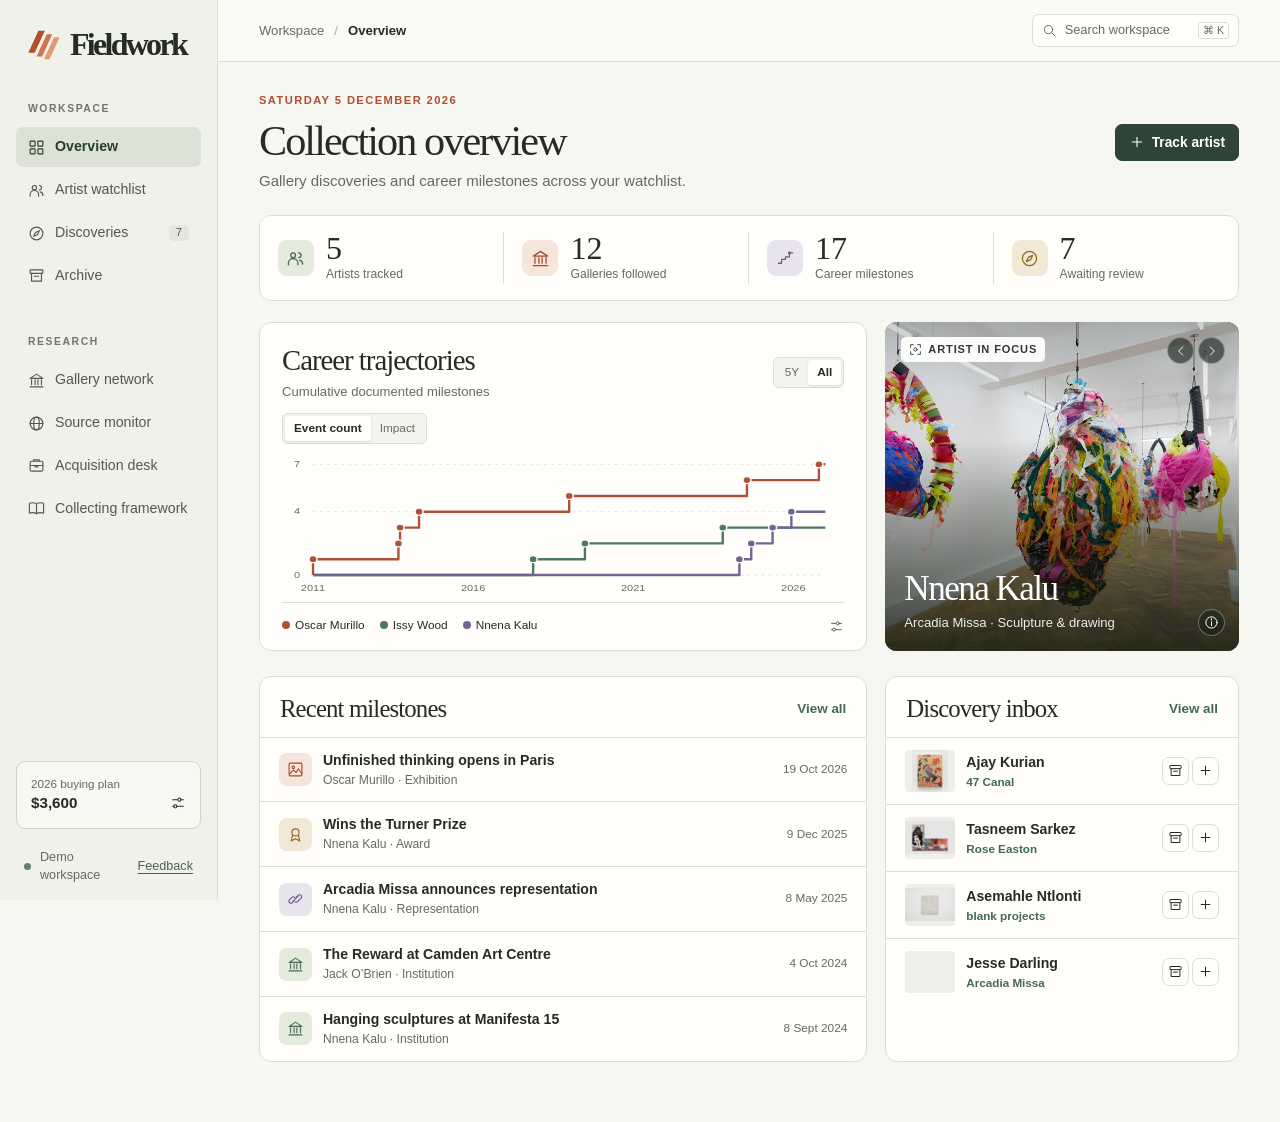
<file: index.html>
<!doctype html>
<html lang="en">
  <head>
    <meta charset="utf-8" />
    <meta name="viewport" content="width=device-width,initial-scale=1" />
    <meta name="theme-color" content="#f7f7f2" />
    <title>Fieldwork — Collector workspace</title>
    <link rel="stylesheet" href="./style.css" />
    <link rel="stylesheet" href="./worksheet.css" />
    <link rel="stylesheet" href="./profile.css" />
    <link rel="stylesheet" href="./discoveries.css" />
    <link
      rel="icon"
      href="data:image/svg+xml,%3Csvg xmlns='http://www.w3.org/2000/svg' viewBox='0 0 40 40'%3E%3Crect width='40' height='40' rx='8' fill='%23bf5336'/%3E%3Cpath d='m8 29 8-20h7l-8 20zm10 0 8-20h6l-8 20z' fill='white'/%3E%3C/svg%3E"
    />
    <!-- Public sample workspace -->
    <script defer src="./demo-projection.js"></script>
    <script defer src="./demo-api.js"></script>
    <script defer src="./worksheet.js"></script>
    <script defer src="./profile.js"></script>
    <script defer src="./gallery-tiers.js"></script>
    <script defer src="./network.js"></script>
    <script defer src="./discovery-order.js"></script>
    <script defer src="./discovery-views.js"></script>
    <script defer src="./discoveries.js"></script>
    <script defer src="./milestone-impact.js"></script>
    <script defer src="./app.js"></script>
  </head>
  <body>
    <a class="skip" href="#main">Skip to content</a>
    <div id="app"><main class="loading">Opening Fieldwork…</main></div>
    <dialog id="dialog">
      <header>
        <h2></h2>
        <button class="icon-btn" aria-label="Close dialog" id="dialog-close">
          ×
        </button>
      </header>
      <div id="dialog-body"></div>
    </dialog>
    <div id="toast" role="status" aria-live="polite"></div>
  </body>
</html>
</file>
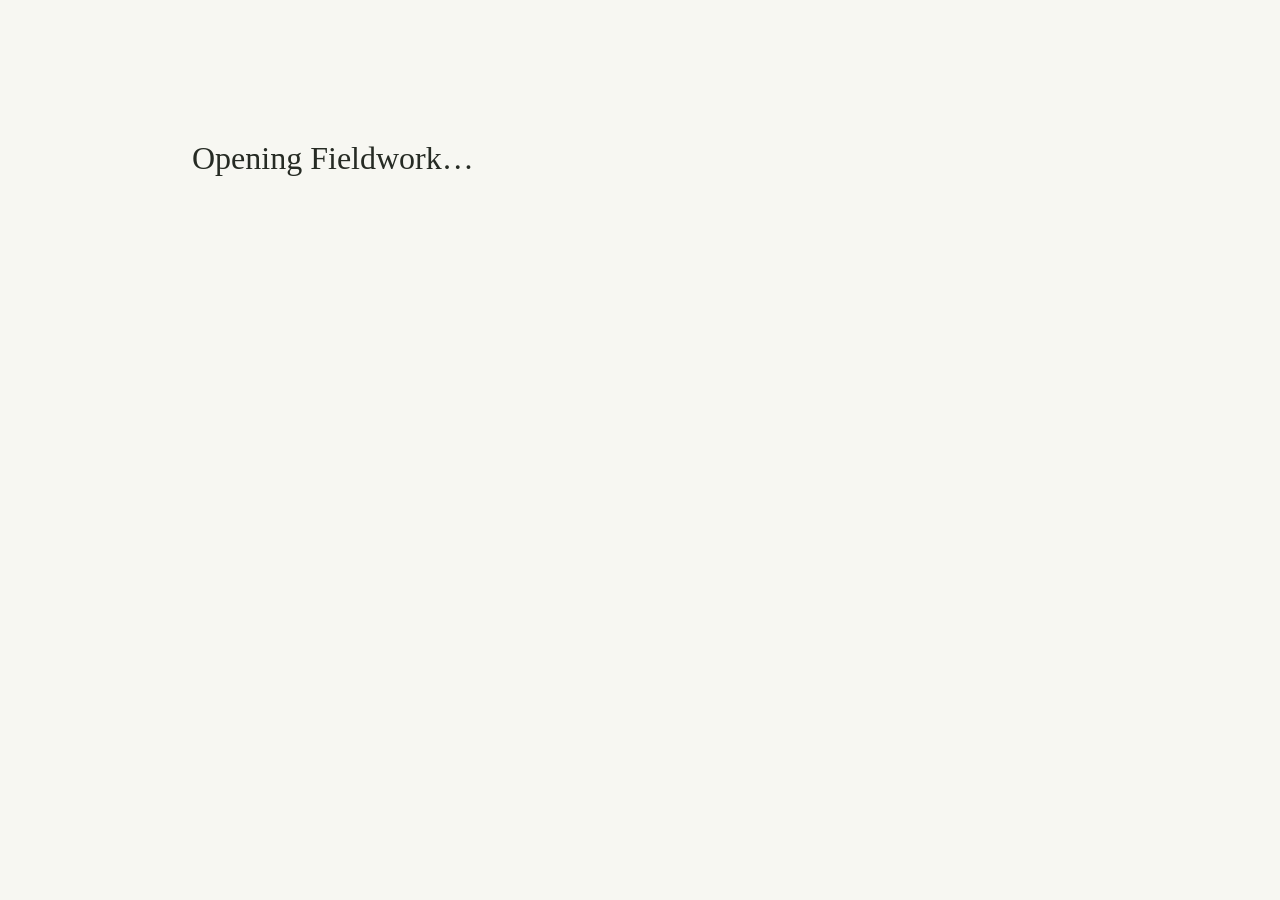
<file: artists.html>
<!doctype html>
<html lang="en"><head><meta charset="utf-8"><title>Artist watchlist · Fieldwork</title>
<meta http-equiv="refresh" content="0;url=./#artists"></head>
<body><a href="./#artists">Open the artist watchlist</a></body></html>
</file>
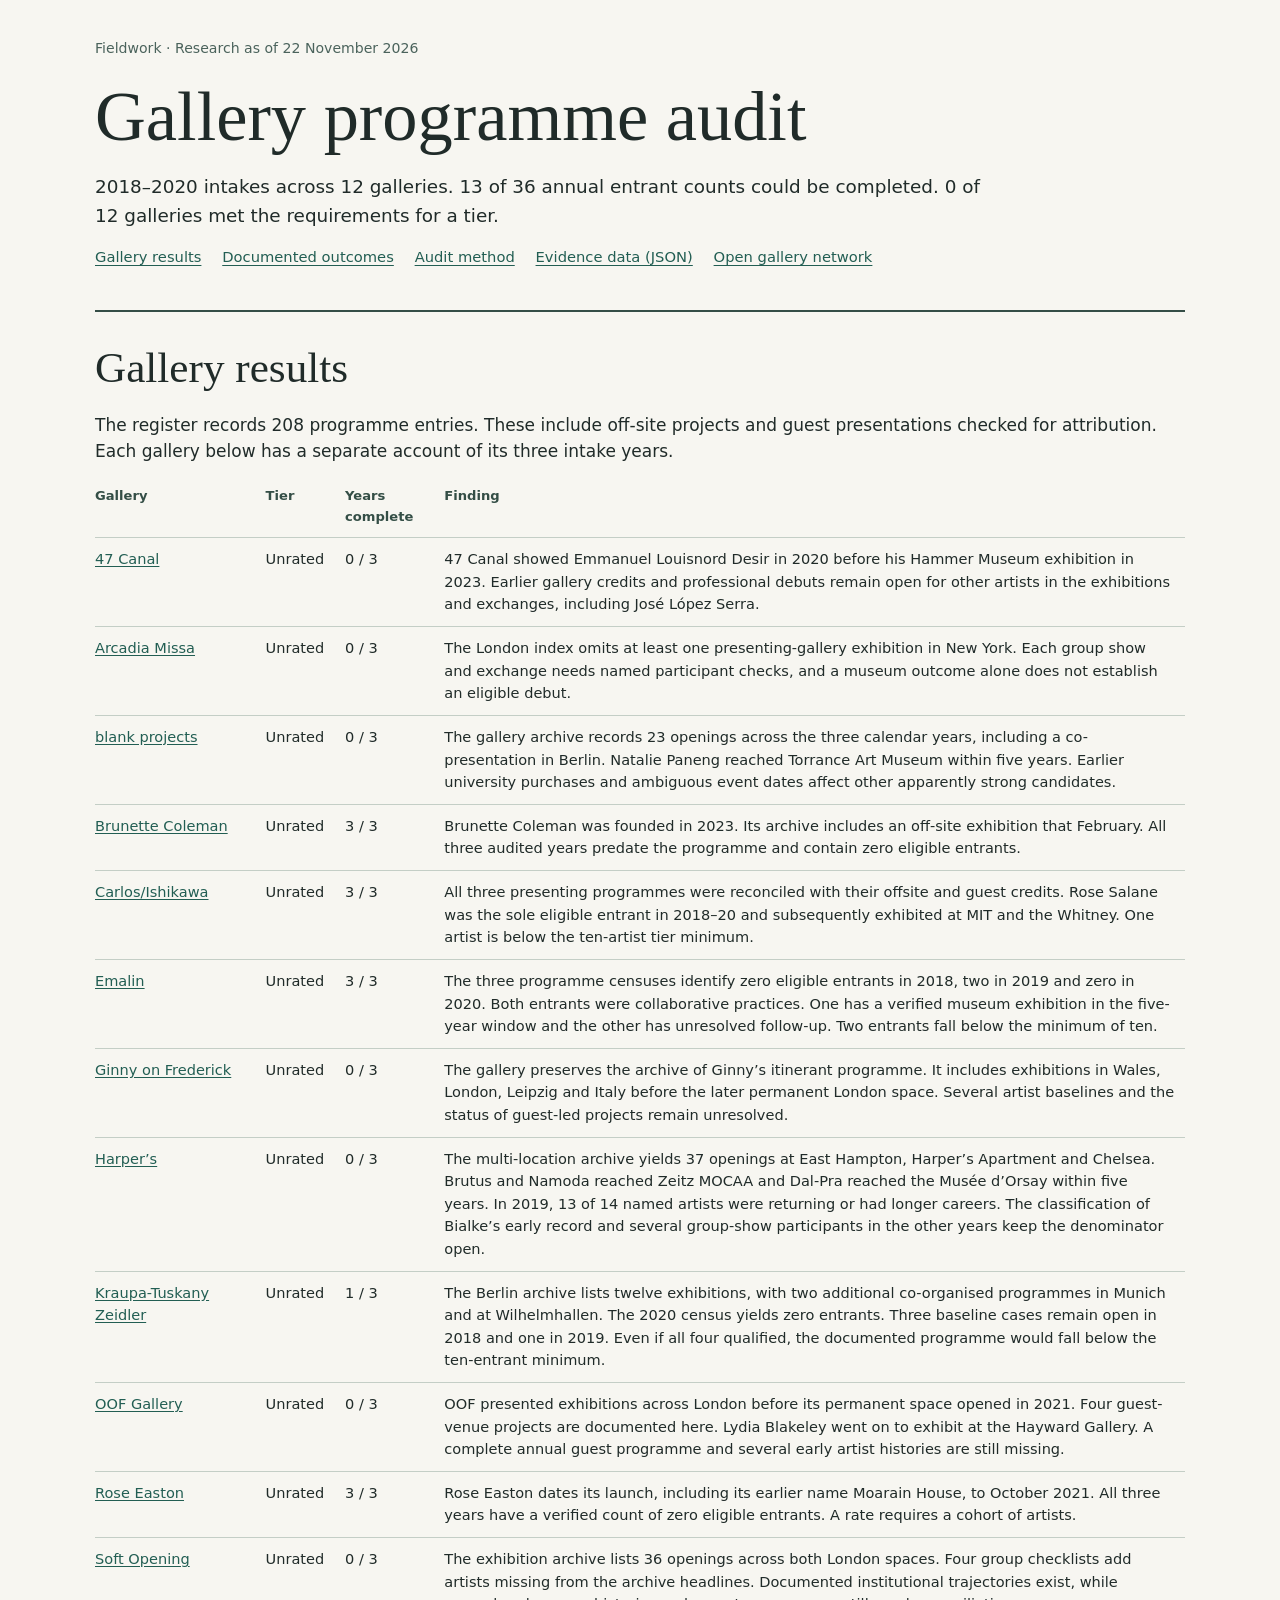
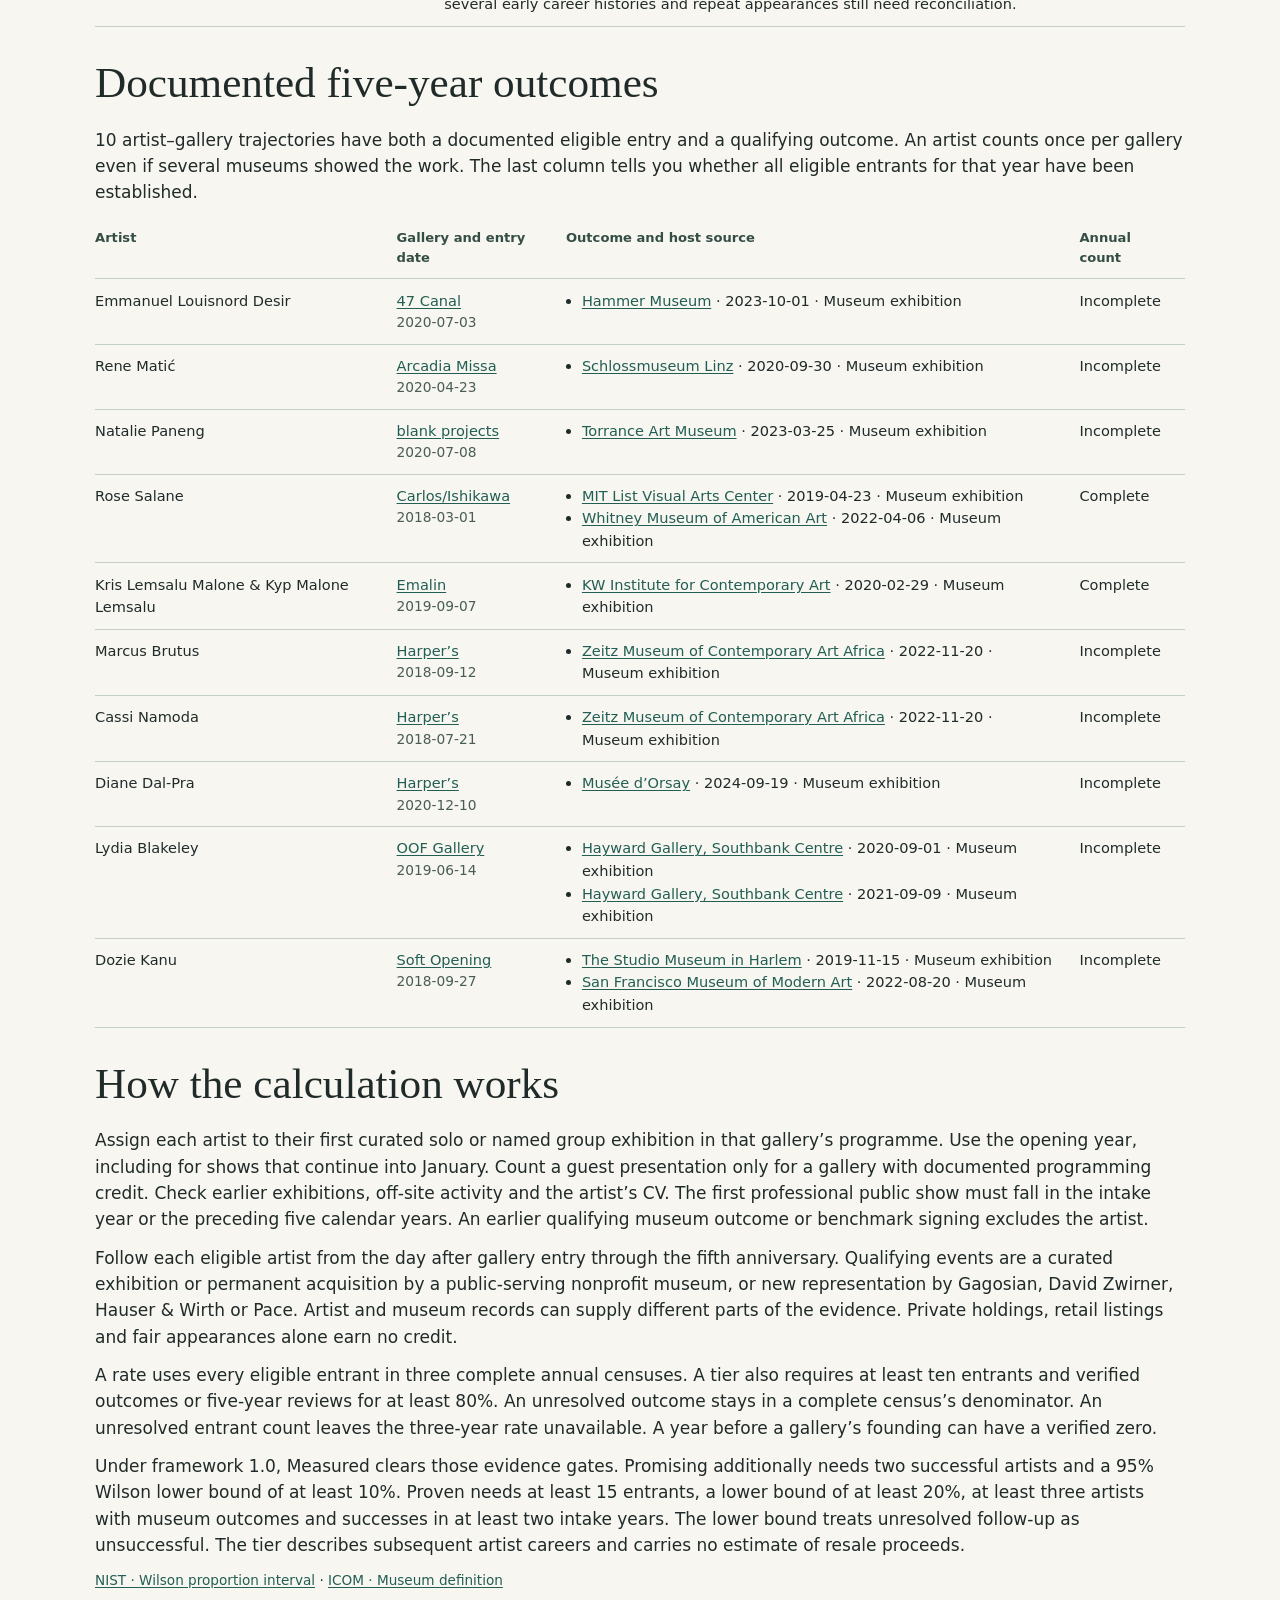
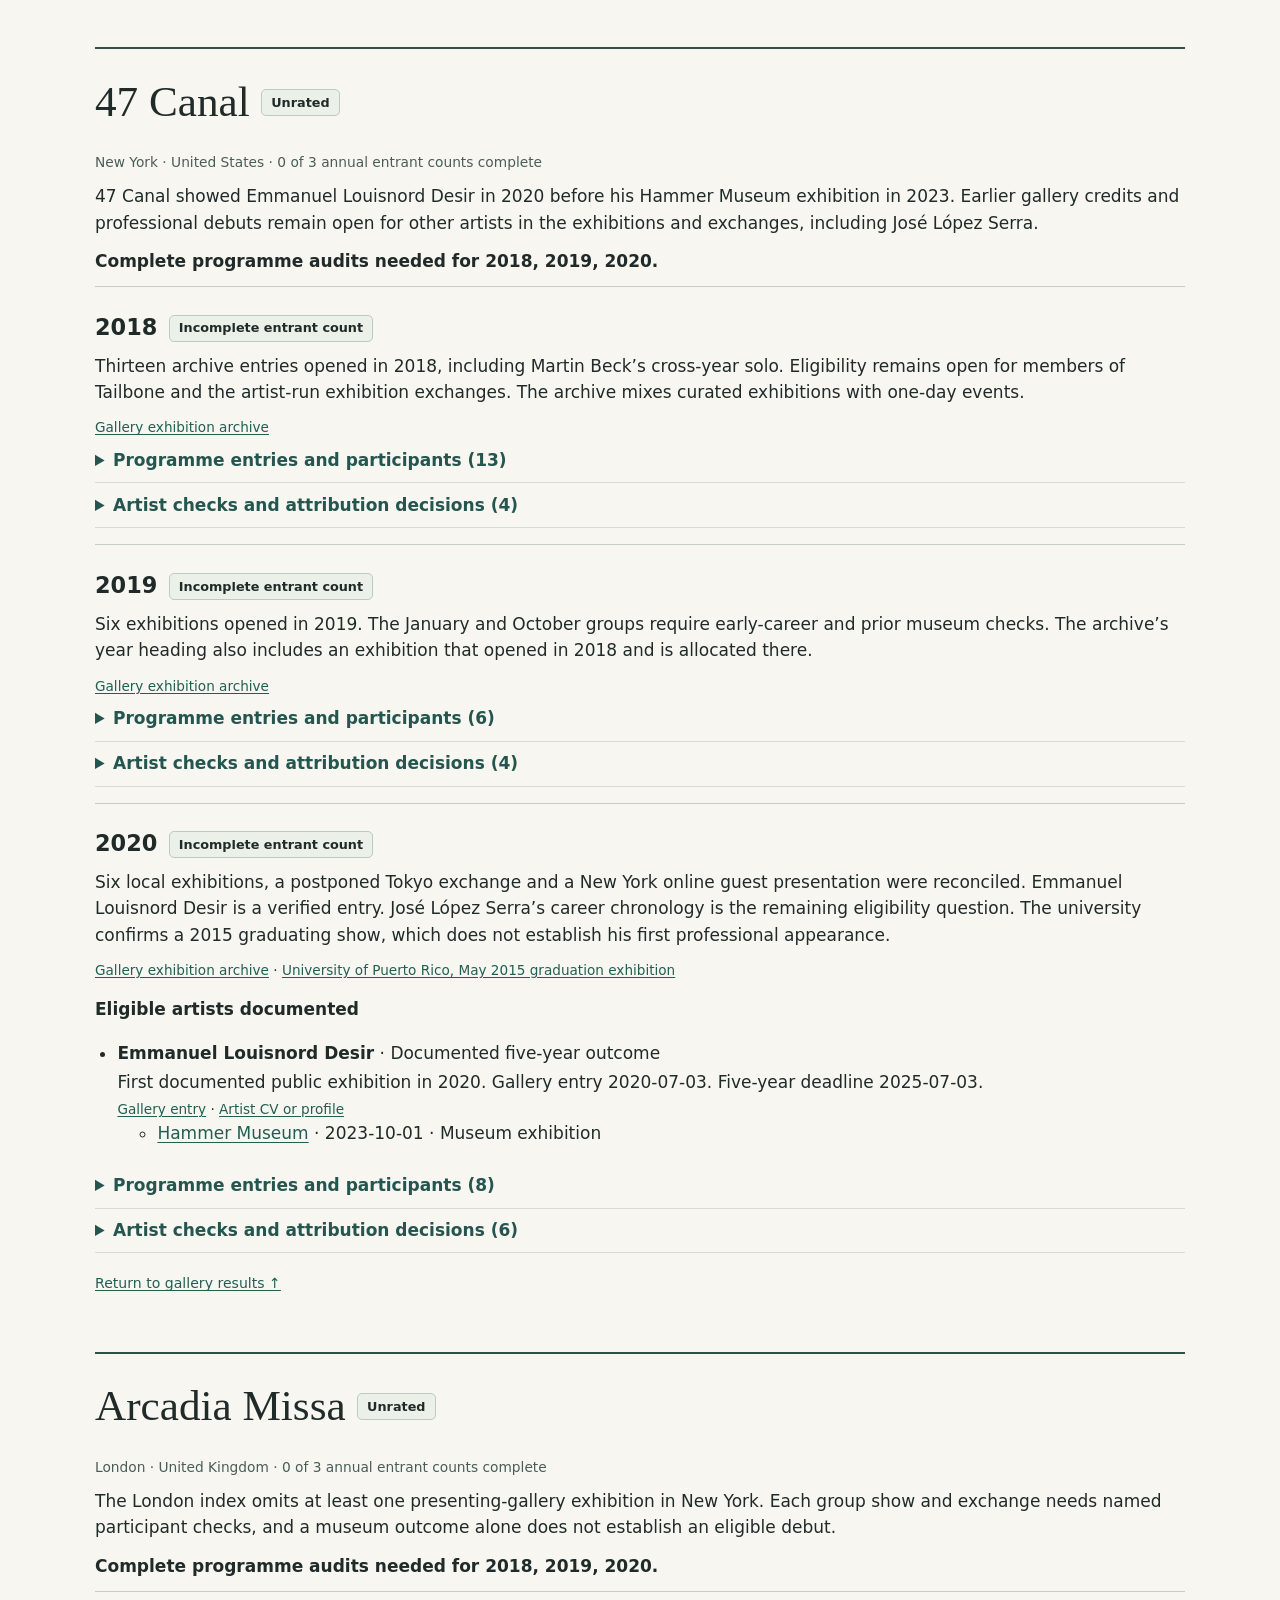
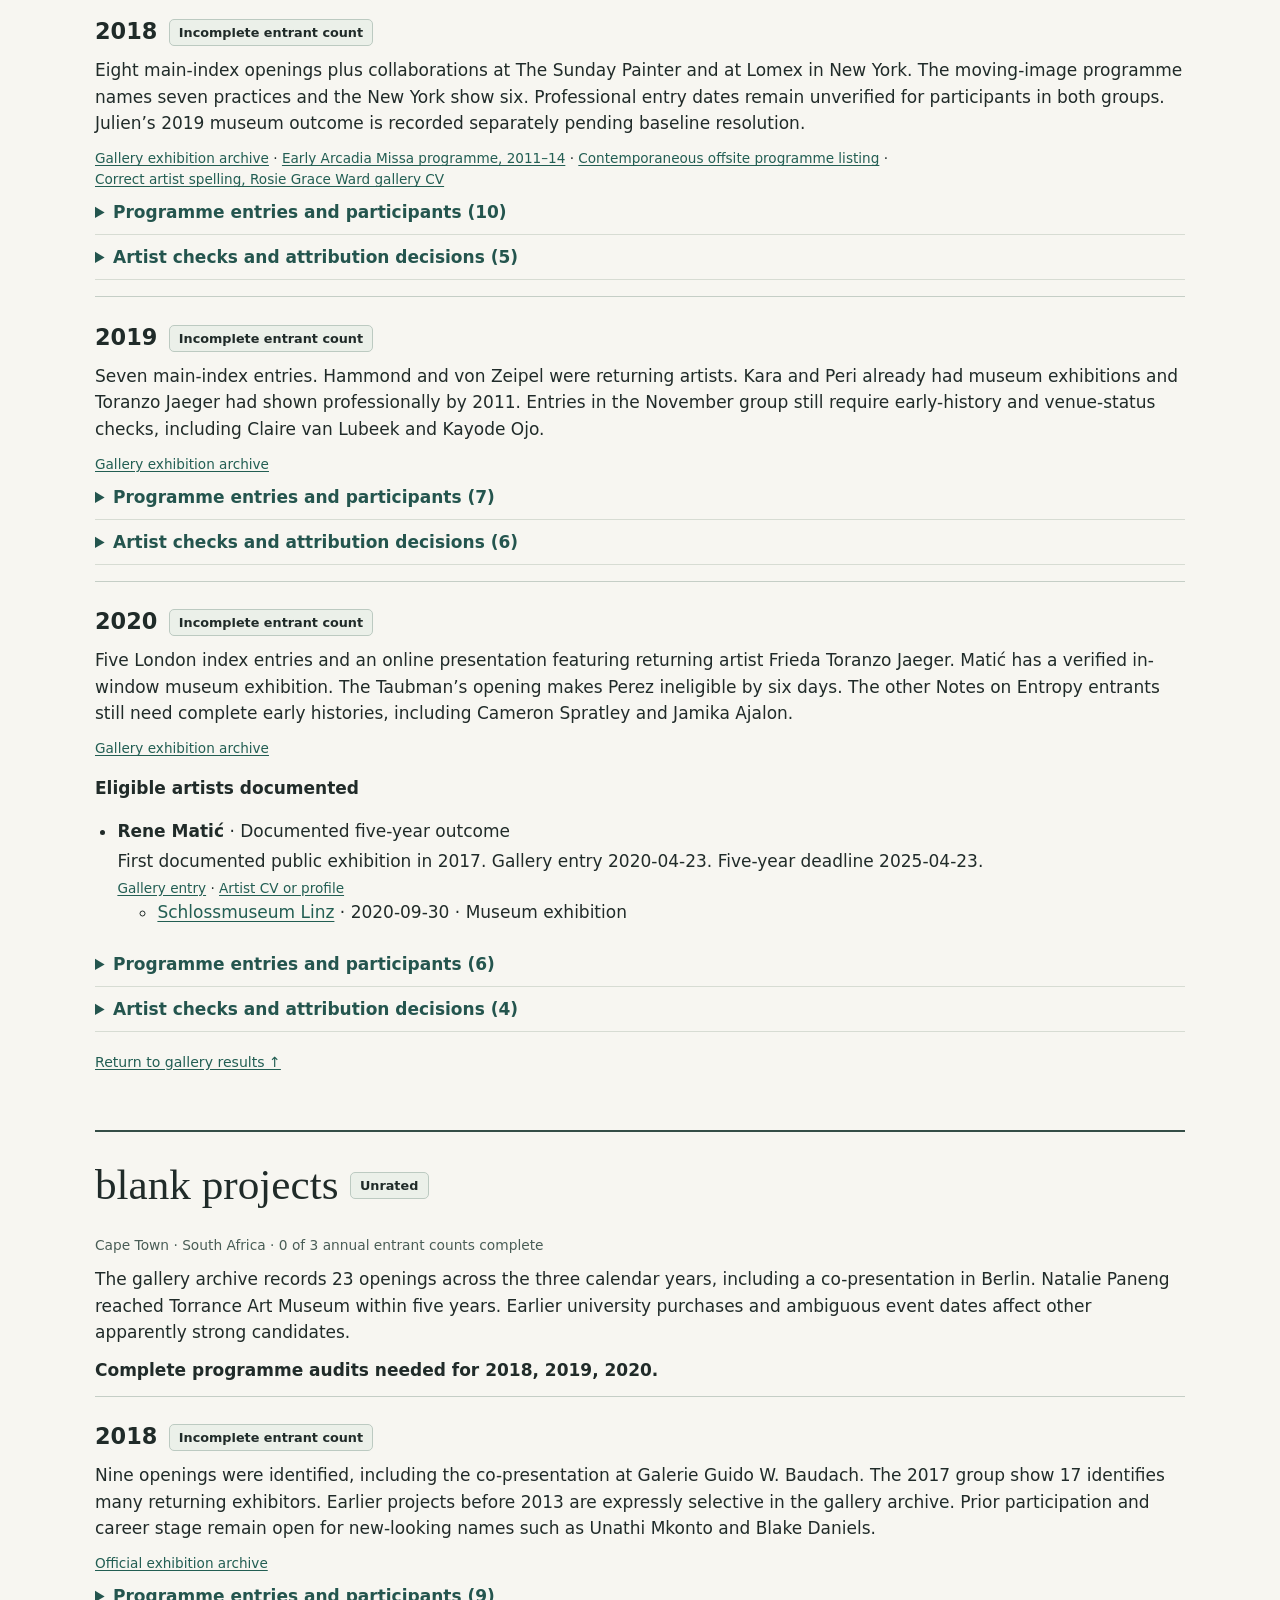
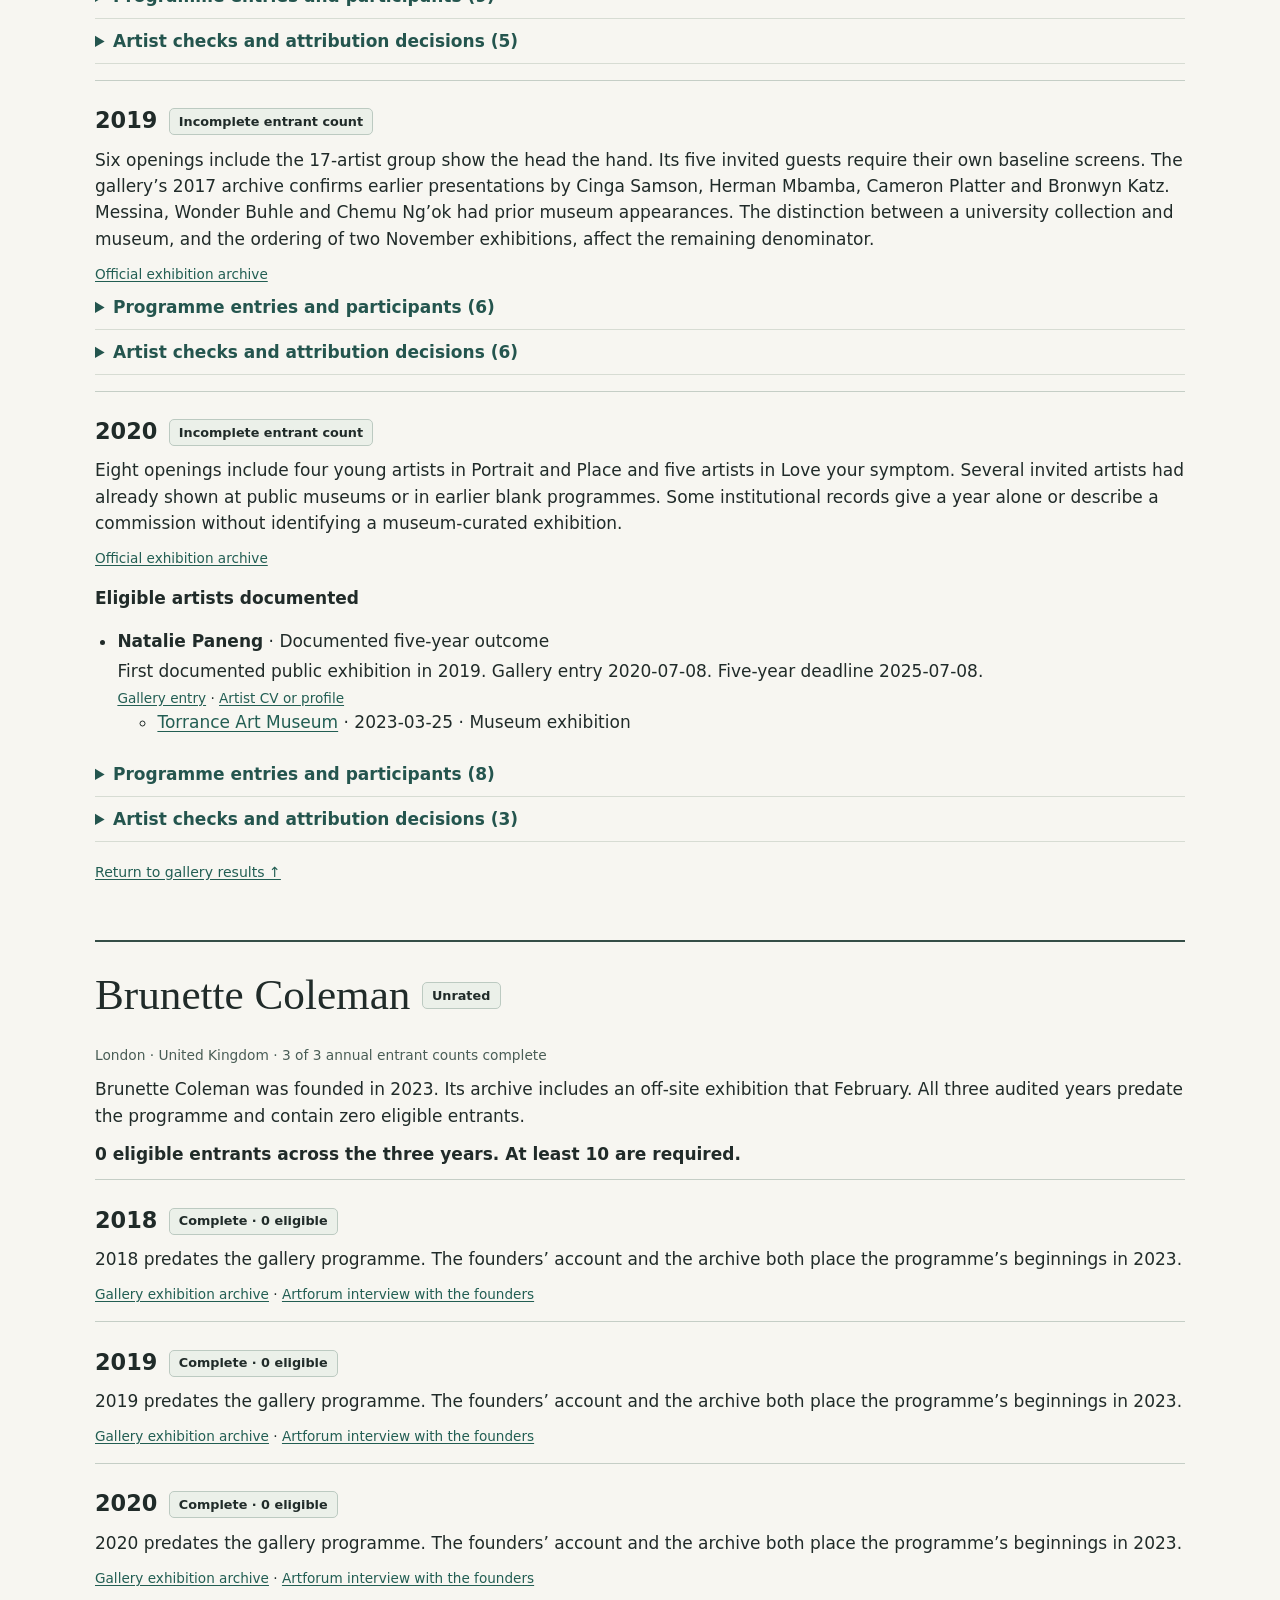
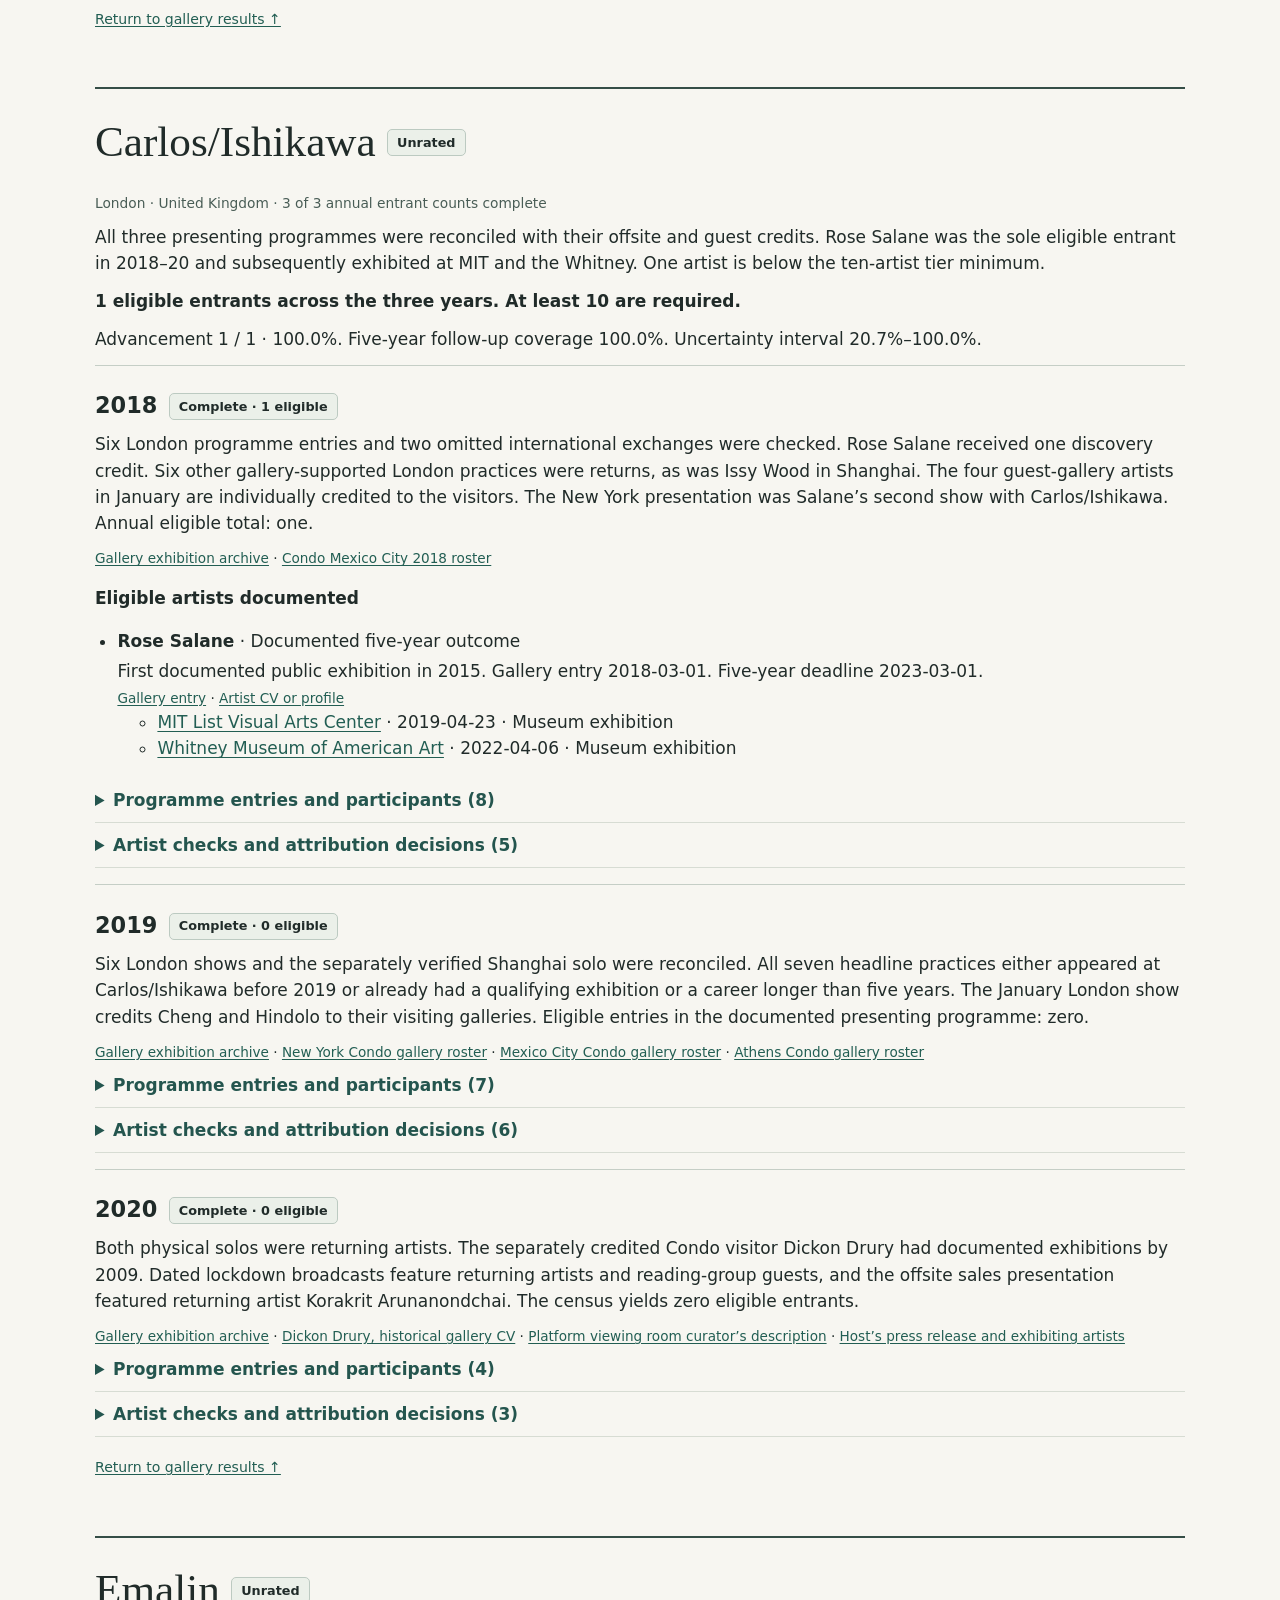
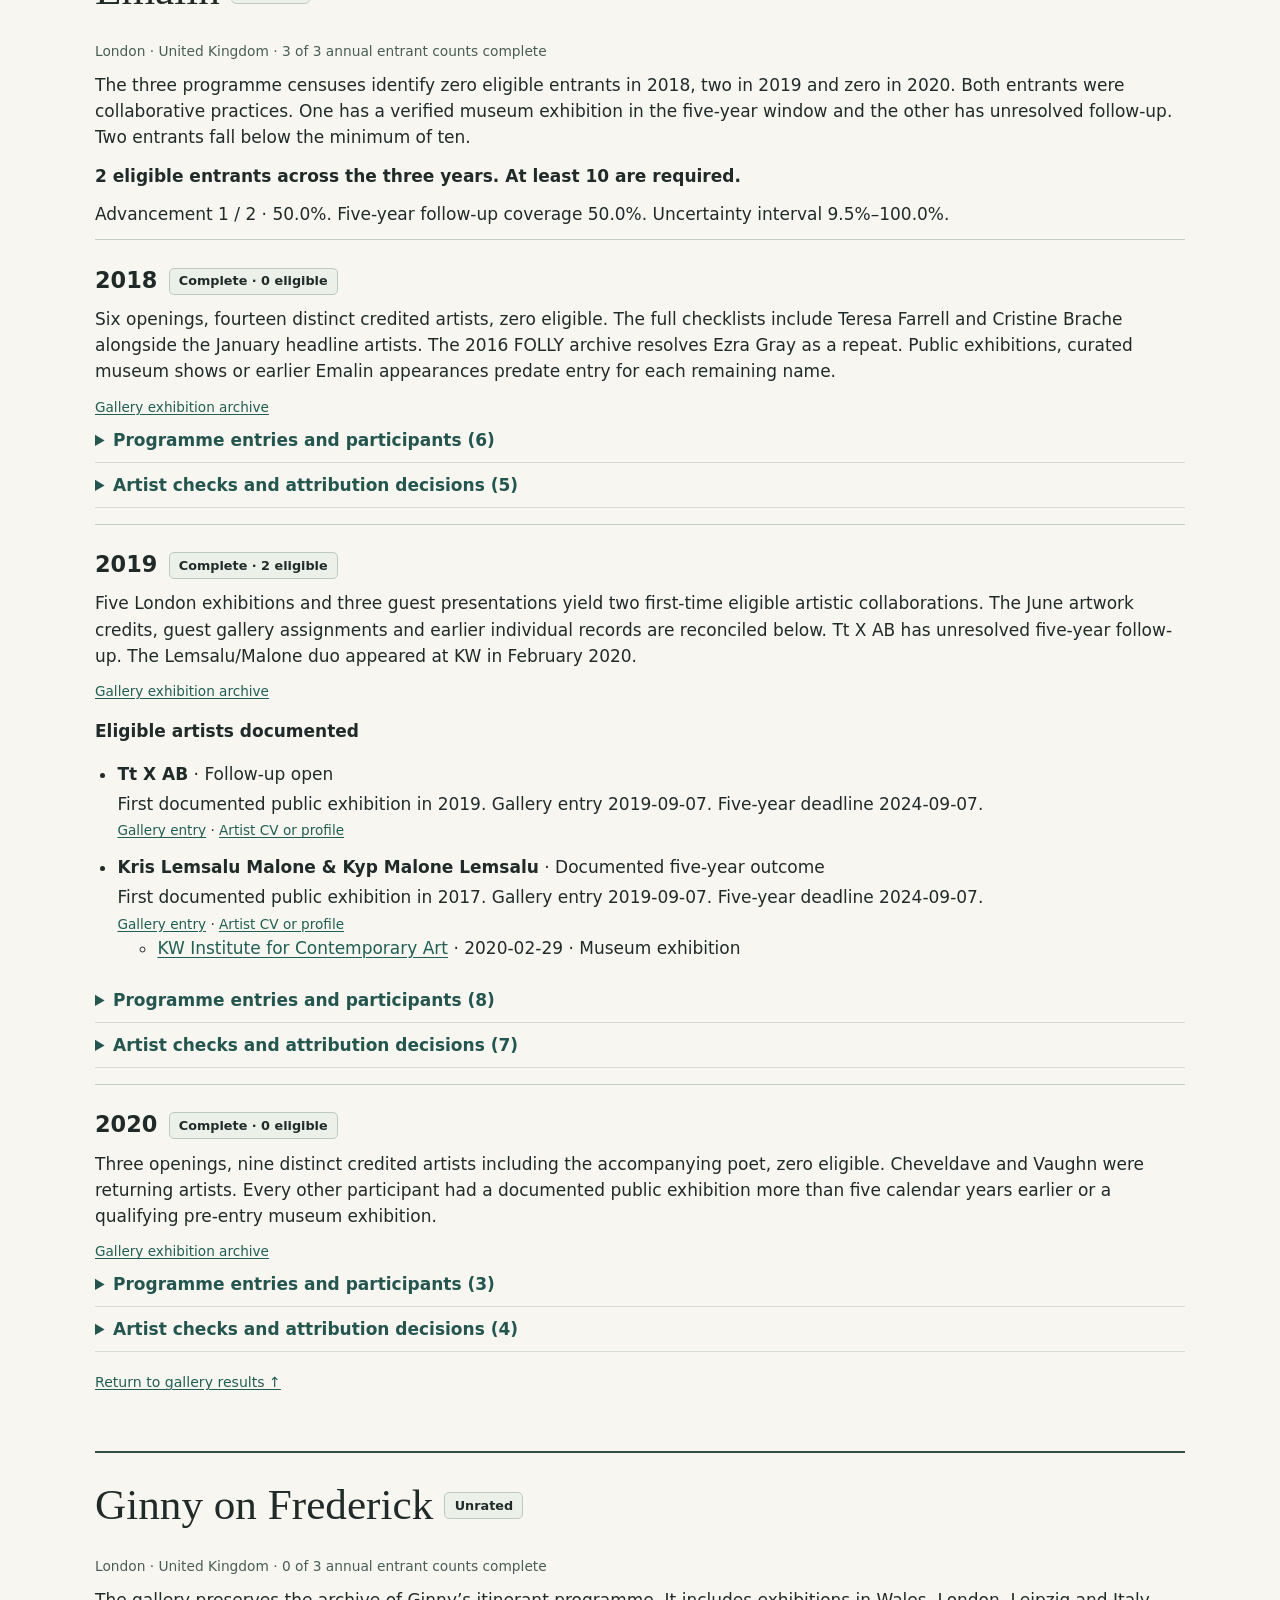
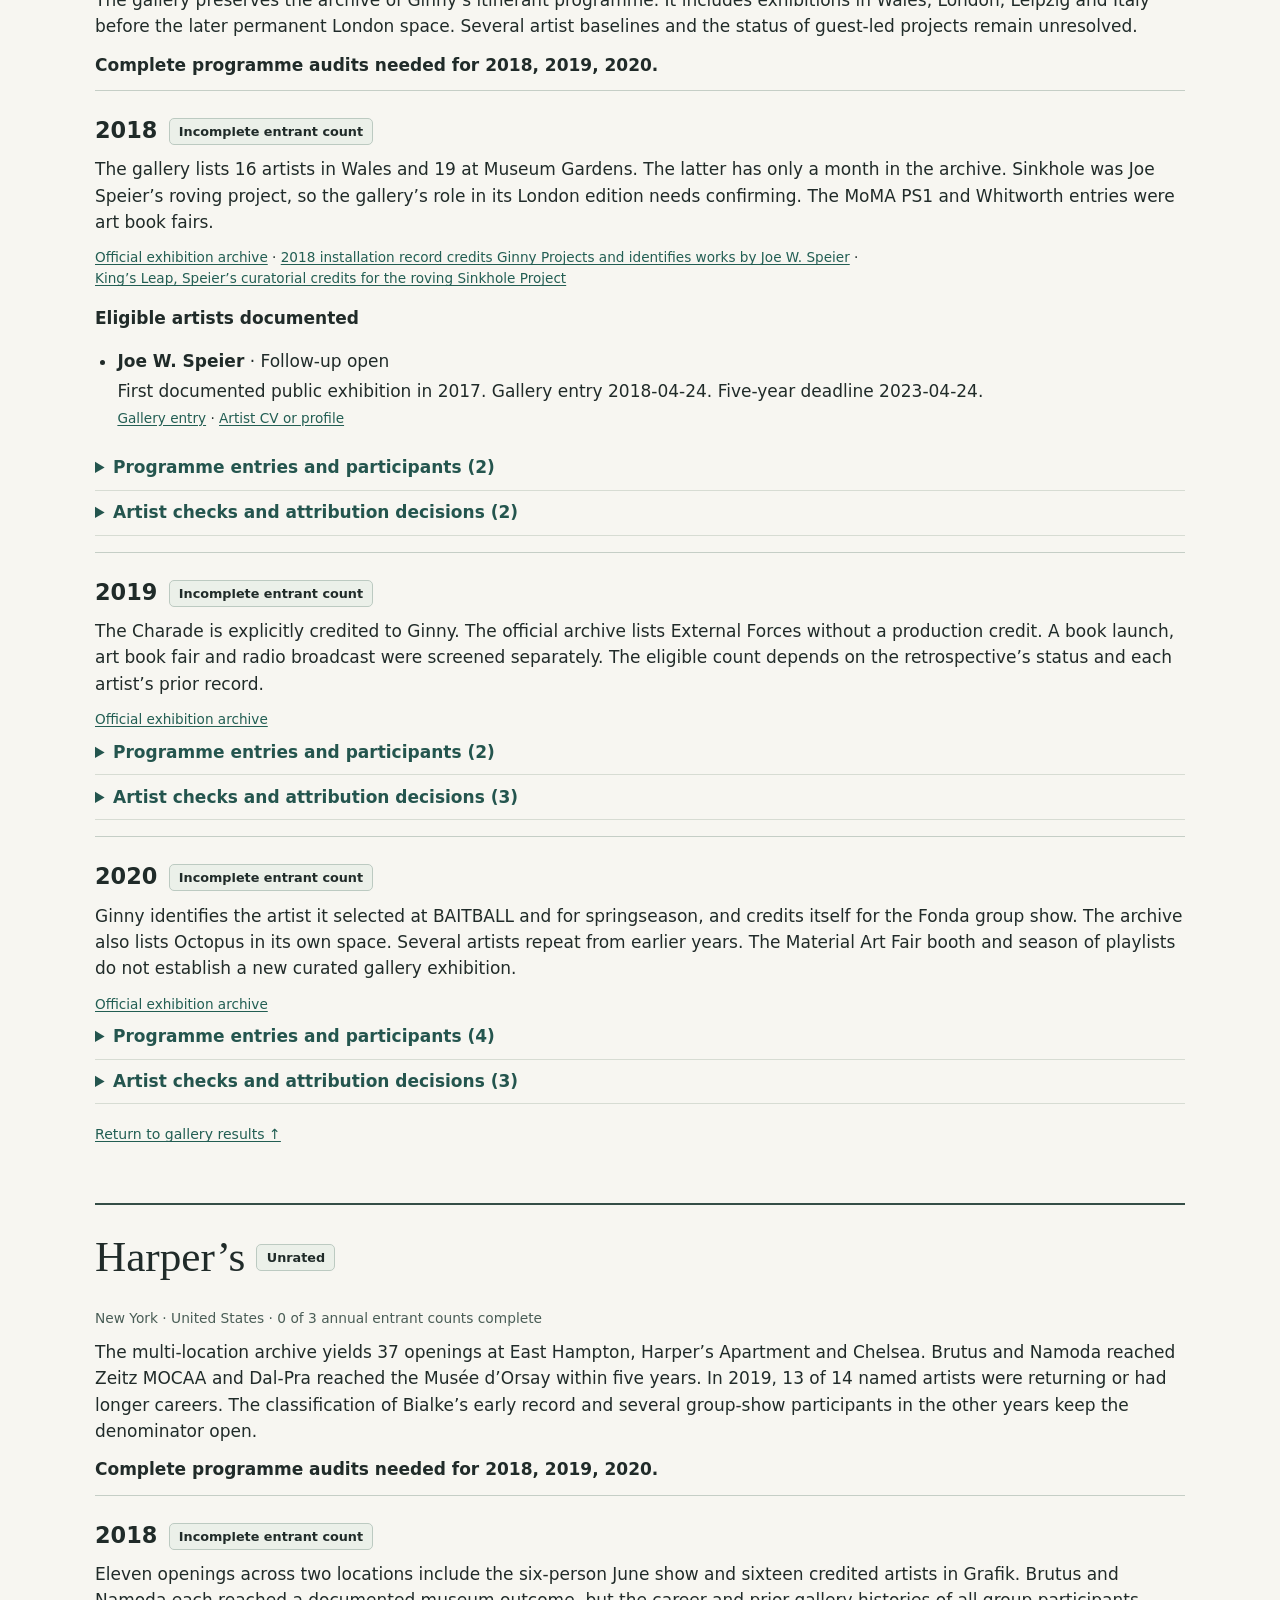
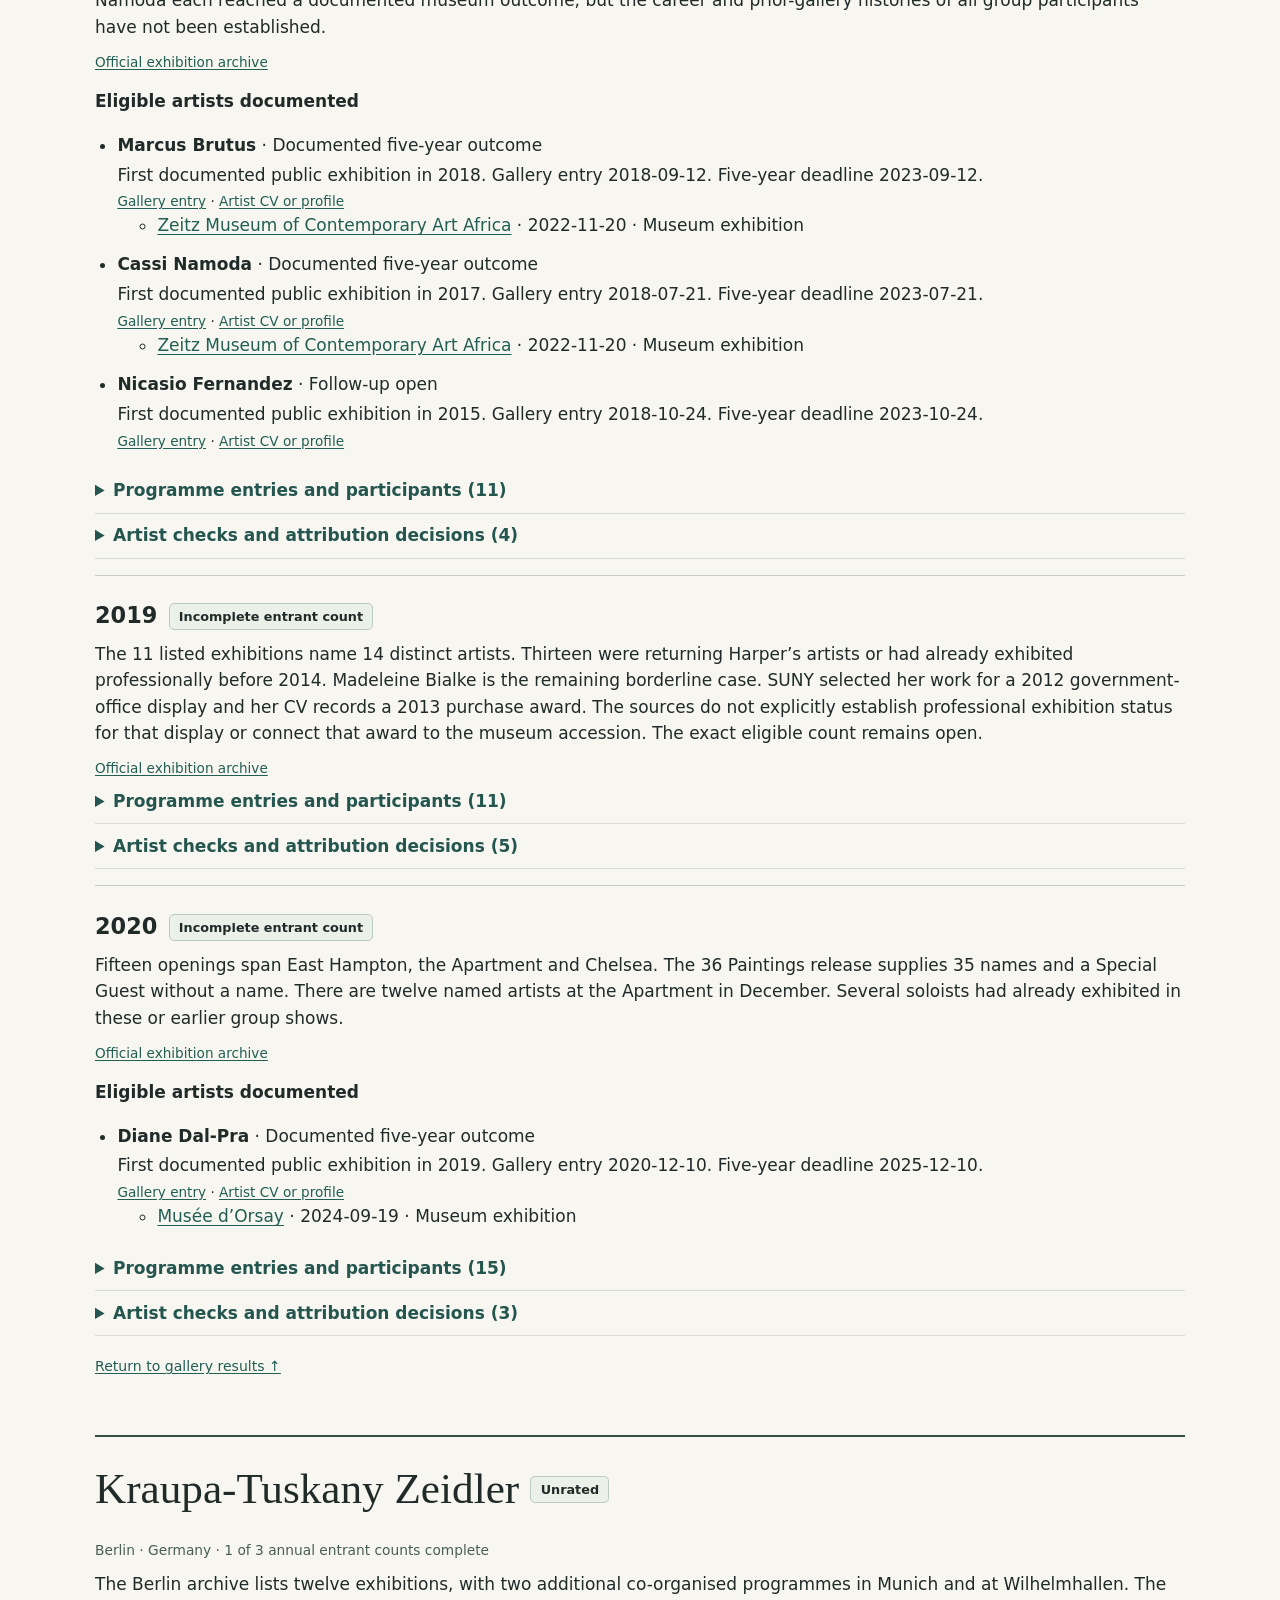
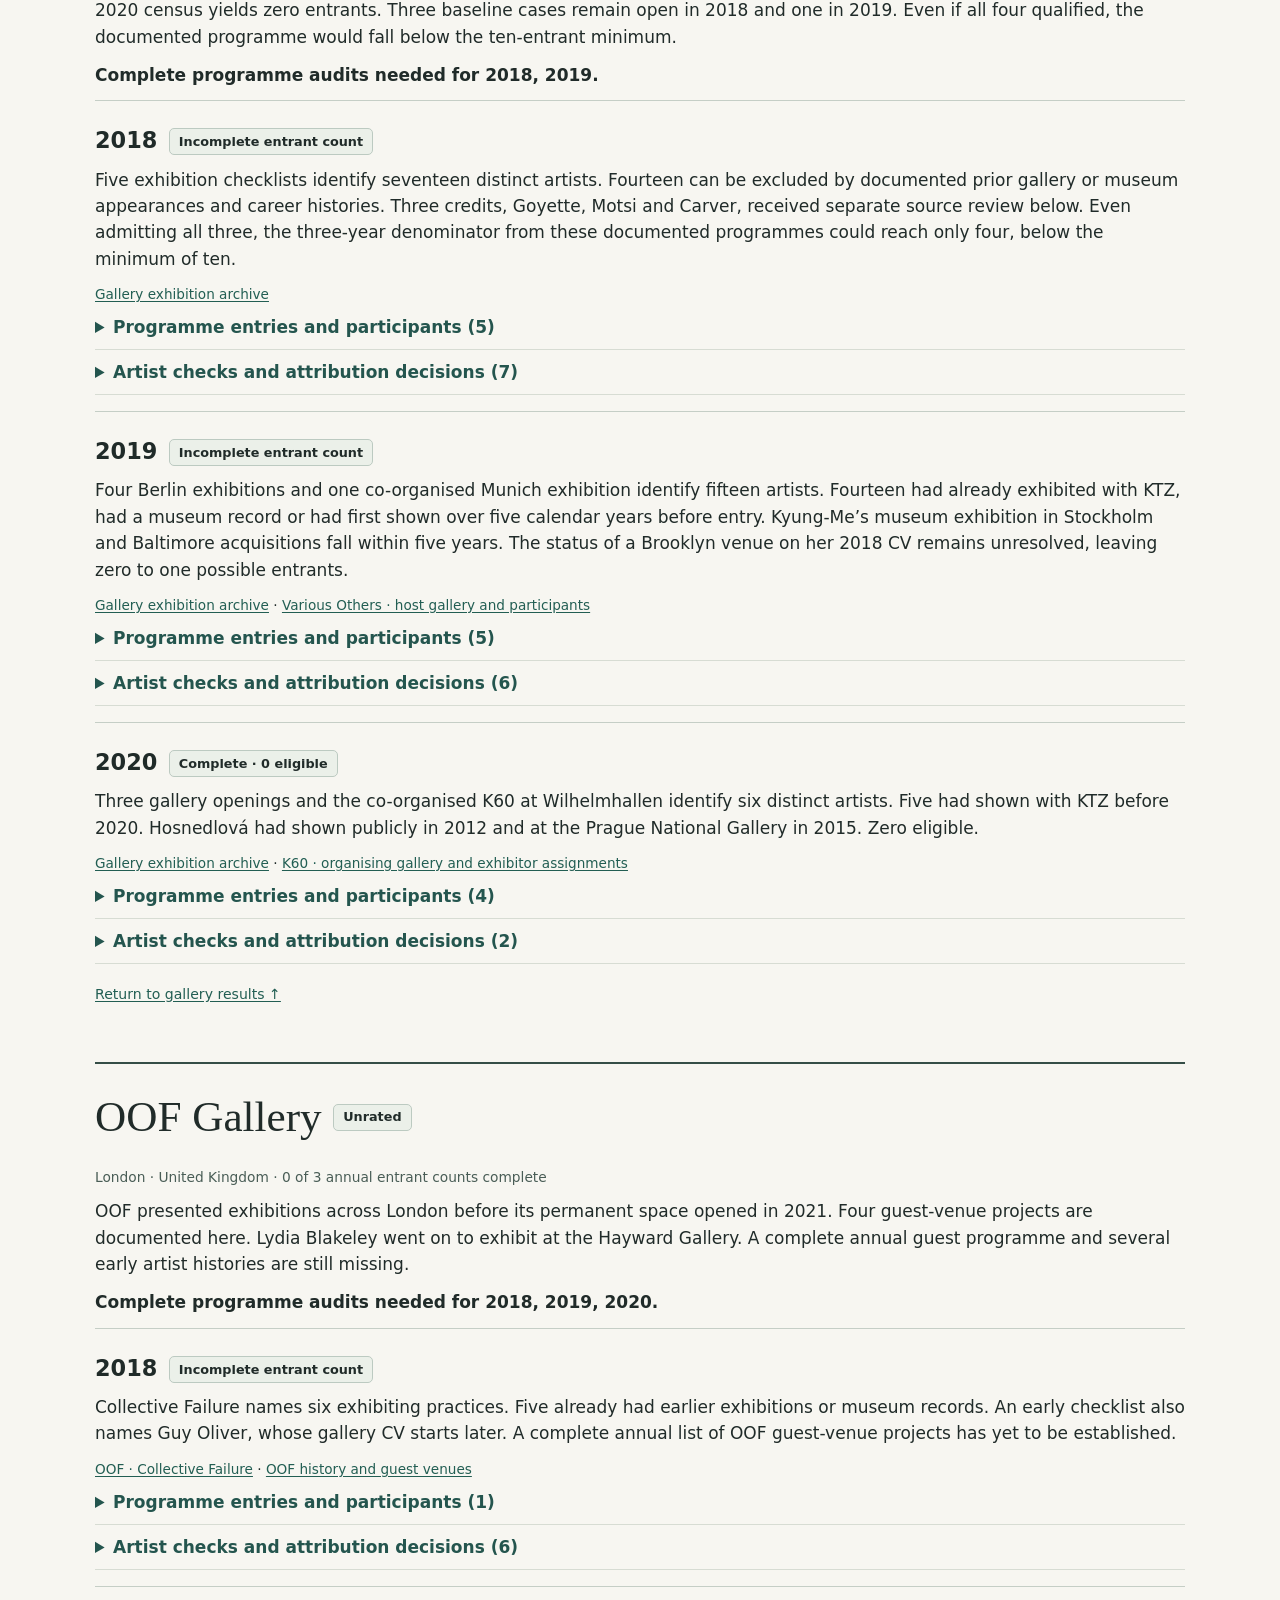
<file: gallery-programmes-2018-2020.html>
<!doctype html><html lang="en"><head><meta charset="utf-8"><meta name="viewport" content="width=device-width, initial-scale=1"><title>2018–2020 gallery programme audit · Fieldwork</title><style>
body{margin:0;background:#f7f6f1;color:#202b29;font:17px/1.55 system-ui,sans-serif}main{max-width:1090px;padding:38px 5vw 70px;margin:auto}a{color:#225e53;text-underline-offset:.17em;overflow-wrap:anywhere}a:hover{color:#092f29}header{padding-bottom:25px;border-bottom:2px solid #354e47}h1,h2{font-family:Georgia,serif;font-weight:500;line-height:1.13}h1{font-size:clamp(2.4rem,6vw,4.4rem);margin:.24em 0}h2{font-size:clamp(1.8rem,4vw,2.7rem);margin:.44em 0}h3{font-size:1.4rem;margin:.5rem 0}h4{margin:.9em 0 .25em}p{margin:.5em 0 .7em}.lede{font-size:1.15rem;max-width:77ch}.place,.date,small{display:block;color:#495d56;font-size:.86rem}.status{display:inline-block;font:600 .8rem/1.2 system-ui,sans-serif;padding:.3rem .58rem;border:1px solid #bccac1;background:#ebf0e9;border-radius:5px;margin-left:.7rem;vertical-align:middle}.sectiontitle{display:flex;align-items:center;flex-wrap:wrap}.gallery{margin:3.5rem 0 0;border-top:2px solid #354e47;padding-top:.6rem}.decision{font-weight:600}.year{border-top:1px solid #c5cec6;padding:.9rem 0 1rem}.refs{font-size:.85rem}.refs a{display:inline-block}details{padding:.55rem 0;border-bottom:1px solid #d7dcd3}summary{cursor:pointer;color:#24554e;font-weight:600}.cases,.records{padding-left:1.4rem}.cases>li,.records>li{margin:.8rem 0}.cases p{margin:.2em 0}.top{font-size:.88rem}.scroll{overflow:auto}table{border-collapse:collapse;width:100%;font-size:.91rem}th,td{text-align:left;vertical-align:top;padding:.63rem .65rem;border-bottom:1px solid #c4cec6}th{color:#344e46;font-size:.82rem}th:first-child,td:first-child{padding-left:0}.compact{margin:0;padding-left:1rem}nav{display:flex;gap:1.3rem;flex-wrap:wrap;margin:1rem 0;font-size:.92rem}.overview td:nth-child(1){min-width:9rem}.overview td:nth-child(3){white-space:nowrap}section[id],article[id]{scroll-margin-top:1rem}:target>h3,:target>.sectiontitle{color:#0b5a50}.meta{font-size:.88rem;color:#4b635c}.summary{margin:2rem 0}
@media(max-width:650px){main{padding:20px 4vw}.overview td:first-child{min-width:6.6rem}table{font-size:.83rem}th,td{padding:.48rem .4rem}.status{margin-left:.4rem}.overview th:last-child,.overview td:last-child{min-width:14rem}}
@media print{body{font-size:11pt;background:white}main{max-width:none;padding:0}.gallery{break-before:page}.scroll{overflow:visible}nav,.top{display:none}a{color:inherit}h2,h3{break-after:avoid}.records li,.cases>li{break-inside:avoid}details::details-content{display:contents}}
</style></head><body><main><header><div class="meta">Fieldwork · Research as of 22 November 2026</div><h1>Gallery programme audit</h1><p class="lede">2018–2020 intakes across 12 galleries. 13 of 36 annual entrant counts could be completed. 0 of 12 galleries met the requirements for a tier.</p><nav><a href="#results">Gallery results</a><a href="#outcomes">Documented outcomes</a><a href="#method">Audit method</a><a href="gallery-programmes-2018-2020.json">Evidence data (JSON)</a><a href="./#galleries">Open gallery network</a></nav></header>
<section class="summary overview" id="results"><h2>Gallery results</h2><p>The register records 208 programme entries. These include off-site projects and guest presentations checked for attribution. Each gallery below has a separate account of its three intake years.</p><div class="scroll"><table><thead><tr><th scope="col">Gallery</th><th scope="col">Tier</th><th scope="col">Years complete</th><th scope="col">Finding</th></tr></thead><tbody><tr><td><a href="#47-canal">47 Canal</a></td><td>Unrated</td><td>0 / 3</td><td>47 Canal showed Emmanuel Louisnord Desir in 2020 before his Hammer Museum exhibition in 2023. Earlier gallery credits and professional debuts remain open for other artists in the exhibitions and exchanges, including José López Serra.</td></tr><tr><td><a href="#arcadia-missa">Arcadia Missa</a></td><td>Unrated</td><td>0 / 3</td><td>The London index omits at least one presenting-gallery exhibition in New York. Each group show and exchange needs named participant checks, and a museum outcome alone does not establish an eligible debut.</td></tr><tr><td><a href="#blank-projects">blank projects</a></td><td>Unrated</td><td>0 / 3</td><td>The gallery archive records 23 openings across the three calendar years, including a co-presentation in Berlin. Natalie Paneng reached Torrance Art Museum within five years. Earlier university purchases and ambiguous event dates affect other apparently strong candidates.</td></tr><tr><td><a href="#brunette-coleman">Brunette Coleman</a></td><td>Unrated</td><td>3 / 3</td><td>Brunette Coleman was founded in 2023. Its archive includes an off-site exhibition that February. All three audited years predate the programme and contain zero eligible entrants.</td></tr><tr><td><a href="#carlos-ishikawa">Carlos/Ishikawa</a></td><td>Unrated</td><td>3 / 3</td><td>All three presenting programmes were reconciled with their offsite and guest credits. Rose Salane was the sole eligible entrant in 2018–20 and subsequently exhibited at MIT and the Whitney. One artist is below the ten-artist tier minimum.</td></tr><tr><td><a href="#emalin">Emalin</a></td><td>Unrated</td><td>3 / 3</td><td>The three programme censuses identify zero eligible entrants in 2018, two in 2019 and zero in 2020. Both entrants were collaborative practices. One has a verified museum exhibition in the five-year window and the other has unresolved follow-up. Two entrants fall below the minimum of ten.</td></tr><tr><td><a href="#ginny-on-frederick">Ginny on Frederick</a></td><td>Unrated</td><td>0 / 3</td><td>The gallery preserves the archive of Ginny’s itinerant programme. It includes exhibitions in Wales, London, Leipzig and Italy before the later permanent London space. Several artist baselines and the status of guest-led projects remain unresolved.</td></tr><tr><td><a href="#harpers">Harper’s</a></td><td>Unrated</td><td>0 / 3</td><td>The multi-location archive yields 37 openings at East Hampton, Harper’s Apartment and Chelsea. Brutus and Namoda reached Zeitz MOCAA and Dal-Pra reached the Musée d’Orsay within five years. In 2019, 13 of 14 named artists were returning or had longer careers. The classification of Bialke’s early record and several group-show participants in the other years keep the denominator open.</td></tr><tr><td><a href="#kraupa-tuskany-zeidler">Kraupa-Tuskany Zeidler</a></td><td>Unrated</td><td>1 / 3</td><td>The Berlin archive lists twelve exhibitions, with two additional co-organised programmes in Munich and at Wilhelmhallen. The 2020 census yields zero entrants. Three baseline cases remain open in 2018 and one in 2019. Even if all four qualified, the documented programme would fall below the ten-entrant minimum.</td></tr><tr><td><a href="#oof-gallery">OOF Gallery</a></td><td>Unrated</td><td>0 / 3</td><td>OOF presented exhibitions across London before its permanent space opened in 2021. Four guest-venue projects are documented here. Lydia Blakeley went on to exhibit at the Hayward Gallery. A complete annual guest programme and several early artist histories are still missing.</td></tr><tr><td><a href="#rose-easton">Rose Easton</a></td><td>Unrated</td><td>3 / 3</td><td>Rose Easton dates its launch, including its earlier name Moarain House, to October 2021. All three years have a verified count of zero eligible entrants. A rate requires a cohort of artists.</td></tr><tr><td><a href="#soft-opening">Soft Opening</a></td><td>Unrated</td><td>0 / 3</td><td>The exhibition archive lists 36 openings across both London spaces. Four group checklists add artists missing from the archive headlines. Documented institutional trajectories exist, while several early career histories and repeat appearances still need reconciliation.</td></tr></tbody></table></div></section>
<section class="summary" id="outcomes"><h2>Documented five-year outcomes</h2><p>10 artist–gallery trajectories have both a documented eligible entry and a qualifying outcome. An artist counts once per gallery even if several museums showed the work. The last column tells you whether all eligible entrants for that year have been established.</p><div class="scroll"><table><thead><tr><th scope="col">Artist</th><th scope="col">Gallery and entry date</th><th scope="col">Outcome and host source</th><th scope="col">Annual count</th></tr></thead><tbody><tr><td>Emmanuel Louisnord Desir</td><td><a href="#47-canal-2020">47 Canal</a><small>2020-07-03</small></td><td><ul class="compact"><li><a href="https://hammer.ucla.edu/exhibitions/2023/made-la-2023-acts-living">Hammer Museum</a> · 2023-10-01 · Museum exhibition</li></ul></td><td>Incomplete</td></tr><tr><td>Rene Matić</td><td><a href="#arcadia-missa-2020">Arcadia Missa</a><small>2020-04-23</small></td><td><ul class="compact"><li><a href="https://www.ooekultur.at/detail/friends-and-friends-of-friends-kuenstlergemeinschaften-im-zeitalter-der-sozialen-medien">Schlossmuseum Linz</a> · 2020-09-30 · Museum exhibition</li></ul></td><td>Incomplete</td></tr><tr><td>Natalie Paneng</td><td><a href="#blank-projects-2020">blank projects</a><small>2020-07-08</small></td><td><ul class="compact"><li><a href="https://www.torranceartmuseum.com/colab-press-23">Torrance Art Museum</a> · 2023-03-25 · Museum exhibition</li></ul></td><td>Incomplete</td></tr><tr><td>Rose Salane</td><td><a href="#carlos-ishikawa-2018">Carlos/Ishikawa</a><small>2018-03-01</small></td><td><ul class="compact"><li><a href="https://listart.mit.edu/exhibitions/list-projects-rose-salane">MIT List Visual Arts Center</a> · 2019-04-23 · Museum exhibition</li><li><a href="https://whitney.org/exhibitions/2022-biennial">Whitney Museum of American Art</a> · 2022-04-06 · Museum exhibition</li></ul></td><td>Complete</td></tr><tr><td>Kris Lemsalu Malone &amp; Kyp Malone Lemsalu</td><td><a href="#emalin-2019">Emalin</a><small>2019-09-07</small></td><td><ul class="compact"><li><a href="https://www.kw-berlin.de/en/exhibitions/kris-lemsalu-kyp-malone">KW Institute for Contemporary Art</a> · 2020-02-29 · Museum exhibition</li></ul></td><td>Complete</td></tr><tr><td>Marcus Brutus</td><td><a href="#harpers-2018">Harper’s</a><small>2018-09-12</small></td><td><ul class="compact"><li><a href="https://zeitzmocaa.museum/zeitz-mocaa-announces-full-artist-line-up-for-highly-anticipated-exhibition-when-we-see-us-a-century-of-black-figuration-in-painting/">Zeitz Museum of Contemporary Art Africa</a> · 2022-11-20 · Museum exhibition</li></ul></td><td>Incomplete</td></tr><tr><td>Cassi Namoda</td><td><a href="#harpers-2018">Harper’s</a><small>2018-07-21</small></td><td><ul class="compact"><li><a href="https://zeitzmocaa.museum/zeitz-mocaa-announces-full-artist-line-up-for-highly-anticipated-exhibition-when-we-see-us-a-century-of-black-figuration-in-painting/">Zeitz Museum of Contemporary Art Africa</a> · 2022-11-20 · Museum exhibition</li></ul></td><td>Incomplete</td></tr><tr><td>Diane Dal-Pra</td><td><a href="#harpers-2020">Harper’s</a><small>2020-12-10</small></td><td><ul class="compact"><li><a href="https://www.musee-orsay.fr/fr/programme/agenda/evenements/le-jour-des-peintres">Musée d’Orsay</a> · 2024-09-19 · Museum exhibition</li></ul></td><td>Incomplete</td></tr><tr><td>Lydia Blakeley</td><td><a href="#oof-gallery-2019">OOF Gallery</a><small>2019-06-14</small></td><td><ul class="compact"><li><a href="https://www.southbankcentre.co.uk/magazine/5-things-to-know-about-everyday-heroes/">Hayward Gallery, Southbank Centre</a> · 2020-09-01 · Museum exhibition</li><li><a href="https://bynder.southbankcentre.co.uk/m/3658a336598336f4/original/Mixing-It-Up_-Painting-Today-Gerhard-Richter_-Drawings-1999-2021-Press-Release-web.pdf">Hayward Gallery, Southbank Centre</a> · 2021-09-09 · Museum exhibition</li></ul></td><td>Incomplete</td></tr><tr><td>Dozie Kanu</td><td><a href="#soft-opening-2018">Soft Opening</a><small>2018-09-27</small></td><td><ul class="compact"><li><a href="https://www.studiomuseum.org/exhibitions/dozie-kanu-function">The Studio Museum in Harlem</a> · 2019-11-15 · Museum exhibition</li><li><a href="https://www.sfmoma.org/exhibition/conversation-pieces/">San Francisco Museum of Modern Art</a> · 2022-08-20 · Museum exhibition</li></ul></td><td>Incomplete</td></tr></tbody></table></div></section>
<section class="summary" id="method"><h2>How the calculation works</h2><p>Assign each artist to their first curated solo or named group exhibition in that gallery’s programme. Use the opening year, including for shows that continue into January. Count a guest presentation only for a gallery with documented programming credit. Check earlier exhibitions, off-site activity and the artist’s CV. The first professional public show must fall in the intake year or the preceding five calendar years. An earlier qualifying museum outcome or benchmark signing excludes the artist.</p>
<p>Follow each eligible artist from the day after gallery entry through the fifth anniversary. Qualifying events are a curated exhibition or permanent acquisition by a public-serving nonprofit museum, or new representation by Gagosian, David Zwirner, Hauser &amp; Wirth or Pace. Artist and museum records can supply different parts of the evidence. Private holdings, retail listings and fair appearances alone earn no credit.</p>
<p>A rate uses every eligible entrant in three complete annual censuses. A tier also requires at least ten entrants and verified outcomes or five-year reviews for at least 80%. An unresolved outcome stays in a complete census’s denominator. An unresolved entrant count leaves the three-year rate unavailable. A year before a gallery’s founding can have a verified zero.</p>
<p>Under framework 1.0, Measured clears those evidence gates. Promising additionally needs two successful artists and a 95% Wilson lower bound of at least 10%. Proven needs at least 15 entrants, a lower bound of at least 20%, at least three artists with museum outcomes and successes in at least two intake years. The lower bound treats unresolved follow-up as unsuccessful. The tier describes subsequent artist careers and carries no estimate of resale proceeds.</p><div class="refs"><a href="https://www.itl.nist.gov/div898/handbook/prc/section2/prc241.htm">NIST · Wilson proportion interval</a> · <a href="https://icom.museum/en/resources/standards-guidelines/museum-definition/">ICOM · Museum definition</a></div></section>
<section class="gallery" id="47-canal"><div class="sectiontitle"><h2>47 Canal</h2><span class="status">Unrated</span></div><p class="place">New York · United States · 0 of 3 annual entrant counts complete</p><p>47 Canal showed Emmanuel Louisnord Desir in 2020 before his Hammer Museum exhibition in 2023. Earlier gallery credits and professional debuts remain open for other artists in the exhibitions and exchanges, including José López Serra.</p><p class="decision">Complete programme audits needed for 2018, 2019, 2020.</p><article class="year" id="47-canal-2018"><h3>2018<span class="status">Incomplete entrant count</span></h3><p>Thirteen archive entries opened in 2018, including Martin Beck’s cross-year solo. Eligibility remains open for members of Tailbone and the artist-run exhibition exchanges. The archive mixes curated exhibitions with one-day events.</p><div class="refs"><a href="https://47canal.us/archive">Gallery exhibition archive</a></div><details><summary>Programme entries and participants (13)</summary><ol class="records"><li><a href="https://47canal.us/exhibitions/i-wish-it-would-never-get-dark">I wish it would never get dark</a><span class="date">14 Nov 2018</span><small>Martin Beck</small></li><li><a href="https://47canal.us/exhibitions/nine-flags">Nine Flags</a><span class="date">26 Oct 2018</span><small>Ajay Kurian</small></li><li><a href="https://47canal.us/exhibitions/danielle-dean-bazar">Bazar</a><span class="date">16 Sep 2018</span><small>Danielle Dean</small></li><li><a href="https://47canal.us/exhibitions/commonwealth-and-council">Commonwealth and Council</a><span class="date">30 Jun 2018</span><small>Carmen Argote, Danielle Dean, Katie Grinnan, Young Joon Kwak, Kenneth Tam</small></li><li><a href="https://47canal.us/exhibitions/the-white-noise-mixtape">The White Noise Mixtape</a><span class="date">27 Jun 2018</span><small>Yanyi, Soleil Grant, DJ Afifa, Jes Tom, Jazze Belle, Catalina Ouyang, Lee Chin, Justin Allen, Skype Willams</small></li><li><a href="https://47canal.us/exhibitions/sculptures-and-paintings">Sculptures and Paintings</a><span class="date">5 Jul 2018</span><small>Mitchell Algus</small></li><li><a href="https://47canal.us/exhibitions/tailbone">Tailbone</a><span class="date">2 Jun 2018</span><small>Deborah Anzinger, American Artist, Jorge Guillen, Baseera Khan, LuLu Meng, Mark Pieterson, Patrice Renee Washington</small></li><li><a href="https://47canal.us/exhibitions/works-by-gregory-edwards-josh-kline-amy-lien-and-enzo-camacho-and-anicka-yi">Works by Gregory Edwards, Josh Kline, Amy Lien &amp; Enzo Camacho, and Anicka Yi</a><span class="date">29 May 2018</span><small>Gregory Edwards, Josh Kline, Amy Lien &amp; Enzo Camacho, Anicka Yi</small></li><li><a href="https://47canal.us/exhibitions/upon-leaving-the-white-dust">Upon Leaving the White Dust</a><span class="date">18 Apr 2018</span><small>Cici Wu</small></li><li><a href="https://47canal.us/exhibitions/selected-works">Selected Works</a><span class="date">18 Apr 2018</span><small>Alisa Baremboym, John Finneran</small></li><li><a href="https://47canal.us/exhibitions/in-bloom">In Bloom</a><span class="date">1 Mar 2018</span><small>Elle Pérez</small></li><li><a href="https://47canal.us/exhibitions/mother-holding-taobao-child">Mother Holding Taobao Child</a><span class="date">13 Jan 2018</span><small>Enzo Camacho &amp; Ami Lien</small></li><li><a href="https://47canal.us/exhibitions/detrius">Detritus</a><span class="date">5 Jan 2018</span><small>Lary 7</small></li></ol></details><details><summary>Artist checks and attribution decisions (4)</summary><ul class="cases"><li><strong>Elle Pérez</strong><p>The CV records a 2011 university gallery exhibition and a 2014 Levine Museum of the New South group show. Both precede the 2018 gallery debut. Excluded.</p><div class="refs"><a href="https://47canal.us/media/pages/artists/elle-perez/83154b242c-1765390105/ep_cv.pdf">Gallery CV</a></div></li><li><strong>Cici Wu</strong><p>The gallery CV lists Mosquitoes, Dusts and Thieves in 2017 at 47 Canal, before this solo. Excluded as a repeat.</p><div class="refs"><a href="https://47canal.us/media/pages/artists/cici-wu/733c7a3b46-1765390172/cw_cv.pdf">Gallery CV</a></div></li><li><strong>American Artist</strong><p>The artist’s historical CV lists Harlem Postcards at the Studio Museum in Harlem in spring 2017, before Tailbone in 2018. Excluded at baseline.</p><div class="refs"><a href="https://static1.squarespace.com/static/59238d36d2b8575d127794a4/t/6966d390232d474f319fed07/1768346512399/AmericanArtist_CV.pdf">Artist CV</a> · <a href="https://47canal.us/exhibitions/tailbone">Gallery exhibition record</a></div></li><li><strong>The White Noise Mixtape contributors</strong><p>The organisers’ track list credits nine contributors to a cassette of music, readings, comedy and other audio. The credits are retained as programme evidence. An individual track alone does not establish an independent visual-art exhibition.</p><div class="refs"><a href="https://47canal.us/media/pages/exhibitions/the-white-noise-mixtape/3e8e7e4a6a-1711850674/mixtape_pr.pdf">Primary track list</a> · <a href="https://47canal.us/exhibitions/the-white-noise-mixtape">Gallery exhibition record</a></div></li></ul></details></article><article class="year" id="47-canal-2019"><h3>2019<span class="status">Incomplete entrant count</span></h3><p>Six exhibitions opened in 2019. The January and October groups require early-career and prior museum checks. The archive’s year heading also includes an exhibition that opened in 2018 and is allocated there.</p><div class="refs"><a href="https://47canal.us/archive">Gallery exhibition archive</a></div><details><summary>Programme entries and participants (6)</summary><ol class="records"><li><a href="https://47canal.us/exhibitions/miffed-blue-return">MIFFED BLUE RETURN</a><span class="date">31 Oct 2019</span><small>Yason Banal, Sky Hopinka, Cici Wu</small></li><li><a href="https://47canal.us/exhibitions/tip-drill">Tip Drill</a><span class="date">13 Sep 2019</span><small>Janiva Ellis</small></li><li><a href="https://47canal.us/exhibitions/wang-xu">Overtime Gift</a><span class="date">28 Jun 2019</span><small>Wang Xu</small></li><li><a href="https://47canal.us/exhibitions/josh-kline-2019">Climate Change: Part One</a><span class="date">27 Apr 2019</span><small>Josh Kline</small></li><li><a href="https://47canal.us/exhibitions/nolan-simon">Other People</a><span class="date">1 Mar 2019</span><small>Nolan Simon</small></li><li><a href="https://47canal.us/exhibitions/pastoral-grind-and-drone">Pastoral (Grind and Drone)</a><span class="date">17 Jan 2019</span><small>Michele Abeles, Motoyuki Daifu, Doris Guo, Taro Masushio, Zhang Peili, Trevor Shimizu</small></li></ol></details><details><summary>Artist checks and attribution decisions (4)</summary><ul class="cases"><li><strong>Cici Wu, Janiva Ellis and Josh Kline</strong><p>Prior gallery shows include Wu in 2017, Ellis’s Lick Shot in 2017, and Kline in a 2018 group. None is a 2019 debut.</p><div class="refs"><a href="https://47canal.us/archive">47 Canal archive</a></div></li><li><strong>Wang Xu and Sky Hopinka</strong><p>Wang Xu had exhibited at the Vincent Price Art Museum before Overtime Gift. The Whitney records Hopinka in its 2017 biennial before the 2019 screening.</p><div class="refs"><a href="https://47canal.us/media/pages/artists/wang-xu/e507b4beda-1765390308/wx_cv.pdf">Wang Xu gallery CV</a> · <a href="https://whitney.org/artists/17708">Whitney artist record</a></div></li><li><strong>Doris Guo</strong><p>Guo’s CV lists group shows from 2016 including a 2018 venue called Museum Gallery. Its institutional status and five-year follow-up must be established independently.</p><div class="refs"><a href="https://dorisguo.com/cv/">Artist’s exhibition CV</a> · <a href="https://emptygallery.com/wp-content/uploads/2023/12/Doris-Guo_Bio-CV.pdf">Partner gallery CV</a></div></li><li><strong>Taro Masushio</strong><p>The Paris programme for Hospitalités 2013 names him in the five-artist group at Immanence, organised through a university exchange with a 30 May opening. This external, co-curated gallery show falls six calendar years before 47 Canal’s 2019 appearance. His selected commercial gallery CV omits it.</p><div class="refs"><a href="https://maisondesarts.malakoff.fr/fileadmin/maisondesarts.malakoff.fr/MEDIA/Hors_les_murs/2013/hospitalite_tram/dossier_de_presse_Hospitalites_2013.pdf">Historical programme, p. 6</a> · <a href="https://emptygallery.com/wp-content/uploads/2020/10/Taro-Masushio_Bio-CV.pdf">Later gallery CV</a></div></li></ul></details></article><article class="year" id="47-canal-2020"><h3>2020<span class="status">Incomplete entrant count</span></h3><p>Six local exhibitions, a postponed Tokyo exchange and a New York online guest presentation were reconciled. Emmanuel Louisnord Desir is a verified entry. José López Serra’s career chronology is the remaining eligibility question. The university confirms a 2015 graduating show, which does not establish his first professional appearance.</p><div class="refs"><a href="https://47canal.us/archive">Gallery exhibition archive</a> · <a href="https://www.uprrp.edu/anuncian-la-inauguracion-de-iconoclasmos-exhibicion-de-graduandos-de-la-upr-rp/">University of Puerto Rico, May 2015 graduation exhibition</a></div><h4>Eligible artists documented</h4><ul class="cases"><li><strong>Emmanuel Louisnord Desir</strong> · Documented five-year outcome<p>First documented public exhibition in 2020. Gallery entry 2020-07-03. Five-year deadline 2025-07-03.</p><div class="refs"><a href="https://47canal.us/exhibitions/emmanuel-louisnord-desir-swing-low-sweet-chariot">Gallery entry</a> · <a href="https://47canal.us/media/pages/artists/emmanuel-louisnord-desir/54302b2d9b-1765389929/ed_cv.pdf">Artist CV or profile</a></div><ul><li><a href="https://hammer.ucla.edu/exhibitions/2023/made-la-2023-acts-living">Hammer Museum</a> · 2023-10-01 · Museum exhibition</li></ul></li></ul><details><summary>Programme entries and participants (8)</summary><ol class="records"><li><a href="https://47canal.us/exhibitions/gregory-edwards-pedestrian-paintings">Pedestrian Paintings</a><span class="date">3 Dec 2020</span><small>Gregory Edwards</small></li><li><a href="https://47canal.us/exhibitions/antoine-catala-alphabet">alphabet</a><span class="date">15 Oct 2020</span><small>Antoine Catala</small></li><li><a href="https://47canal.us/exhibitions/michele-abeles-october">October</a><span class="date">27 Aug 2020</span><small>Michele Abeles</small></li><li><a href="https://47canal.us/exhibitions/emmanuel-louisnord-desir-swing-low-sweet-chariot">Swing Low, Sweet Chariot</a><span class="date">3 Jul 2020</span><small>Emmanuel Louisnord Desir</small></li><li><a href="https://47canal.us/exhibitions/trevor-shimizu">Landscapes</a><span class="date">20 Feb 2020</span><small>Trevor Shimizu</small></li><li><a href="https://www.mujin-to.com/en/news/page/20/">Onsen Confidential 2020 (announced, postponed)</a><span class="date">March 2020 announcement; postponed</span></li><li><a href="https://47canal.us/exhibitions/every-crack-every">Every Crack, Every ____</a><span class="date">10 Jan 2020</span><small>Martin Beck, Enzo Camacho &amp; Ami Lien, Elle Pérez, Charlotte Prodger, José López Serra</small></li><li><a href="https://www.davidzwirner.com/exhibitions/2020/platform-new-york">Platform: New York (online guest presentation)</a><span class="date">3 April – 1 May 2020</span><small>Josh Kline</small></li></ol></details><details><summary>Artist checks and attribution decisions (6)</summary><ul class="cases"><li><strong>Emmanuel Louisnord Desir</strong><p>First gallery solo in July 2020. The gallery chronology begins with 2020 exhibitions following the artist’s 2019 BFA. The Hammer’s exhibition dates and artist page verify Made in L.A. in October 2023.</p><div class="refs"><a href="https://47canal.us/media/pages/artists/emmanuel-louisnord-desir/54302b2d9b-1765389929/ed_cv.pdf">Gallery CV</a> · <a href="https://hammer.ucla.edu/made-la-2023-acts-living/emmanuel-louisnord-desir">Hammer Museum artist record</a> · <a href="https://hammer.ucla.edu/exhibitions/2023/made-la-2023-acts-living">Dated exhibition</a></div></li><li><strong>Gregory Edwards, Martin Beck, Enzo Camacho &amp; Ami Lien, Elle Pérez, Michele Abeles and Trevor Shimizu</strong><p>The 2018 and 2019 catalogues include these artists. December 2020’s Pedestrian Paintings is filed under 2021 on the archive, but the opening is in 2020.</p><div class="refs"><a href="https://47canal.us/archive">47 Canal archive</a> · <a href="https://47canal.us/exhibitions/gregory-edwards-pedestrian-paintings">Gallery exhibition record</a></div></li><li><strong>José López Serra</strong><p>His biography separates artist exhibitions from curatorial credits. The 2020–21 Museo Tamayo entry is a curatorial credit. The biography describes recent shows rather than his full pre-2020 career.</p><div class="refs"><a href="https://www.joselopezserra.com/sobre">Artist’s biography</a> · <a href="https://47canal.us/exhibitions/every-crack-every">Gallery exhibition record</a></div></li><li><strong>Onsen Confidential</strong><p>A participating Tokyo gallery explicitly marked the March 2020 edition postponed. The 47 Canal listing records a planned project. No 2020 gallery entry is attributed to the postponed edition.</p><div class="refs"><a href="https://www.mujin-to.com/en/news/page/20/">Contemporaneous host notice</a> · <a href="https://47canal.us/archive">Gallery archive</a></div></li><li><strong>Josh Kline, Antoine Catala and Charlotte Prodger</strong><p>Kline’s online Platform presentation and Catala’s solo were returns. Prodger won the 2018 Turner Prize two years before the January group.</p><div class="refs"><a href="https://47canal.us/archive">47 Canal archive</a> · <a href="https://www.davidzwirner.com/exhibitions/2020/platform-new-york">David Zwirner viewing room</a> · <a href="https://www.tate.org.uk/whats-on/tate-britain/turner-prize-2018">Tate exhibition</a></div></li><li><strong>José López Serra · artist and curator credits</strong><p>López Serra records a 2019 exhibition of his own work at Diagonal. Museo Tamayo credits him as a curator for The Backroom in 2020–21. The 2015 student exhibition and 2019 professional credit do not establish the first professional year.</p><div class="refs"><a href="https://www.joselopezserra.com/sobre">Artist · selected exhibitions and curatorial work</a> · <a href="https://museotamayo.org/thebackroom">Museo Tamayo · The Backroom credits</a></div></li></ul></details></article><a class="top" href="#results">Return to gallery results ↑</a></section><section class="gallery" id="arcadia-missa"><div class="sectiontitle"><h2>Arcadia Missa</h2><span class="status">Unrated</span></div><p class="place">London · United Kingdom · 0 of 3 annual entrant counts complete</p><p>The London index omits at least one presenting-gallery exhibition in New York. Each group show and exchange needs named participant checks, and a museum outcome alone does not establish an eligible debut.</p><p class="decision">Complete programme audits needed for 2018, 2019, 2020.</p><article class="year" id="arcadia-missa-2018"><h3>2018<span class="status">Incomplete entrant count</span></h3><p>Eight main-index openings plus collaborations at The Sunday Painter and at Lomex in New York. The moving-image programme names seven practices and the New York show six. Professional entry dates remain unverified for participants in both groups. Julien’s 2019 museum outcome is recorded separately pending baseline resolution.</p><div class="refs"><a href="https://arcadiamissa.com/category/exhibition/">Gallery exhibition archive</a> · <a href="https://arcadiamissa.com/wp-content/uploads/2021/11/Arcadia-Missa-Exhibitions-2011-2014.pdf">Early Arcadia Missa programme, 2011–14</a> · <a href="https://somethingcurated.com/2018/06/27/sc-guide-condo-new-york-2018/">Contemporaneous offsite programme listing</a> · <a href="https://hannahbarry.com/wp-content/uploads/2018/08/ROSIE-NEW-CV.pdf">Correct artist spelling, Rosie Grace Ward gallery CV</a></div><details><summary>Programme entries and participants (10)</summary><ol class="records"><li><a href="https://arcadiamissa.com/park-ass-somebody/">Park Ass Somebody</a><span class="date">7 November – 15 December 2018</span><small>Janiva Ellis</small></li><li><a href="https://arcadiamissa.com/music-videos/">Music Videos</a><span class="date">9 September – 27 October 2018</span><small>Maggie Lee</small></li><li><a href="https://arcadiamissa.com/screening-room/">Screening Room</a><span class="date">15 – 18 August 2018</span><small>Hannah Quinlan &amp; Rosie Hastings, Ann Hirsch, Shola Amoo, Keren Cytter, Imran Perretta, Rindon Johnson, Hannah Black</small></li><li><a href="https://arcadiamissa.com/my-deep-secret/">My Deep Secret</a><span class="date">7 July – 3 August 2018</span><small>Reba Maybury, Will Sheldon</small></li><li><a href="https://arcadiamissa.com/resonance-forced-vibrations/">Resonance (forced vibrations)</a><span class="date">2 – 29 June 2018</span><small>Melika Ngombe Kolongo</small></li><li><a href="https://arcadiamissa.com/relative-strength/">Relative Strength</a><span class="date">4 – 30 May 2018</span><small>Phoebe Collings-James</small></li><li><a href="https://arcadiamissa.com/caeldwiella/">Caeldwiella</a><span class="date">7 – 28 April 2018</span><small>New Noveta</small></li><li><a href="https://arcadiamissa.com/totally-different-animals/">Totally Different Animals</a><span class="date">3 – 29 March 2018</span><small>Rosie Grace Ward, Gaby Sahhar</small></li><li><a href="https://www.condocomplex.org/newyork/2018/">Condo New York (Arcadia Missa at Lomex)</a><span class="date">29 June – 27 July 2018</span><small>Tahj Banks, Dachi Cole, Penny Goring, Lewis Hammond, Sean Mullins, Emma Talbot</small></li><li><a href="https://thesundaypainter.co.uk/exhibitions/23-leo-fitzmaurice-condo-2018/overview/">Condo London at The Sunday Painter (Arcadia Missa presentation)</a><span class="date">13 January – 10 February 2018</span><small>Cheyenne Julien</small></li></ol></details><details><summary>Artist checks and attribution decisions (5)</summary><ul class="cases"><li><strong>Janiva Ellis</strong><p>Songs for Sabotage at the New Museum opened in February before Park Ass Somebody in November. Ellis was already a museum exhibitor at gallery entry.</p><div class="refs"><a href="https://archive.newmuseum.org/exhibitions/2455">New Museum exhibition archive</a> · <a href="https://arcadiamissa.com/park-ass-somebody/">Gallery exhibition record</a></div></li><li><strong>Lewis Hammond</strong><p>The artist and organiser confirm the offsite debut with Arcadia Missa at Lomex. The briefer recent CV omits commercial gallery shows in 2011 and a 2013 Wolverhampton Art Gallery exhibition detailed in the historical CV. His 19 September 2021 Brücke-Museum exhibition therefore earns no discovery credit.</p><div class="refs"><a href="https://www.lewis-hammond.co.uk/LEWIS%20HAMMOND%20CV.pdf">Artist’s CV</a> · <a href="https://arcadiamissa.com/lewis-hammond/">Gallery CV</a> · <a href="https://www.condocomplex.org/newyork/2018/">Condo New York organiser</a> · <a href="https://www.bruecke-museum.de/en/programm/ausstellungen/1343/ars-viva-2022-in-dialogue-with-the-brcke-museums-collection">Brücke-Museum</a> · <a href="https://www.andrewkreps.com/attachment/en/59bff84cdca83743488b4567/TextOneColumnWithFile/60480ef4206a966cb82969b4/additionalFiles/606648e9a5c02c7dc7449192/translatedAdditionalFiles/606648e9a5c02c7dc7449193">Historical CV, Andrew Kreps Gallery, pp. 23–24</a></div></li><li><strong>New Noveta</strong><p>The Serralves Museum of Contemporary Art curated New Noveta’s work in its Museum as Performance programme in September 2015, before the 2018 gallery solo.</p><div class="refs"><a href="https://www.serralves.pt/en/arquivo-evento/the-museum-as-performance/">Serralves, 2015 programme</a> · <a href="https://arcadiamissa.com/caeldwiella/">Gallery exhibition record</a></div></li><li><strong>Gaby Sahhar</strong><p>Arcadia Missa explicitly credited Sahhar to its own selection in a January 2017 joint presentation in New York. The 2018 London two-person show is a repeat.</p><div class="refs"><a href="https://arcadiamissa.com/everyone-is-rich-now-apparently-arcadia-missa-x-supplement-new-york/">Gallery’s 2017 release</a> · <a href="https://arcadiamissa.com/totally-different-animals/">Gallery exhibition record</a></div></li><li><strong>Cheyenne Julien</strong><p>A contemporary review identifies the four canvases presented by Arcadia Missa at The Sunday Painter. The Museum of Modern Art in Warsaw subsequently lists Julien in its 7 June 2019 exhibition. Her CV places a 2015 RISD Gelman Gallery group before entry. The status of the earlier exhibition and its relationship to the museum programme needs checking.</p><div class="refs"><a href="https://thesundaypainter.co.uk/exhibitions/23-leo-fitzmaurice-condo-2018/overview/">Host gallery listing</a> · <a href="https://elephant.art/five-shows-to-see-at-condo-2018/">Contemporary presentation credits</a> · <a href="https://chapter-ny.com/artists/cheyenne-julien/cv/">Artist CV</a> · <a href="https://artmuseum.pl/en/exhibitions/farba-znaczy-krew-1">Museum of Modern Art in Warsaw</a></div></li></ul></details></article><article class="year" id="arcadia-missa-2019"><h3>2019<span class="status">Incomplete entrant count</span></h3><p>Seven main-index entries. Hammond and von Zeipel were returning artists. Kara and Peri already had museum exhibitions and Toranzo Jaeger had shown professionally by 2011. Entries in the November group still require early-history and venue-status checks, including Claire van Lubeek and Kayode Ojo.</p><div class="refs"><a href="https://arcadiamissa.com/category/exhibition/">Gallery exhibition archive</a></div><details><summary>Programme entries and participants (7)</summary><ol class="records"><li><a href="https://arcadiamissa.com/the-person-who-is-recording-cannot-intervene/">The person who is recording cannot intervene</a><span class="date">14 November – 14 December 2019</span><small>Alan Michael, Claire van Lubeek, Hannah Quinlan &amp; Rosie Hastings, Kayode Ojo</small></li><li><a href="https://arcadiamissa.com/fantasies-of-autonomy/">Fantasies of Autonomy</a><span class="date">7 September – 1 November 2019</span><small>Frieda Toranzo Jaeger</small></li><li><a href="https://arcadiamissa.com/my-beloved-wild-valley/">My Beloved Wild Valley</a><span class="date">5 June – 31 July 2019</span><small>Melike Kara</small></li><li><a href="https://arcadiamissa.com/the-winners/">The Winners</a><span class="date">4 May – 1 June 2019</span><small>Peter Peri</small></li><li><a href="https://arcadiamissa.com/kingsdown/">Kingsdown</a><span class="date">6 April – 1 May 2019</span><small>Bea Schlingelhoff</small></li><li><a href="https://arcadiamissa.com/the-keep/">The Keep</a><span class="date">23 February – 30 March 2019</span><small>Lewis Hammond</small></li><li><a href="https://arcadiamissa.com/condo-london-2019/">Condo London 2019</a><span class="date">16 January – 16 February 2019</span><small>Cajsa von Zeipel</small></li></ol></details><details><summary>Artist checks and attribution decisions (6)</summary><ul class="cases"><li><strong>Frieda Toranzo Jaeger</strong><p>The artist’s historical CV records Mexico City exhibitions in 2011 and 2012. These exceed the five-calendar-year limit at the 2019 Arcadia solo.</p><div class="refs"><a href="https://www.reenaspaulings.com/images3/FTJCV21.pdf">Historical CV, Reena Spaulings</a> · <a href="https://arcadiamissa.com/fantasies-of-autonomy/">Gallery exhibition record</a></div></li><li><strong>Lewis Hammond</strong><p>Already shown by Arcadia Missa in its 2018 programme at Lomex. The Keep cannot be counted as a 2019 discovery.</p><div class="refs"><a href="https://arcadiamissa.com/lewis-hammond/">Gallery CV, 2018 group and 2019 solo</a></div></li><li><strong>Cajsa von Zeipel</strong><p>The release identifies The Gossips as the artist’s second Arcadia Missa solo. Excluded as returning.</p><div class="refs"><a href="https://arcadiamissa.com/condo-london-2019/">Gallery exhibition record</a></div></li><li><strong>Claire van Lubeek</strong><p>The March 2019 Plattform exhibition was held at Centre d’art contemporain d’Yverdon-les-Bains before the November gallery group. This municipal contemporary art centre requires a museum-status check.</p><div class="refs"><a href="https://plattformplattform.ch/fr/archive/plattform19">Programme and dates</a> · <a href="https://arcadiamissa.com/the-person-who-is-recording-cannot-intervene/">Gallery exhibition record</a></div></li><li><strong>Kayode Ojo</strong><p>The historical gallery CV lists Museum Gallery in New York in 2016. Its name does not establish nonprofit museum status. The pre-entry record and Swiss Institute’s 2019 opening chronology require reconciliation.</p><div class="refs"><a href="https://www.balicehertling.com/wp-content/uploads/KO_CV-2024.pdf">Gallery CV</a> · <a href="https://arcadiamissa.com/the-person-who-is-recording-cannot-intervene/">Gallery exhibition record</a></div></li><li><strong>Melike Kara and Peter Peri</strong><p>Kara’s solo at the Yuz Museum was in 2018. Peri exhibited at Tate Britain in 2007. Both had qualified museum history before their gallery shows.</p><div class="refs"><a href="https://arcadiamissa.com/melike-kara/">Kara gallery CV</a> · <a href="https://www.pearllam.com/wp-content/uploads/2014/01/Peter-Peri_CV_EN_240627.pdf">Peri gallery CV</a></div></li></ul></details></article><article class="year" id="arcadia-missa-2020"><h3>2020<span class="status">Incomplete entrant count</span></h3><p>Five London index entries and an online presentation featuring returning artist Frieda Toranzo Jaeger. Matić has a verified in-window museum exhibition. The Taubman’s opening makes Perez ineligible by six days. The other Notes on Entropy entrants still need complete early histories, including Cameron Spratley and Jamika Ajalon.</p><div class="refs"><a href="https://arcadiamissa.com/category/exhibition/">Gallery exhibition archive</a></div><h4>Eligible artists documented</h4><ul class="cases"><li><strong>Rene Matić</strong> · Documented five-year outcome<p>First documented public exhibition in 2017. Gallery entry 2020-04-23. Five-year deadline 2025-04-23.</p><div class="refs"><a href="https://arcadiamissa.com/we-give-a-lead-to-britain/">Gallery entry</a> · <a href="https://chapter-ny.com/artists/rene-mati%C4%87/cv/">Artist CV or profile</a></div><ul><li><a href="https://www.ooekultur.at/detail/friends-and-friends-of-friends-kuenstlergemeinschaften-im-zeitalter-der-sozialen-medien">Schlossmuseum Linz</a> · 2020-09-30 · Museum exhibition</li></ul></li></ul><details><summary>Programme entries and participants (6)</summary><ol class="records"><li><a href="https://arcadiamissa.com/notes-on-entropy/">Notes on Entropy</a><span class="date">9 October – 18 December 2020</span><small>Jamika Ajalon, Renata Boero, Jesse Darling, Alina Perez, Ser Serpas, Cameron Spratley, Frieda Toranzo Jaeger</small></li><li><a href="https://arcadiamissa.com/prologue/">Prologue</a><span class="date">19 September – 22 October 2020</span><small>Juliette Blightman, Dorothy Iannone</small></li><li><a href="https://arcadiamissa.com/we-give-a-lead-to-britain/">Online – we give a lead to britain</a><span class="date">23 April – 23 May 2020</span><small>Rene Matić</small></li><li><a href="https://arcadiamissa.com/ruin-rien/">Ruin/Rien</a><span class="date">29 February – 28 July 2020</span><small>Hannah Black</small></li><li><a href="https://arcadiamissa.com/condo-london-2020/">Condo London 2020</a><span class="date">11 January – 8 February 2020</span><small>Hamishi Farah</small></li><li><a href="https://www.showonshow.com/david_zwirner/2020/platform-london/Platform%20London%20Press%20Release.pdf">Platform: London (online guest presentation)</a><span class="date">17 April – 15 May 2020</span><small>Frieda Toranzo Jaeger</small></li></ol></details><details><summary>Artist checks and attribution decisions (4)</summary><ul class="cases"><li><strong>Rene Matić</strong><p>The professional CV starts with 2017 gallery groups. The 2018 LDN WMN work was a London public-art commission at Black Cultural Archives. The gallery’s 2018 publishing credit was not an exhibition. First listed gallery show 23 April 2020, followed by the 30 September 2020 museum exhibition in Linz.</p><div class="refs"><a href="https://chapter-ny.com/artists/rene-mati%C4%87/cv/">Gallery CV</a> · <a href="https://www.london.gov.uk/programmes-strategies/arts-and-culture/current-culture-projects/ldn-wmn-series-public-artworks">London commission</a> · <a href="https://www.ooekultur.at/detail/friends-and-friends-of-friends-kuenstlergemeinschaften-im-zeitalter-der-sozialen-medien">Schlossmuseum Linz</a> · <a href="https://arcadiamissa.com/we-give-a-lead-to-britain/">Gallery exhibition record</a> · <a href="https://www.london.gov.uk/who-we-are/city-hall-blog/ldn-wmn-artworks-across-london">London City Hall, October 2018 public-art programme</a></div></li><li><strong>Frieda Toranzo Jaeger, Hamishi Farah, Hannah Black and Jesse Darling</strong><p>The gallery archive lists earlier exhibitions with these artists. Each was a repeat appearance in 2020.</p><div class="refs"><a href="https://arcadiamissa.com/category/exhibition/">Earlier programmes</a></div></li><li><strong>Justin Caguiat and Danica Barboza</strong><p>The January release credits both to Lomex. Arcadia Missa presented Hamishi Farah.</p><div class="refs"><a href="https://arcadiamissa.com/condo-london-2020/">Gallery exhibition record</a></div></li><li><strong>Alina Perez</strong><p>The Taubman Museum of Art names Perez and dates A Very Anxious Feeling to 3 October 2020, six days before Notes on Entropy opened. Exclude as a prior museum exhibitor.</p><div class="refs"><a href="https://www.taubmanmuseum.org/exhibition/a-very-anxious-feeling-voices-of-unrest-in-the-american-experience">Taubman Museum exhibition and opening date</a> · <a href="https://archive.atlantacontemporary.org/exhibitions/2019bnl">2019 biennial checklist</a> · <a href="https://arcadiamissa.com/notes-on-entropy/">Gallery exhibition record</a></div></li></ul></details></article><a class="top" href="#results">Return to gallery results ↑</a></section><section class="gallery" id="blank-projects"><div class="sectiontitle"><h2>blank projects</h2><span class="status">Unrated</span></div><p class="place">Cape Town · South Africa · 0 of 3 annual entrant counts complete</p><p>The gallery archive records 23 openings across the three calendar years, including a co-presentation in Berlin. Natalie Paneng reached Torrance Art Museum within five years. Earlier university purchases and ambiguous event dates affect other apparently strong candidates.</p><p class="decision">Complete programme audits needed for 2018, 2019, 2020.</p><article class="year" id="blank-projects-2018"><h3>2018<span class="status">Incomplete entrant count</span></h3><p>Nine openings were identified, including the co-presentation at Galerie Guido W. Baudach. The 2017 group show 17 identifies many returning exhibitors. Earlier projects before 2013 are expressly selective in the gallery archive. Prior participation and career stage remain open for new-looking names such as Unathi Mkonto and Blake Daniels.</p><div class="refs"><a href="https://blankprojects.com/Exhibitions">Official exhibition archive</a></div><details><summary>Programme entries and participants (9)</summary><ol class="records"><li><a href="https://blankprojects.com/Al-Latif">Al Latîf</a><span class="date">2018-01-27</span><small>Igshaan Adams</small></li><li><a href="https://blankprojects.com/Thrown">Thrown</a><span class="date">2018-03-18</span><small>Belinda Blignaut</small></li><li><a href="https://blankprojects.com/Measuring-Nothing">Measuring Nothing</a><span class="date">2018-04-26</span><small>Jared Ginsburg</small></li><li><a href="https://blankprojects.com/City-Without-a-Sun">City Without a Sun</a><span class="date">2018-05-31</span><small>Dorothee Kreutzfeldt, Blake Daniels</small></li><li><a href="https://blankprojects.com/Galerie-Guido-W-Baudach">blank at Galerie Guido W. Baudach · Berlin</a><span class="date">2018-06-07</span><small>Igshaan Adams, Jared Ginsburg, Bronwyn Katz, Donna Kukama, Turiya Magadlela, Sabelo Mlangeni, Kyle Morland, Cinga Samson, Gerda Scheepers, Lerato Shadi, James Webb</small></li><li><a href="https://blankprojects.com/Untitled-exhibition">untitled exhibition</a><span class="date">2018-08-30</span><small>Kyle Morland</small></li><li><a href="https://blankprojects.com/Infinite-Opulence-Vol-1">Infinite Opulence Vol 1</a><span class="date">2018-10-25</span><small>Jody Brand</small></li><li><a href="https://blankprojects.com/flat">flat</a><span class="date">2018-10-25</span><small>Unathi Mkonto</small></li><li><a href="https://blankprojects.com/open-agenda">open agenda</a><span class="date">2018-11-29</span><small>Igshaan Adams, Jan-Henri Booyens, Jared Ginsburg, Dorothee Kreutzfeldt, Donna Kukama, Turiya Magadlela, Herman Mbamba, Sabelo Mlangeni, Kyle Morland, Cameron Platter, Cinga Samson, Gerda Scheepers, James Webb, Pedro Wirz</small></li></ol></details><details><summary>Artist checks and attribution decisions (5)</summary><ul class="cases"><li><strong>Jody Brand, Bronwyn Katz, Donna Kukama, Pedro Wirz and other returning exhibitors</strong><p>The gallery names all four in its late-2017 group show 17. Their 2018 appearances do not start new entries.</p><div class="refs"><a href="https://blankprojects.com/17">17, blank projects</a></div></li><li><strong>Belinda Blignaut and Kyle Morland</strong><p>Blignaut’s Blown appears in the 2013 archive. Morland’s 2018 press text calls it his fifth solo at blank.</p><div class="refs"><a href="https://blankprojects.com/Exhibitions">Programme archive</a> · <a href="https://blankprojects.com/Untitled-exhibition">Untitled exhibition</a></div></li><li><strong>Lerato Shadi and Sabelo Mlangeni</strong><p>Stevenson documented Shadi’s presentation in 2011 and Mlangeni’s first solo show in 2007. Both had been showing for more than five years before 2018.</p><div class="refs"><a href="https://archive.stevenson.info/exhibitions/shadi/index2011.htm">Stevenson, Lerato Shadi in 2011</a> · <a href="https://archive.stevenson.info/exhibitions/mlangeni/athome_index.html">Stevenson, Sabelo Mlangeni’s exhibition history</a></div></li><li><strong>Unathi Mkonto</strong><p>The 2018 show text lists an ICA London presentation in 2017. The exhibition To Let is verified at Zeitz MOCAA in 2023. The format of that earlier ICA appearance and the first professional exhibition need reconciliation to attribute the later outcome.</p><div class="refs"><a href="https://blankprojects.com/flat">blank projects, flat</a> · <a href="https://zeitzmocaa.museum/exhibition/unathi-mkonto-to-let/">Zeitz MOCAA, To Let</a></div></li><li><strong>Blake Daniels</strong><p>Beers London documents the artist in its August 2013 group show. That year is at the five-calendar-year boundary for 2018. Earlier US and South African shows must be dated before the baseline can be certified.</p><div class="refs"><a href="https://beerslondon.com/exhibitions/104-mapping-the-abstract/">Mapping the Abstract, Beers London</a> · <a href="https://blankprojects.com/City-Without-a-Sun">The 2018 presentation</a></div></li></ul></details></article><article class="year" id="blank-projects-2019"><h3>2019<span class="status">Incomplete entrant count</span></h3><p>Six openings include the 17-artist group show the head the hand. Its five invited guests require their own baseline screens. The gallery’s 2017 archive confirms earlier presentations by Cinga Samson, Herman Mbamba, Cameron Platter and Bronwyn Katz. Messina, Wonder Buhle and Chemu Ng’ok had prior museum appearances. The distinction between a university collection and museum, and the ordering of two November exhibitions, affect the remaining denominator.</p><div class="refs"><a href="https://blankprojects.com/Exhibitions">Official exhibition archive</a></div><details><summary>Programme entries and participants (6)</summary><ol class="records"><li><a href="https://blankprojects.com/11140593">/ // ! ǂ</a><span class="date">2019-02-09</span><small>Bronwyn Katz</small></li><li><a href="https://blankprojects.com/FR1000ID">FR1000ID</a><span class="date">2019-03-28</span><small>Herman Mbamba, Cameron Platter</small></li><li><a href="https://blankprojects.com/NaluLwandle-NaliKhaya-1">NaluLwandle, Nalikhaya</a><span class="date">2019-05-30</span><small>Cinga Samson</small></li><li><a href="https://blankprojects.com/Sure-Thing">Sure Thing!</a><span class="date">2019-08-29</span><small>Mitchell Gilbert Messina</small></li><li><a href="https://blankprojects.com/mooood">mooood</a><span class="date">2019-10-17</span><small>Donna Kukama</small></li><li><a href="https://blankprojects.com/the-head-the-hand">the head the hand</a><span class="date">2019-11-28</span><small>Igshaan Adams, Shadi Al-Atallah, Wonder Buhle, Jared Ginsburg, Bronwyn Katz, Donna Kukama, Herman Mbamba, Sabelo Mlangeni, Kyle Morland, Chemu Ng’ok, Lunga Ntila, Cinga Samson, Gerda Scheepers, Lerato Shadi, Inga Somdyala, James Webb, Pedro Wirz</small></li></ol></details><details><summary>Artist checks and attribution decisions (6)</summary><ul class="cases"><li><strong>Mitchell Gilbert Messina</strong><p>Although Sure Thing! was his first blank solo, he exhibited in The Main Complaint at Zeitz MOCAA before it.</p><div class="refs"><a href="https://blankprojects.com/Sure-Thing">Gallery biography in Sure Thing!</a> · <a href="https://zeitzmocaa.museum/exhibition/the-main-complaint/">Zeitz MOCAA, The Main Complaint</a></div></li><li><strong>Chemu Ng’ok</strong><p>The New Museum lists her in its 2018 Triennial. This predates the November 2019 blank exhibition.</p><div class="refs"><a href="https://admin.newmuseum.org/wp-content/uploads/2017/11/Triennial-2018_Artist-List_press-release_11.14.pdf">New Museum artist list</a> · <a href="https://blankprojects.com/the-head-the-hand">blank exhibition</a></div></li><li><strong>Shadi Al-Atallah</strong><p>Leslie-Lohman Museum of Art opened Dreaming of Home on 7 September 2023. The CV also records a 2018 outdoor Tate Collective commission. Its status as a prior qualifying museum presentation must be resolved before crediting the later outcome.</p><div class="refs"><a href="https://www.cobgallery.com/usr/library/documents/main/artists/164/shadi-al-atallah-cv.pdf">Gallery CV</a> · <a href="https://www.leslielohman.org/exhibitions/dreaming-of-home">Leslie-Lohman Museum of Art</a></div></li><li><strong>Wonder Buhle Mbambo</strong><p>His gallery CV records public shows at Durban University of Technology in 2012 and 2013 and a Durban Art Gallery solo in 2018. All precede the blank group show.</p><div class="refs"><a href="https://www.gallery1957.com/usr/library/documents/main/artists/137/wonder-buhle-mbambo-cv.pdf">Gallery 1957, artist CV</a></div></li><li><strong>Inga Somdyala</strong><p>Iziko names Somdyala in Matereality, which opened 14 February 2020. A dated 2017 university print-cabinet purchase award complicates the baseline. The cabinet conserves, researches and exhibits its collection. Its status under the museum definition determines whether Iziko is attributable.</p><div class="refs"><a href="https://eclecticaprintartgallery.co.za/cape-town-art-fair/">2015 and 2016 professional group shows</a> · <a href="https://humanities.uct.ac.za/michaelis/articles/2017-12-14-michaelis-prizes-and-awards-2017">2017 acquisition award</a> · <a href="https://humanities.uct.ac.za/cca/articles/2022-10-27-featuring-katrine-harries-print-cabinet">UCT describes the print cabinet</a> · <a href="https://www.iziko.org.za/exhibitions/matereality/">Iziko exhibition and artist roster</a> · <a href="https://www.iziko.org.za/news/matereality-testament-challenge-tradition/">Opening date, Iziko</a></div></li><li><strong>Lunga Ntila</strong><p>BKhz names Ntila in X_POSURE at the Pretoria Art Museum. The auction catalogue dates that presentation to November–December 2019. Its opening day relative to blank’s 28 November group show is unresolved.</p><div class="refs"><a href="https://bkhz.art/x_posure">Exhibition organiser’s artist list</a> · <a href="https://shared.straussart.co.za/auctions/217/attachments/Curatorial_Voices_e_catalogue_Updated.pdf">Strauss &amp; Co exhibition history</a></div></li></ul></details></article><article class="year" id="blank-projects-2020"><h3>2020<span class="status">Incomplete entrant count</span></h3><p>Eight openings include four young artists in Portrait and Place and five artists in Love your symptom. Several invited artists had already shown at public museums or in earlier blank programmes. Some institutional records give a year alone or describe a commission without identifying a museum-curated exhibition.</p><div class="refs"><a href="https://blankprojects.com/Exhibitions">Official exhibition archive</a></div><h4>Eligible artists documented</h4><ul class="cases"><li><strong>Natalie Paneng</strong> · Documented five-year outcome<p>First documented public exhibition in 2019. Gallery entry 2020-07-08. Five-year deadline 2025-07-08.</p><div class="refs"><a href="https://blankprojects.com/Portrait-and-Place">Gallery entry</a> · <a href="https://lab.eigen-art.com/artist/natalie-paneng/">Artist CV or profile</a></div><ul><li><a href="https://www.torranceartmuseum.com/colab-press-23">Torrance Art Museum</a> · 2023-03-25 · Museum exhibition</li></ul></li></ul><details><summary>Programme entries and participants (8)</summary><ol class="records"><li><a href="https://blankprojects.com/stukkinne-stories">stukkinne stories</a><span class="date">2020-01-23</span><small>Igshaan Adams</small></li><li><a href="https://blankprojects.com/The-Royal-House-of-Allure">The Royal House of Allure</a><span class="date">2020-01-23</span><small>Sabelo Mlangeni</small></li><li><a href="https://blankprojects.com/The-Church-of-the-Magic-Square">The Church of the Magic Square</a><span class="date">2020-02-07</span><small>Thomas Zipp</small></li><li><a href="https://blankprojects.com/What-Fresh-Hell-Is-This">What Fresh Hell Is This</a><span class="date">2020-03-19</span><small>James Webb</small></li><li><a href="https://blankprojects.com/Portrait-and-Place">Portrait and Place</a><span class="date">2020-07-08</span><small>Simnikiwe Buhlungu, Thembinkosi Hlatshwayo, Gregory Olympio, Natalie Paneng</small></li><li><a href="https://blankprojects.com/I-Can-See-Your-House-From-Here">I Can See Your House From Here</a><span class="date">2020-08-27</span><small>Ed Young</small></li><li><a href="https://blankprojects.com/Love-your-symptom-but-not-too-much">Love your symptom, but not too much</a><span class="date">2020-10-08</span><small>Gerda Scheepers, Chemu Ng’ok, Kresiah Mukwazhi, Melike Kara, Olivia Sterling</small></li><li><a href="https://blankprojects.com/how-do-you-arrive-at-a-place-when-your-image-arrives-before-you">how do you arrive at a place when your image arrives before you?</a><span class="date">2020-12-10</span><small>Kevin Beasley, Dineo Seshee Bopape, Gerard Sekoto</small></li></ol></details><details><summary>Artist checks and attribution decisions (3)</summary><ul class="cases"><li><strong>Olivia Sterling</strong><p>Her CV records London Grads Now at Saatchi Gallery. The host dates its public opening to 3 September 2020 before the 8 October blank debut. Classification of this externally selected graduate exhibition affects baseline eligibility.</p><div class="refs"><a href="https://konstepidemin.se/en/guestartist/olivia-sterling-2/">Artist’s host biography and CV</a> · <a href="https://www.saatchigallery.com/exhibition/london_grads_now">Saatchi Gallery programme</a></div></li><li><strong>Chemu Ng’ok and James Webb</strong><p>Ng’ok had shown with blank the previous November and at the New Museum in 2018. The 2020 Webb press release describes the artist’s fifth blank exhibition.</p><div class="refs"><a href="https://blankprojects.com/the-head-the-hand">2019 group</a> · <a href="https://blankprojects.com/What-Fresh-Hell-Is-This">Webb show</a></div></li><li><strong>Natalie Paneng</strong><p>The earliest dated professional exhibition located was at BKhz in August 2019. The artist separately describes the 2018 Future 76 residency. The festival dates Javett-UP to 2021. Torrance Art Museum names her as a participating artist in its invited Co/Lab spring exhibition, which opened on 25 March 2023.</p><div class="refs"><a href="https://archive.bubblegumclub.co.za/art/the-artists-of-fakugesi-african-digital-residencys-own-your-force/">Artist’s interview and dated first documented group exhibition</a> · <a href="https://tickets.nationalartsfestival.co.za/en/events/199/the-red-on-the-rainbow">National Arts Festival, exhibition chronology</a> · <a href="https://lab.eigen-art.com/artist/natalie-paneng/">Artist CV</a> · <a href="https://www.torranceartmuseum.com/colab-press-23">Torrance Art Museum exhibition and roster</a></div></li></ul></details></article><a class="top" href="#results">Return to gallery results ↑</a></section><section class="gallery" id="brunette-coleman"><div class="sectiontitle"><h2>Brunette Coleman</h2><span class="status">Unrated</span></div><p class="place">London · United Kingdom · 3 of 3 annual entrant counts complete</p><p>Brunette Coleman was founded in 2023. Its archive includes an off-site exhibition that February. All three audited years predate the programme and contain zero eligible entrants.</p><p class="decision">0 eligible entrants across the three years. At least 10 are required.</p><article class="year" id="brunette-coleman-2018"><h3>2018<span class="status">Complete · 0 eligible</span></h3><p>2018 predates the gallery programme. The founders’ account and the archive both place the programme’s beginnings in 2023.</p><div class="refs"><a href="https://www.brunettecoleman.com/exhibitions/past">Gallery exhibition archive</a> · <a href="https://artguide.artforum.com/guidebook/questionnaire/listicle/in-london-with-anna-eaves-and-ted-targett-1333894/">Artforum interview with the founders</a></div></article><article class="year" id="brunette-coleman-2019"><h3>2019<span class="status">Complete · 0 eligible</span></h3><p>2019 predates the gallery programme. The founders’ account and the archive both place the programme’s beginnings in 2023.</p><div class="refs"><a href="https://www.brunettecoleman.com/exhibitions/past">Gallery exhibition archive</a> · <a href="https://artguide.artforum.com/guidebook/questionnaire/listicle/in-london-with-anna-eaves-and-ted-targett-1333894/">Artforum interview with the founders</a></div></article><article class="year" id="brunette-coleman-2020"><h3>2020<span class="status">Complete · 0 eligible</span></h3><p>2020 predates the gallery programme. The founders’ account and the archive both place the programme’s beginnings in 2023.</p><div class="refs"><a href="https://www.brunettecoleman.com/exhibitions/past">Gallery exhibition archive</a> · <a href="https://artguide.artforum.com/guidebook/questionnaire/listicle/in-london-with-anna-eaves-and-ted-targett-1333894/">Artforum interview with the founders</a></div></article><a class="top" href="#results">Return to gallery results ↑</a></section><section class="gallery" id="carlos-ishikawa"><div class="sectiontitle"><h2>Carlos/Ishikawa</h2><span class="status">Unrated</span></div><p class="place">London · United Kingdom · 3 of 3 annual entrant counts complete</p><p>All three presenting programmes were reconciled with their offsite and guest credits. Rose Salane was the sole eligible entrant in 2018–20 and subsequently exhibited at MIT and the Whitney. One artist is below the ten-artist tier minimum.</p><p class="decision">1 eligible entrants across the three years. At least 10 are required.</p><p>Advancement 1 / 1 · 100.0%. Five-year follow-up coverage 100.0%. Uncertainty interval 20.7%–100.0%.</p><article class="year" id="carlos-ishikawa-2018"><h3>2018<span class="status">Complete · 1 eligible</span></h3><p>Six London programme entries and two omitted international exchanges were checked. Rose Salane received one discovery credit. Six other gallery-supported London practices were returns, as was Issy Wood in Shanghai. The four guest-gallery artists in January are individually credited to the visitors. The New York presentation was Salane’s second show with Carlos/Ishikawa. Annual eligible total: one.</p><div class="refs"><a href="https://www.carlosishikawa.com/exhibitions/">Gallery exhibition archive</a> · <a href="https://www.condocomplex.org/mexicocity/2018/">Condo Mexico City 2018 roster</a></div><h4>Eligible artists documented</h4><ul class="cases"><li><strong>Rose Salane</strong> · Documented five-year outcome<p>First documented public exhibition in 2015. Gallery entry 2018-03-01. Five-year deadline 2023-03-01.</p><div class="refs"><a href="https://www.carlosishikawa.com/exhibitions/all-these-events-are-true-but-none-of-them-happened/">Gallery entry</a> · <a href="https://www.carlosishikawa.com/artists/rosesalane/">Artist CV or profile</a></div><ul><li><a href="https://listart.mit.edu/exhibitions/list-projects-rose-salane">MIT List Visual Arts Center</a> · 2019-04-23 · Museum exhibition</li><li><a href="https://whitney.org/exhibitions/2022-biennial">Whitney Museum of American Art</a> · 2022-04-06 · Museum exhibition</li></ul></li></ul><details><summary>Programme entries and participants (8)</summary><ol class="records"><li><a href="https://www.carlosishikawa.com/exhibitions/no-history-in-a-room-filled-with-people-with-funny-names-5/">No history in a room filled with people with funny names 5</a><span class="date">23 Nov – 22 Dec 2018</span><small>Korakrit Arunanondchai</small></li><li><a href="https://www.carlosishikawa.com/exhibitions/improvers/">Improvers</a><span class="date">20 Sep – 27 Oct 2018</span><small>Stuart Middleton</small></li><li><a href="https://www.carlosishikawa.com/exhibitions/the-stroker/">The Stroker</a><span class="date">11 Jul – 18 Aug 2018</span><small>Pilvi Takala</small></li><li><a href="https://www.carlosishikawa.com/exhibitions/local-to-global/">Local to Global</a><span class="date">9 May – 23 Jun 2018</span><small>Lloyd Corporation</small></li><li><a href="https://www.carlosishikawa.com/exhibitions/all-these-events-are-true-but-none-of-them-happened/">All These Events Are True, But None of Them Happened</a><span class="date">1 Mar – 14 Apr 2018</span><small>Rose Salane</small></li><li><a href="https://www.carlosishikawa.com/exhibitions/life/">li(f)e (joint show; see presenting-gallery credits)</a><span class="date">13 Jan – 10 Feb 2018</span><small>Richard Sides, Issy Wood, Quintessa Matranga, Diamond Stingily, Mindy Rose Schwartz, Lukas Quietzsch</small></li><li><a href="https://companygallery.us/exhibitions/condo-new-york-2018/">Indigo237 (Carlos/Ishikawa at Company, New York)</a><span class="date">29 June – 27 July 2018</span><small>Rose Salane</small></li><li><a href="https://www.westbund.com/en/index/EVENTS/detail_6c7z0L.html">Condo Shanghai at MadeIn Gallery</a><span class="date">7 July – 26 August 2018</span><small>Chen Ying (MadeIn Gallery), Issy Wood (Carlos/Ishikawa)</small></li></ol></details><details><summary>Artist checks and attribution decisions (5)</summary><ul class="cases"><li><strong>Rose Salane</strong><p>The CV lists two Cooper Union shows in her 2014 BFA year and independent shows in 2015. The London debut preceded the offsite solo at Company. MIT and the Whitney each document a subsequent exhibition within five years.</p><div class="refs"><a href="https://www.carlosishikawa.com/artists/rosesalane/">Gallery CV</a> · <a href="https://listart.mit.edu/exhibitions/list-projects-rose-salane">MIT exhibition</a> · <a href="https://whitney.org/exhibitions/2022-biennial">Whitney Biennial</a> · <a href="https://companygallery.us/exhibitions/condo-new-york-2018/">Offsite solo at Company</a></div></li><li><strong>Lloyd Corporation, Pilvi Takala, Stuart Middleton, Korakrit Arunanondchai, Richard Sides and Issy Wood</strong><p>All appeared in the gallery archive before 2018. Their 2018 appearances are repeats.</p><div class="refs"><a href="https://www.carlosishikawa.com/exhibitions/">2011–2017 opening history</a></div></li><li><strong>Diamond Stingily and Mindy Rose Schwartz</strong><p>Queer Thoughts presented both artists according to the London release. In addition, Stingily had exhibited at the New Museum in 2017 and Schwartz’s career predated the five-year threshold.</p><div class="refs"><a href="https://gngallery.nyc3.cdn.digitaloceanspaces.com/media/migrated-data/Diamond-Stingily-CV_2024-06-20-145810_pnwp.pdf">Stingily gallery CV</a> · <a href="https://mindyroseschwartz.com/wp/resume/">Schwartz artist CV</a> · <a href="https://www.carlosishikawa.com/exhibitions/life/">London release and gallery credits</a></div></li><li><strong>Quintessa Matranga and Lukas Quietzsch</strong><p>The host release credits Matranga to Queer Thoughts and Quietzsch to Schiefe Zähne. Both were also independently ineligible. The National Gallery of Victoria listed Matranga’s work in Lurid Beauty (2015), and the original invitation to a 2010 Bourouina Gallery show names Quietzsch, eight years before entry. The artists’ joint curatorial role does not replace the gallery’s explicit presentation credits.</p><div class="refs"><a href="https://www.carlosishikawa.com/exhibitions/life/">January release and presenting-gallery credits</a> · <a href="https://www.ngv.vic.gov.au/wp-content/uploads/2015/07/LuridBeauty_Labels.pdf">National Gallery of Victoria checklist, p. 221</a> · <a href="https://www.ngv.vic.gov.au/exhibition/lurid-beauty/">Museum exhibition dates</a> · <a href="https://www.basis-wien.at/en/objects/97921">Archived 2010 Bourouina Gallery invitation</a> · <a href="https://schiefe-zaehne.com/exhibitions/life/">Guest gallery exhibition record</a></div></li><li><strong>Issy Wood and Chen Ying in Shanghai</strong><p>West Bund’s announcement credits the two artists to different galleries. Carlos/Ishikawa presented Wood, already shown in London in 2017. The host MadeIn Gallery presented Chen Ying.</p><div class="refs"><a href="https://www.westbund.com/en/index/EVENTS/detail_6c7z0L.html">Host announcement, West Bund</a> · <a href="https://www.condocomplex.org/shanghai/2018/">Organiser’s venue list</a> · <a href="https://www.carlosishikawa.com/exhibitions/">London exhibition history</a></div></li></ul></details></article><article class="year" id="carlos-ishikawa-2019"><h3>2019<span class="status">Complete · 0 eligible</span></h3><p>Six London shows and the separately verified Shanghai solo were reconciled. All seven headline practices either appeared at Carlos/Ishikawa before 2019 or already had a qualifying exhibition or a career longer than five years. The January London show credits Cheng and Hindolo to their visiting galleries. Eligible entries in the documented presenting programme: zero.</p><div class="refs"><a href="https://www.carlosishikawa.com/exhibitions/">Gallery exhibition archive</a> · <a href="https://www.condocomplex.org/newyork/">New York Condo gallery roster</a> · <a href="https://www.condocomplex.org/mexicocity/2019/">Mexico City Condo gallery roster</a> · <a href="https://static.frieze.com/files/event/press/events-press-condo-unit-athens-2019-press-release.pdf">Athens Condo gallery roster</a></div><details><summary>Programme entries and participants (7)</summary><ol class="records"><li><a href="https://www.carlosishikawa.com/exhibitions/or-the-song-spilling-out/">or the song spilling out</a><span class="date">8 Nov – 14 Dec 2019</span><small>Sable Elyse Smith</small></li><li><a href="https://www.carlosishikawa.com/exhibitions/trades-hall-and-institute/">trades hall &amp; institute</a><span class="date">21 Sep – 19 Oct 2019</span><small>Oscar Murillo</small></li><li><a href="https://www.carlosishikawa.com/exhibitions/no-blood-in-the-afternoon/">No Blood In The Afternoon</a><span class="date">20 Jun – 20 Jul 2019</span><small>Evelyn Taocheng Wang</small></li><li><a href="https://www.carlosishikawa.com/exhibitions/yellow-leaves/">Yellow leaves</a><span class="date">2 May – 1 Jun 2019</span><small>Bendt Eyckermans</small></li><li><a href="https://www.carlosishikawa.com/exhibitions/cel/">Cel</a><span class="date">20 Mar – 20 Apr 2019</span><small>Ed Fornieles</small></li><li><a href="https://www.carlosishikawa.com/exhibitions/condo-2019/">Hand dances. 1,000 Caresses.</a><span class="date">12 Jan – 9 Feb 2019</span><small>Tosh Basco fka boychild</small></li><li><a href="https://www.condocomplex.org/shanghai/">Stuart Middleton (Carlos/Ishikawa at Qiao Space, Shanghai)</a><span class="date">13 July 2019 opening</span><small>Stuart Middleton</small></li></ol></details><details><summary>Artist checks and attribution decisions (6)</summary><ul class="cases"><li><strong>Sable Elyse Smith</strong><p>The Queens Museum held Ordinary Violence from 17 September 2017, before the 2019 gallery solo. Excluded at baseline.</p><div class="refs"><a href="https://queensmuseum.org/exhibition/ordinary-violence/">Queens Museum</a></div></li><li><strong>Bendt Eyckermans</strong><p>S.M.A.K. records the 2018 Friends of S.M.A.K. exhibition A Stranger’s Hand at the museum before the 2019 gallery solo. Excluded at baseline.</p><div class="refs"><a href="https://smak.be/en/exhibitions/vrienden-v-h-s-m-a-k-tonen-bendt-eyckermans-a-strangers-hand">S.M.A.K.</a></div></li><li><strong>Tosh Basco (boychild)</strong><p>The artist’s CV lists professional performances in 2012 and 2013 and exhibitions from 2013, more than five calendar years before 2019.</p><div class="refs"><a href="https://www.carlosishikawa.com/artists/toshbasco/">Gallery artist chronology</a></div></li><li><strong>Ed Fornieles, Oscar Murillo and Evelyn Taocheng Wang</strong><p>The gallery exhibited each before 2019. Murillo’s and Wang’s names appear in the 2017 archive, as does Fornieles’s Seed.</p><div class="refs"><a href="https://www.carlosishikawa.com/exhibitions/">Earlier gallery openings</a></div></li><li><strong>Xinyi Cheng and Samuel Hindolo</strong><p>The Condo release assigns Cheng to Antenna Space and Hindolo to Chapter NY. These are separately credited guest presentations at the London venue.</p><div class="refs"><a href="https://www.carlosishikawa.com/exhibitions/condo-2019/">Gallery exhibition record</a> · <a href="https://chapter-ny.com/exhibitions/condo-london/">Chapter NY presentation</a></div></li><li><strong>Stuart Middleton</strong><p>The organiser lists Qiao Space as host in Shanghai and the gallery CV identifies the artist. Middleton already had a London solo in 2015.</p><div class="refs"><a href="https://www.carlosishikawa.com/artists/stuartmiddleton/">Gallery CV</a> · <a href="https://www.condocomplex.org/shanghai/">Shanghai programme</a> · <a href="https://www.carlosishikawa.com/exhibitions/">Prior London solo</a></div></li></ul></details></article><article class="year" id="carlos-ishikawa-2020"><h3>2020<span class="status">Complete · 0 eligible</span></h3><p>Both physical solos were returning artists. The separately credited Condo visitor Dickon Drury had documented exhibitions by 2009. Dated lockdown broadcasts feature returning artists and reading-group guests, and the offsite sales presentation featured returning artist Korakrit Arunanondchai. The census yields zero eligible entrants.</p><div class="refs"><a href="https://www.carlosishikawa.com/exhibitions/">Gallery exhibition archive</a> · <a href="https://nazariancurcio.com/usr/library/documents/main/artists/234/dickon-drury-cv.pdf">Dickon Drury, historical gallery CV</a> · <a href="https://www.davidzwirner.com/news/2020/platform-viewing-rooms">Platform viewing room curator’s description</a> · <a href="https://www.showonshow.com/david_zwirner/2020/platform-london/Platform%20London%20Press%20Release.pdf">Host’s press release and exhibiting artists</a></div><details><summary>Programme entries and participants (4)</summary><ol class="records"><li><a href="https://www.carlosishikawa.com/exhibitions/weeklybroadcast/">Weekly Broadcast and Bunker Reading Group</a><span class="date">2020 lockdown; continued into 2021</span><small>Ed Fornieles</small></li><li><a href="https://www.carlosishikawa.com/exhibitions/vanessas/">Vanessa’s</a><span class="date">17 Feb – 4 Apr 2020</span><small>Marie Angeletti</small></li><li><a href="https://www.carlosishikawa.com/exhibitions/person-to-person/">Person to Person</a><span class="date">11 Jan – 8 Feb 2020</span><small>Lloyd Corporation</small></li><li><a href="https://www.davidzwirner.com/exhibitions/2020/platform-london">Platform: London (online guest presentation)</a><span class="date">17 April – 15 May 2020</span><small>Korakrit Arunanondchai</small></li></ol></details><details><summary>Artist checks and attribution decisions (3)</summary><ul class="cases"><li><strong>Marie Angeletti, Lloyd Corporation and Ed Fornieles</strong><p>The two physical solos were returning artists. The lockdown page identifies Fornieles as the reading group leader and describes weekly shared films, texts and events.</p><div class="refs"><a href="https://www.carlosishikawa.com/exhibitions/">Earlier outings in the archive</a> · <a href="https://www.carlosishikawa.com/exhibitions/weeklybroadcast/">Gallery exhibition record</a></div></li><li><strong>Dickon Drury</strong><p>The January release credits guest gallery Koppe Astner with presenting Drury. Carlos/Ishikawa presented Lloyd Corporation.</p><div class="refs"><a href="https://www.carlosishikawa.com/exhibitions/person-to-person/">Gallery exhibition record</a></div></li><li><strong>Weekly Broadcast contributors and Platform: London</strong><p>The dated broadcasts feature previously shown artists Richard Sides, Ed Fornieles, Steve Bishop, Sable Elyse Smith, Stuart Middleton and Oscar Murillo, alongside reading groups. The offsite sales room featured returning artist Korakrit Arunanondchai.</p><div class="refs"><a href="https://www.carlosishikawa.com/exhibitions/weeklybroadcast/">Gallery exhibition record</a> · <a href="https://www.carlosishikawa.com/exhibitions/">Prior programmes</a> · <a href="https://www.davidzwirner.com/exhibitions/2020/platform-london">Platform exhibition</a></div></li></ul></details></article><a class="top" href="#results">Return to gallery results ↑</a></section><section class="gallery" id="emalin"><div class="sectiontitle"><h2>Emalin</h2><span class="status">Unrated</span></div><p class="place">London · United Kingdom · 3 of 3 annual entrant counts complete</p><p>The three programme censuses identify zero eligible entrants in 2018, two in 2019 and zero in 2020. Both entrants were collaborative practices. One has a verified museum exhibition in the five-year window and the other has unresolved follow-up. Two entrants fall below the minimum of ten.</p><p class="decision">2 eligible entrants across the three years. At least 10 are required.</p><p>Advancement 1 / 2 · 50.0%. Five-year follow-up coverage 50.0%. Uncertainty interval 9.5%–100.0%.</p><article class="year" id="emalin-2018"><h3>2018<span class="status">Complete · 0 eligible</span></h3><p>Six openings, fourteen distinct credited artists, zero eligible. The full checklists include Teresa Farrell and Cristine Brache alongside the January headline artists. The 2016 FOLLY archive resolves Ezra Gray as a repeat. Public exhibitions, curated museum shows or earlier Emalin appearances predate entry for each remaining name.</p><div class="refs"><a href="https://emalin.co.uk/exhibitions">Gallery exhibition archive</a></div><details><summary>Programme entries and participants (6)</summary><ol class="records"><li><a href="https://emalin.co.uk/exhibitions/condo-london-hosting-weiss-falk">CONDO London / hosting Weiss Falk</a><span class="date">2018-01-13</span><small>Alvaro Barrington, David Weiss, Teresa Farrell, Cristine Brache</small></li><li><a href="https://emalin.co.uk/exhibitions/all-that-you-see-here-forget">All That You See Here, Forget</a><span class="date">2018-03-14</span><small>Aslan Goisum</small></li><li><a href="https://emalin.co.uk/exhibitions/a-window-a-floor-credit-cards-a-bench">a window, a floor, credit cards, a bench</a><span class="date">2018-05-17</span><small>Anna-Sophie Berger, Lukas Müller, Virginia Overton, Augustas Serapinas</small></li><li><a href="https://emalin.co.uk/exhibitions/joech-god">Joech God</a><span class="date">2018-07-04</span><small>Ezra Gray</small></li><li><a href="https://emalin.co.uk/exhibitions/exit-strategy">Exit Strategy</a><span class="date">2018-09-21</span><small>Jessica Vaughn</small></li><li><a href="https://emalin.co.uk/exhibitions/archive-fever">Archive Fever</a><span class="date">2018-11-10</span><small>Özgür Kar, Adriana Lara, Dena Yago</small></li></ol></details><details><summary>Artist checks and attribution decisions (5)</summary><ul class="cases"><li><strong>Ezra Gray / Lukas Müller</strong><p>Gray already participated in Emalin’s FOLLY in Scotland in March 2016. Müller documents his 2012 contribution to Wolfgang Tillmans’s K21 exhibition in Düsseldorf, six calendar years before Emalin.</p><div class="refs"><a href="https://emalin.co.uk/media/pages/exhibitions/folly/191df5880a-1637412953/folly-press-release.pdf">Emalin · FOLLY checklist, March 2016</a> · <a href="https://1ngv4.com/lukas-mueller/">Lukas Müller · CV including 2012 K21 appearance</a></div></li><li><strong>Cristine Brache / Teresa Farrell / Alvaro Barrington / David Weiss</strong><p>The CONDO release credits Farrell and Brache alongside Barrington and Weiss. Brache’s Fierman CV records Miracles: 7 Reboots in 2012. Emalin’s 2019 biographies list the 2017 MoMA PS1 exhibition for both Farrell and Barrington. The Bündner Kunstmuseum held a posthumous David Weiss exhibition in 2014.</p><div class="refs"><a href="https://emalin.co.uk/exhibitions/condo-london-hosting-weiss-falk">CONDO London / hosting Weiss Falk</a> · <a href="https://emalin.co.uk/media/pages/exhibitions/tall-boys-a-double-shot-espresso/c3af512aba-1637410691/tt-x-ab-press-release-list-of-works.pdf">MoMA PS1 and collaborative credits · press and checklist</a> · <a href="https://static1.squarespace.com/static/57679c6bf5e23128b329a62b/t/5abe90172b6a285e9686ebcf/1522438167698/Cristine%2BBrache%2BCV.pdf">Fierman · Cristine Brache CV</a> · <a href="https://kunstmuseum.gr.ch/en/ausstellungen/archiv/2014/Seiten/David-Weiss.aspx">Bündner Kunstmuseum · David Weiss</a></div></li><li><strong>Özgür Kar / Adriana Lara / Dena Yago</strong><p>Kar was named for Noise! at the Frans Hals Museum opening on September 29, before the November Emalin debut. Lara showed at the Centre Pompidou in 2015 and Yago at the Hammer Museum in 2016.</p><div class="refs"><a href="https://emalin.co.uk/exhibitions/archive-fever">Archive Fever</a> · <a href="https://edouardmontassut.com/artists/ozgur-kar">Kar · representing gallery CV</a> · <a href="https://www.artrabbit.com/events/noise-frans-hals-otherwise">Frans Hals Museum curator Melanie Bühler · exhibition listing</a> · <a href="https://www.haarlemupdates.nl/2018/09/18/verwacht-in-het-frans-hals-museum-ruis/">September 2018 exhibition announcement and list of artists</a></div></li><li><strong>Anna-Sophie Berger / Virginia Overton / Augustas Serapinas</strong><p>Berger had shown at mumok in 2016 and Overton at MOCA Tucson in 2017. Serapinas had already opened his Emalin solo Housewarming in 2016.</p><div class="refs"><a href="https://emalin.co.uk/exhibitions/a-window-a-floor-credit-cards-a-bench">a window, a floor, credit cards, a bench</a> · <a href="https://emalin.co.uk/exhibitions/housewarming">Housewarming · 2016</a></div></li><li><strong>Jessica Vaughn / Aslan Goisum</strong><p>Vaughn exhibited at the Studio Museum in 2015. Goisum had a solo at M HKA, Antwerp, in 2016.</p><div class="refs"><a href="https://emalin.co.uk/exhibitions/exit-strategy">Exit Strategy</a> · <a href="https://emalin.co.uk/exhibitions/all-that-you-see-here-forget">All That You See Here, Forget</a></div></li></ul></details></article><article class="year" id="emalin-2019"><h3>2019<span class="status">Complete · 2 eligible</span></h3><p>Five London exhibitions and three guest presentations yield two first-time eligible artistic collaborations. The June artwork credits, guest gallery assignments and earlier individual records are reconciled below. Tt X AB has unresolved five-year follow-up. The Lemsalu/Malone duo appeared at KW in February 2020.</p><div class="refs"><a href="https://emalin.co.uk/exhibitions">Gallery exhibition archive</a></div><h4>Eligible artists documented</h4><ul class="cases"><li><strong>Tt X AB</strong> · Follow-up open<p>First documented public exhibition in 2019. Gallery entry 2019-09-07. Five-year deadline 2024-09-07.</p><div class="refs"><a href="https://emalin.co.uk/exhibitions/tall-boys-a-double-shot-espresso">Gallery entry</a> · <a href="https://emalin.co.uk/artists/tt-x-ab">Artist CV or profile</a></div></li><li><strong>Kris Lemsalu Malone &amp; Kyp Malone Lemsalu</strong> · Documented five-year outcome<p>First documented public exhibition in 2017. Gallery entry 2019-09-07. Five-year deadline 2024-09-07.</p><div class="refs"><a href="https://emalin.co.uk/media/pages/exhibitions/tall-boys-a-double-shot-espresso/c3af512aba-1637410691/tt-x-ab-press-release-list-of-works.pdf">Gallery entry</a> · <a href="https://www.kai.center/en/exhibition/kris-lemsalu-malone-kyp-malone-lemsalu-love-song-sing-along-once-again-with-feeling">Artist CV or profile</a></div><ul><li><a href="https://www.kw-berlin.de/en/exhibitions/kris-lemsalu-kyp-malone">KW Institute for Contemporary Art</a> · 2020-02-29 · Museum exhibition</li></ul></li></ul><details><summary>Programme entries and participants (8)</summary><ol class="records"><li><a href="https://emalin.co.uk/exhibitions/condo-london-hosting-emanuel-layr-galerie-barbara-weiss">CONDO London / hosting Emanuel Layr &amp; Galerie Barbara Weiss</a><span class="date">2019-01-12</span><small>Megan Plunkett, Gaylen Gerber, Puppies Puppies</small></li><li><a href="https://emalin.co.uk/exhibitions/dead-nation-short-version">Dead nation: short version</a><span class="date">2019-02-28</span><small>Evgeny Antufiev</small></li><li><a href="https://emalin.co.uk/exhibitions/february-13th">February 13th</a><span class="date">2019-04-05</span><small>Augustas Serapinas</small></li><li><a href="https://emalin.co.uk/exhibitions/friend-of-a-friend">Friend of a Friend, Warsaw</a><span class="date">2019-04-06</span><small>Nicholas Cheveldave, Isaac Lythgoe (host gallery)</small></li><li><a href="https://emalin.co.uk/exhibitions/rebel-without-a-cock">Rebel Without A Cock</a><span class="date">2019-06-01</span><small>Kembra Pfahler, Andrew Strasser, Urs Fischer, Spencer Sweeney</small></li><li><a href="https://emalin.co.uk/exhibitions/condo-new-york">Condo New York at Chapter NY</a><span class="date">2019-06-27</span><small>Kembra Pfahler, Paul Heyer (host gallery), Bruce LaBruce</small></li><li><a href="https://emalin.co.uk/exhibitions/tall-boys-a-double-shot-espresso">TALL BOYS &amp; A DOUBLE SHOT ESPRESSO</a><span class="date">2019-09-07</span><small>Tt X AB, Alvaro Barrington, Teresa Farrell, Cristine Brache, Kris Lemsalu Malone &amp; Kyp Malone Lemsalu</small></li><li><a href="https://emalin.co.uk/exhibitions/various-others-munich">Various Others, Munich</a><span class="date">2019-09-14</span><small>Augustas Serapinas, Malte Zenses (host gallery)</small></li></ol></details><details><summary>Artist checks and attribution decisions (7)</summary><ul class="cases"><li><strong>Tt X AB</strong><p>Emalin describes this as the first exhibition of the duo Teresa Farrell and Alvaro Barrington. A museum exhibition by either member alone cannot settle the duo’s five-year outcome. The press checklist attributes other works to individual artists and collaborators.</p><div class="refs"><a href="https://emalin.co.uk/exhibitions/tall-boys-a-double-shot-espresso">TALL BOYS &amp; A DOUBLE SHOT ESPRESSO</a> · <a href="https://emalin.co.uk/artists/tt-x-ab">Duo profile</a> · <a href="https://emalin.co.uk/media/pages/exhibitions/tall-boys-a-double-shot-espresso/c3af512aba-1637410691/tt-x-ab-press-release-list-of-works.pdf">Artist-level work credits</a></div></li><li><strong>Gaylen Gerber / Puppies Puppies</strong><p>MCA Chicago exhibited Gerber in 2013 and the Whitney Biennial included Puppies Puppies in 2017. Both predate the CONDO exhibition.</p><div class="refs"><a href="https://mcachicago.org/whats-on/exhibitions/gaylen-gerber/">MCA Chicago · Gerber</a> · <a href="https://whitney.org/exhibitions/2017-biennial/art?section=45">Whitney Biennial 2017</a></div></li><li><strong>Kembra Pfahler / Evgeny Antufiev / Augustas Serapinas / Megan Plunkett / Nicholas Cheveldave</strong><p>Each had an earlier Emalin exhibition in 2016 or 2017. The dates precede the 2019 London or guest appearances.</p><div class="refs"><a href="https://emalin.co.uk/exhibitions/capital-improvements">Capital Improvements</a> · <a href="https://emalin.co.uk/exhibitions/with-a-copper-mask">With A Copper Mask</a> · <a href="https://emalin.co.uk/exhibitions/housewarming">Housewarming</a> · <a href="https://emalin.co.uk/exhibitions/i-bet-you-wish-you-did-and-i-know-i-do">I Bet You Wish You Did And I Know I Do</a> · <a href="https://emalin.co.uk/exhibitions/field-of-plastic-flowers">Field Of Plastic Flowers</a></div></li><li><strong>Kris Lemsalu Malone &amp; Kyp Malone Lemsalu</strong><p>Emalin’s checklist names the duo as coauthors of The Bed is a Ship. Kai identifies their first collaboration at Harlem Parish in the 2017 Performa biennial. Goldsmiths billed its 2018 exhibition as a Kris solo with an opening performance by Kyp. In 2020 KW presented an independently curated exhibition explicitly billed to both artists. The 2019 Venice Biennale credits Kris as the sole exhibitor in Estonia’s pavilion. It ran 11 May to 24 November, overlapping the September gallery show. Kai dates the duo’s first institutional exhibition to KW in February 2020.</p><div class="refs"><a href="https://emalin.co.uk/media/pages/exhibitions/tall-boys-a-double-shot-espresso/c3af512aba-1637410691/tt-x-ab-press-release-list-of-works.pdf">Exhibited work · item 15</a> · <a href="https://www.kai.center/en/exhibition/kris-lemsalu-malone-kyp-malone-lemsalu-love-song-sing-along-once-again-with-feeling">Kai Art Center · joint career history</a> · <a href="https://archive.performa-arts.org/archive/17b-pc-0011">Performa · 2017 collaboration at Harlem Parish</a> · <a href="https://goldsmithscca.art/exhibition/kris-lemsalu/">Goldsmiths · 2018 credits</a> · <a href="https://www.kw-berlin.de/en/exhibitions/kris-lemsalu-kyp-malone">KW · exhibition, dates and credits</a> · <a href="https://www.berlin.de/sen/kultur/en/funding/cultural-institutions/museums-and-other-visual-arts-institutions/">Berlin Senate · ICOM criteria for institutionally funded venues</a> · <a href="https://www.kw-berlin.de/en/about/board">KW · governance and public institutional funding</a> · <a href="https://www.labiennale.org/en/art/2019/national-participations/estonia">La Biennale di Venezia · exhibitor credit</a> · <a href="https://cca.ee/en/venice-biennale/2019-kris-lemsalu">Estonian commissioner · pavilion and dates</a></div></li><li><strong>Guest presentations</strong><p>Sperling paired Serapinas with its artist Malte Zenses. The Warsaw dossier identifies Cheveldave as Emalin’s contribution, alongside Isaac Lythgoe at the host. Chapter NY paired Kembra Pfahler with its artist Paul Heyer, who had already shown at MCA Chicago in 2018.</p><div class="refs"><a href="https://www.sperling-munich.com/exhibitions/various-others-2019">Sperling · Munich</a> · <a href="https://emalin.co.uk/media/pages/artists/nicholas-cheveldave/56144cdb6b-1729264263/emalin-nicholas-cheveldave-selected-press.pdf">Warsaw artist assignments</a> · <a href="https://chapter-ny.com/exhibitions/condo-new-york/press-release/">Chapter NY · 2019 programme</a></div></li><li><strong>Andrew Strasser / Urs Fischer / Spencer Sweeney / Bruce LaBruce</strong><p>The June London show credits Strasser on the photographs and Fischer and Sweeney on the sculpture. The contemporary Biscayne Times calendar records Strasser exhibiting at Bas Fisher Invitational on 12 September 2009. Fischer opened at the New Museum in 2009. Sweeney showed at the Bronx Museum in 2004. Chapter NY credits LaBruce on the photographs and the 2016 Capital Improvements catalogue already documented his collaboration at Emalin.</p><div class="refs"><a href="https://emalin.co.uk/exhibitions/rebel-without-a-cock">Emalin · London collaboration credits</a> · <a href="https://ufdcimages.uflib.ufl.edu/UF/00/09/96/44/00033/BT_September09.pdf">Biscayne Times · contemporary Miami gallery calendar, p. 32</a> · <a href="https://archive.newmuseum.org/exhibitions/907">New Museum · Fischer</a> · <a href="https://www.themoderninstitute.com/artists/spencer-sweeney/about/">The Modern Institute · Sweeney exhibition history</a> · <a href="https://chapter-ny.com/exhibitions/condo-new-york/press-release/">Chapter NY · New York photo and gallery credits</a> · <a href="https://emalin.co.uk/media/pages/exhibitions/capital-improvements/f96f67faa4-1637420655/kembra-pfahler-press-release-and-artist-statement.pdf">Emalin · 2016 exhibition catalogue</a></div></li><li><strong>Teresa Farrell / Alvaro Barrington / Cristine Brache</strong><p>All three individuals had exhibited with Emalin by January 2018. The joint Tt X AB practice is counted once under its first separately billed exhibition. Only the gallery’s documented presentations and credited exhibiting artists are counted; host-only artists and accompanying concerts are outside that count.</p><div class="refs"><a href="https://emalin.co.uk/exhibitions/condo-london-hosting-weiss-falk">Emalin · previous exhibition and full artist credits</a> · <a href="https://emalin.co.uk/media/pages/exhibitions/tall-boys-a-double-shot-espresso/c3af512aba-1637410691/tt-x-ab-press-release-list-of-works.pdf">September 2019 · catalogue and attributions</a></div></li></ul></details></article><article class="year" id="emalin-2020"><h3>2020<span class="status">Complete · 0 eligible</span></h3><p>Three openings, nine distinct credited artists including the accompanying poet, zero eligible. Cheveldave and Vaughn were returning artists. Every other participant had a documented public exhibition more than five calendar years earlier or a qualifying pre-entry museum exhibition.</p><div class="refs"><a href="https://emalin.co.uk/exhibitions">Gallery exhibition archive</a></div><details><summary>Programme entries and participants (3)</summary><ol class="records"><li><a href="https://emalin.co.uk/exhibitions/condo-london-hosting-cooper-cole">CONDO London / hosting Cooper Cole</a><span class="date">2020-01-11</span><small>Nicholas Cheveldave, Georgia Dickie, Bjorn Copeland</small></li><li><a href="https://emalin.co.uk/exhibitions/expectations">Expectations</a><span class="date">2020-02-28</span><small>Leda Bourgogne, Daiga Grantina, P Staff, Jessica Vaughn, Pedro Neves Marques (poem)</small></li><li><a href="https://emalin.co.uk/exhibitions/what-is-your-x">What is your |x|?</a><span class="date">2020-09-19</span><small>Sung Tieu</small></li></ol></details><details><summary>Artist checks and attribution decisions (4)</summary><ul class="cases"><li><strong>Leda Bourgogne</strong><p>The 2014 OCA annual report identifies Bourgogne in Poltroneria in Naples, six calendar years before entry. Her 2017 graduate presentation at MMK provides a second dated record.</p><div class="refs"><a href="https://oca-app.files.svdcdn.com/production/2022/01/OCA_Annual_Report_2014.pdf">Office for Contemporary Art Norway · 2014 annual report</a> · <a href="https://staedelschule.de/en/support/verein-stadelschule-portikus-ev/projects/leda-bourgogne">Städelschule · MMK exhibition</a></div></li><li><strong>Daiga Grantina / P Staff / Jessica Vaughn / Pedro Neves Marques</strong><p>Grantina’s New Museum solo opened 21 January 2020. P Staff showed at MOCA Los Angeles in 2017. Vaughn returned after her September 2018 Emalin solo. The poet had already shown at Pérez Art Museum Miami in 2018.</p><div class="refs"><a href="https://emalin.co.uk/exhibitions/expectations">Expectations</a> · <a href="https://emalin.co.uk/exhibitions/exit-strategy">Exit Strategy</a> · <a href="https://admin.newmuseum.org/wp-content/uploads/2019/12/Daiga20Grantina_press20release_12.9.19.pdf">New Museum press release</a></div></li><li><strong>Nicholas Cheveldave / Georgia Dickie / Bjorn Copeland</strong><p>Cheveldave returned after a 2017 Emalin solo. Guest artist Dickie had a 2014 Cooper Cole solo, and Copeland had shown with Jack Hanley by 2008.</p><div class="refs"><a href="https://emalin.co.uk/exhibitions/field-of-plastic-flowers">2017 Emalin solo</a> · <a href="https://coopercolegallery.com/exhibition/georgia-dickie-worst-quality-daughter/">Georgia Dickie · Cooper Cole</a> · <a href="https://www.jackhanley.com/exhibitions/bjorn-copeland">Bjorn Copeland · Jack Hanley</a></div></li><li><strong>Sung Tieu</strong><p>Prior institutional exhibition in February 2020 at Nottingham Contemporary and earlier in 2020 at Haus der Kunst in Munich, both before the September Emalin opening.</p><div class="refs"><a href="https://www.nottinghamcontemporary.org/whats-on/sung-tieu-in-cold-print/">Nottingham Contemporary · In Cold Print</a> · <a href="https://emalin.co.uk/artists/sung-tieu">Emalin artist CV</a></div></li></ul></details></article><a class="top" href="#results">Return to gallery results ↑</a></section><section class="gallery" id="ginny-on-frederick"><div class="sectiontitle"><h2>Ginny on Frederick</h2><span class="status">Unrated</span></div><p class="place">London · United Kingdom · 0 of 3 annual entrant counts complete</p><p>The gallery preserves the archive of Ginny’s itinerant programme. It includes exhibitions in Wales, London, Leipzig and Italy before the later permanent London space. Several artist baselines and the status of guest-led projects remain unresolved.</p><p class="decision">Complete programme audits needed for 2018, 2019, 2020.</p><article class="year" id="ginny-on-frederick-2018"><h3>2018<span class="status">Incomplete entrant count</span></h3><p>The gallery lists 16 artists in Wales and 19 at Museum Gardens. The latter has only a month in the archive. Sinkhole was Joe Speier’s roving project, so the gallery’s role in its London edition needs confirming. The MoMA PS1 and Whitworth entries were art book fairs.</p><div class="refs"><a href="https://ginnyonfrederick.com/archive/">Official exhibition archive</a> · <a href="https://tzvetnik.com/article/some-people-are-worth-melting-for">2018 installation record credits Ginny Projects and identifies works by Joe W. Speier</a> · <a href="https://assets.ctfassets.net/74sr85saq67e/27XzJi5ICAE2l900Q0ioC2/9f369193cfac064aa76c3eb2cfe08619/JoeSpeier_CV_2023.pdf">King’s Leap, Speier’s curatorial credits for the roving Sinkhole Project</a></div><h4>Eligible artists documented</h4><ul class="cases"><li><strong>Joe W. Speier</strong> · Follow-up open<p>First documented public exhibition in 2017. Gallery entry 2018-04-24. Five-year deadline 2023-04-24.</p><div class="refs"><a href="https://ginnyonfrederick.com/archive/">Gallery entry</a> · <a href="https://assets.ctfassets.net/74sr85saq67e/27XzJi5ICAE2l900Q0ioC2/9f369193cfac064aa76c3eb2cfe08619/JoeSpeier_CV_2023.pdf">Artist CV or profile</a></div></li></ul><details><summary>Programme entries and participants (2)</summary><ol class="records"><li><a href="https://ginnyonfrederick.com/archive/">Some People Are Worth Melting For · Alltwinau Farmhouse, Wales</a><span class="date">2018-04-24</span><small>Francesca Blomfield, Jack Brindley, Jakub Choma, Adrian Fierro Lara, Lucia Leuci, Chloé Elizabeth Maratta, Sean Mullins, Alexandra Metcalf, Lukas Panek, Bryony Rose, Rustan Söderling, Anna Solal, Jessie Stead, Joe W. Speier, Te Akiri Alistar Taniwha, Alex Zuckerman</small></li><li><a href="https://ginnyonfrederick.com/archive/">Sinkhole Project (London) · Museum Gardens</a><span class="date">2018-11</span><small>Angelique Heidler, Dominic Myatt, Holly White, Isaac Lythgoe, Jaakko Pallasvuo, Jake Kent, James Jessiman, James St Findlay, Joe Cheetham, Liam Walker, Lukas Thaler, Matilda Moors, May Hands, Mimosa Echard, Richard Porter, Robert Brambora, Sofía Clausse, Valerie Kong, Zuzanna Czebatul</small></li></ol></details><details><summary>Artist checks and attribution decisions (2)</summary><ul class="cases"><li><strong>Alexandra Metcalf</strong><p>Already exhibited in the programme. Room 131 took place in Seekonk, Massachusetts in July 2016.</p><div class="refs"><a href="https://ginnyonfrederick.com/archive/">Ginny’s 2016 project and 2018 roster</a></div></li><li><strong>Joe W. Speier</strong><p>The gallery lists him in the Wales exhibition. His gallery CV records a 2017 two-person show at Gern en Regalia and distinguishes his curatorial role with Sinkhole. The selected CV does not establish a completed five-year outcome review. Springsteen featured his work in the Baltimore Museum of Art’s online Salon, a sales platform for galleries. This does not establish a museum-curated exhibition.</p><div class="refs"><a href="https://assets.ctfassets.net/74sr85saq67e/27XzJi5ICAE2l900Q0ioC2/9f369193cfac064aa76c3eb2cfe08619/JoeSpeier_CV_2023.pdf">King’s Leap CV</a> · <a href="https://ginnyonfrederick.com/archive/">Ginny project archive</a> · <a href="https://tzvetnik.com/article/some-people-are-worth-melting-for">2018 installation record credits Ginny Projects and identifies works by Joe W. Speier</a> · <a href="https://artbma.org/press-release/bma-offers-direct-support-to-local-artist-community-launching-three-new-initiatives-in-june-2020/">Baltimore Museum of Art description of its 2020 online sales platform</a> · <a href="https://www.springsteengallery.com/bma-salon">Springsteen lists the works submitted to the Salon</a></div></li></ul></details></article><article class="year" id="ginny-on-frederick-2019"><h3>2019<span class="status">Incomplete entrant count</span></h3><p>The Charade is explicitly credited to Ginny. The official archive lists External Forces without a production credit. A book launch, art book fair and radio broadcast were screened separately. The eligible count depends on the retrospective’s status and each artist’s prior record.</p><div class="refs"><a href="https://ginnyonfrederick.com/archive/">Official exhibition archive</a></div><details><summary>Programme entries and participants (2)</summary><ol class="records"><li><a href="https://ginnyonfrederick.com/archive/">The Charade · Lock Up International</a><span class="date">2019-05-20</span><small>Justin Chance, Kira Freije, Bruno Zhu</small></li><li><a href="https://ginnyonfrederick.com/archive/">External Forces · online retrospective</a><span class="date">2019-06-22</span><small>Sebastian Sommer</small></li></ol></details><details><summary>Artist checks and attribution decisions (3)</summary><ul class="cases"><li><strong>Bruno Zhu</strong><p>A 2015 Serralves Museum exhibition predates the London show. Gulbenkian also dates his solo exhibiting history to 2013.</p><div class="refs"><a href="https://gulbenkian.pt/biblioteca-arte/en/noticias-en/collection-of-publications-by-bruno-zhu-available-at-the-art-library/">Gulbenkian Art Library</a></div></li><li><strong>Kira Freije</strong><p>Her 2013 Como group exhibition is six calendar years before The Charade.</p><div class="refs"><a href="https://www.foldgallery.com/wp-content/uploads/2018/06/Kira-Freije-CV.pdf">FOLD artist CV</a></div></li><li><strong>Justin Chance</strong><p>His CV lists earlier shows and a 2018 presentation at ICA Baltimore. The status of that institution and the attribution of pre-2019 guest projects matter to baseline eligibility.</p><div class="refs"><a href="https://justinchance.com/CV">Artist’s CV</a> · <a href="https://ginnyonfrederick.com/archive/">Ginny archive</a></div></li></ul></details></article><article class="year" id="ginny-on-frederick-2020"><h3>2020<span class="status">Incomplete entrant count</span></h3><p>Ginny identifies the artist it selected at BAITBALL and for springseason, and credits itself for the Fonda group show. The archive also lists Octopus in its own space. Several artists repeat from earlier years. The Material Art Fair booth and season of playlists do not establish a new curated gallery exhibition.</p><div class="refs"><a href="https://ginnyonfrederick.com/archive/">Official exhibition archive</a></div><details><summary>Programme entries and participants (4)</summary><ol class="records"><li><a href="https://ginnyonfrederick.com/archive/">BAITBALL (01) · Polignano a Mare</a><span class="date">2020-01-05</span><small>Angelique Heidler</small></li><li><a href="https://ginnyonfrederick.com/archive/">Octopus · Ginny on Frederick, London</a><span class="date">2020-01-25</span><small>Robert Brambora, Valerie Kong, Alexandra Metcalf, Matthew Peers, Anna Solal</small></li><li><a href="https://ginnyonfrederick.com/archive/">This Tragedy · Fonda, Leipzig</a><span class="date">2020-03-14</span><small>Sebastian Jefford, Angelique Heidler, Urara Tsuchiya, Charlotte Edey, Tom Putman, Justin Chance</small></li><li><a href="https://ginnyonfrederick.com/archive/">Chapter 6: Uncanny Valley · springseason</a><span class="date">2020-12-07</span><small>Ondine Viñao</small></li></ol></details><details><summary>Artist checks and attribution decisions (3)</summary><ul class="cases"><li><strong>Ondine Viñao</strong><p>The 2017 roster for The Bunt includes Ondine Vinao. The 2020 selection is a repeat.</p><div class="refs"><a href="https://ginnyonfrederick.com/archive/">Programme archive</a></div></li><li><strong>Justin Chance, Angelique Heidler and Anna Solal</strong><p>The archive documents Chance at The Charade in 2019, Heidler at the 2018 Sinkhole collaboration and Solal in Wales in 2018. Heidler’s attribution hinges on how the 2018 collaboration is classified.</p><div class="refs"><a href="https://ginnyonfrederick.com/archive/">Programme archive</a></div></li><li><strong>Matthew Peers</strong><p>Emalin’s CV dates shows to 2014 and a Tate St Ives presentation to 2016, both before Octopus. He is ineligible on career duration alone.</p><div class="refs"><a href="https://emalin.co.uk/media/pages/exhibitions/118/085b164f7f-1733156533/emalin-118-1-2-press-release.pdf">Emalin biography and exhibition record</a></div></li></ul></details></article><a class="top" href="#results">Return to gallery results ↑</a></section><section class="gallery" id="harpers"><div class="sectiontitle"><h2>Harper’s</h2><span class="status">Unrated</span></div><p class="place">New York · United States · 0 of 3 annual entrant counts complete</p><p>The multi-location archive yields 37 openings at East Hampton, Harper’s Apartment and Chelsea. Brutus and Namoda reached Zeitz MOCAA and Dal-Pra reached the Musée d’Orsay within five years. In 2019, 13 of 14 named artists were returning or had longer careers. The classification of Bialke’s early record and several group-show participants in the other years keep the denominator open.</p><p class="decision">Complete programme audits needed for 2018, 2019, 2020.</p><article class="year" id="harpers-2018"><h3>2018<span class="status">Incomplete entrant count</span></h3><p>Eleven openings across two locations include the six-person June show and sixteen credited artists in Grafik. Brutus and Namoda each reached a documented museum outcome, but the career and prior-gallery histories of all group participants have not been established.</p><div class="refs"><a href="https://www.harpersgallery.com/exhibitions/past">Official exhibition archive</a></div><h4>Eligible artists documented</h4><ul class="cases"><li><strong>Marcus Brutus</strong> · Documented five-year outcome<p>First documented public exhibition in 2018. Gallery entry 2018-09-12. Five-year deadline 2023-09-12.</p><div class="refs"><a href="https://www.harpersgallery.com/exhibitions/marcus-brutus3/press-release">Gallery entry</a> · <a href="https://www.harpersgallery.com/attachment/en/5fe0ad4399d2ad2b320c38f2/TextOneColumnWithFile/60354bc88a3c1c51a50bdba2">Artist CV or profile</a></div><ul><li><a href="https://zeitzmocaa.museum/zeitz-mocaa-announces-full-artist-line-up-for-highly-anticipated-exhibition-when-we-see-us-a-century-of-black-figuration-in-painting/">Zeitz Museum of Contemporary Art Africa</a> · 2022-11-20 · Museum exhibition</li></ul></li><li><strong>Cassi Namoda</strong> · Documented five-year outcome<p>First documented public exhibition in 2017. Gallery entry 2018-07-21. Five-year deadline 2023-07-21.</p><div class="refs"><a href="https://www.harpersgallery.com/exhibitions/cassi-namoda/press-release">Gallery entry</a> · <a href="https://xavierhufkens.imgix.net/documents/NAMO_2025-04-18-135614_vxen.pdf">Artist CV or profile</a></div><ul><li><a href="https://zeitzmocaa.museum/zeitz-mocaa-announces-full-artist-line-up-for-highly-anticipated-exhibition-when-we-see-us-a-century-of-black-figuration-in-painting/">Zeitz Museum of Contemporary Art Africa</a> · 2022-11-20 · Museum exhibition</li></ul></li><li><strong>Nicasio Fernandez</strong> · Follow-up open<p>First documented public exhibition in 2015. Gallery entry 2018-10-24. Five-year deadline 2023-10-24.</p><div class="refs"><a href="https://www.harpersgallery.com/exhibitions/nicasio-fernandez/press-release">Gallery entry</a> · <a href="https://www.nicasiofernandez.com/https/nicasio-fernandez-cv">Artist CV or profile</a></div></li></ul><details><summary>Programme entries and participants (11)</summary><ol class="records"><li><a href="https://www.harpersgallery.com/exhibitions/joel-mesler2">Most of it is my money, F-J · Harper&#x27;s Apartment</a><span class="date">2018-01-17</span><small>Joel Mesler</small></li><li><a href="https://www.harpersgallery.com/exhibitions/nick-weber">Night Turns · Harper&#x27;s Apartment</a><span class="date">2018-03-22</span><small>Nick Weber</small></li><li><a href="https://www.harpersgallery.com/exhibitions/susumu-kamijo">I&#x27;ll Walk You Tomorrow · Harper&#x27;s Apartment</a><span class="date">2018-05-01</span><small>Susumu Kamijo</small></li><li><a href="https://www.harpersgallery.com/exhibitions/maryam-eisler">The Sublime Feminine · Harper&#x27;s East Hampton</a><span class="date">2018-05-26</span><small>Maryam Eisler</small></li><li><a href="https://www.harpersgallery.com/exhibitions/six-artists/press-release">Six Artists · Harper&#x27;s East Hampton</a><span class="date">2018-06-23</span><small>Theresa Chromati, Adam Henry, Spencer Lewis, Caitlin Lonegan, Emily Mae Smith, Tim Wilson</small></li><li><a href="https://www.harpersgallery.com/exhibitions/cassi-namoda">We Killed Mangy Dog · Harper&#x27;s East Hampton</a><span class="date">2018-07-21</span><small>Cassi Namoda</small></li><li><a href="https://www.harpersgallery.com/exhibitions/simphiwe-ndzube">Dancing into Form · Harper&#x27;s East Hampton</a><span class="date">2018-07-21</span><small>Simphiwe Ndzube</small></li><li><a href="https://www.harpersgallery.com/exhibitions/grafik/press-release">Grafik · Harper&#x27;s East Hampton</a><span class="date">2018-08-17</span><small>Michael Bevilacqua, Greg Bogin, Beverly Fishman, Peter Halley, Jenny Holzer, Matthew King, Nicholas Krushenick, Sol LeWitt, Ryan McGinness, Gerold Miller, Robert Moreland, Paul Morrison, Erik Parker, Richard Phillips, Richard Roth, Wendy White</small></li><li><a href="https://www.harpersgallery.com/exhibitions/marcus-brutus3">The Uhmericans · Harper&#x27;s Apartment</a><span class="date">2018-09-12</span><small>Marcus Brutus</small></li><li><a href="https://www.harpersgallery.com/exhibitions/nicasio-fernandez">Working Through It · Harper&#x27;s Apartment</a><span class="date">2018-10-24</span><small>Nicasio Fernandez</small></li><li><a href="https://www.harpersgallery.com/exhibitions/noel-grunwaldt">For the Birds · Harper&#x27;s Apartment</a><span class="date">2018-11-28</span><small>Noel Grunwaldt</small></li></ol></details><details><summary>Artist checks and attribution decisions (4)</summary><ul class="cases"><li><strong>Marcus Brutus</strong><p>The museum’s artist lineup names this artist in When We See Us, which opened to the public on 20 November 2022. It falls inside the individual five-year window.</p><div class="refs"><a href="https://www.harpersgallery.com/exhibitions/marcus-brutus3/press-release">Gallery exhibition</a> · <a href="https://www.harpersgallery.com/attachment/en/5fe0ad4399d2ad2b320c38f2/TextOneColumnWithFile/60354bc88a3c1c51a50bdba2">Artist CV</a> · <a href="https://zeitzmocaa.museum/zeitz-mocaa-announces-full-artist-line-up-for-highly-anticipated-exhibition-when-we-see-us-a-century-of-black-figuration-in-painting/">Zeitz MOCAA, opening and lineup</a></div></li><li><strong>Cassi Namoda</strong><p>The museum’s artist lineup names this artist in When We See Us, which opened to the public on 20 November 2022. It falls inside the individual five-year window. NADA independently confirms that its gift programme acquired a Namoda for PAMM. Contemporary reporting identifies Sasha and Zamani’s Tropical Romance and the selection announcement on 6 December 2018. A dated acquisition record from the recipient museum was not located, so only the museum-confirmed Zeitz show enters the calculation.</p><div class="refs"><a href="https://www.harpersgallery.com/exhibitions/cassi-namoda/press-release">Gallery exhibition</a> · <a href="https://xavierhufkens.imgix.net/documents/NAMO_2025-04-18-135614_vxen.pdf">Artist CV</a> · <a href="https://zeitzmocaa.museum/zeitz-mocaa-announces-full-artist-line-up-for-highly-anticipated-exhibition-when-we-see-us-a-century-of-black-figuration-in-painting/">Zeitz MOCAA, opening and lineup</a> · <a href="https://ninajohnson.com/exhibitions/cassi-namoda-outside-the-witch-doctors-house/">Nina Johnson, contemporaneous September 2018 exhibition chronology</a> · <a href="https://www.newartdealers.org/fairs/nada-miami-2026/">NADA, acquisition-gift history</a> · <a href="https://news.artnet.com/market/nada-miami-announces-perez-museum-acquistion-gift-1413547?noamp=mobile">Contemporaneous report quoting PAMM curator Jennifer Inacio</a></div></li><li><strong>Nicasio Fernandez</strong><p>The artist’s CV dates an early Kustera Projects group show to 2015. The Bunker and Hall Art Foundation are the collections listed. A private holding alone does not establish a qualifying museum acquisition. Follow-up remains open.</p><div class="refs"><a href="https://www.nicasiofernandez.com/https/nicasio-fernandez-cv">Artist’s CV</a> · <a href="https://www.harpersgallery.com/exhibitions/nicasio-fernandez/press-release">Working Through It</a></div></li><li><strong>Simphiwe Ndzube</strong><p>The artist’s CV documents an Iziko exhibition in 2009. Any museum show after this 2018 Harper’s presentation would not make him an eligible entrant.</p><div class="refs"><a href="https://www.simphiwendzube.com/bio-cv">Artist’s CV</a></div></li></ul></details></article><article class="year" id="harpers-2019"><h3>2019<span class="status">Incomplete entrant count</span></h3><p>The 11 listed exhibitions name 14 distinct artists. Thirteen were returning Harper’s artists or had already exhibited professionally before 2014. Madeleine Bialke is the remaining borderline case. SUNY selected her work for a 2012 government-office display and her CV records a 2013 purchase award. The sources do not explicitly establish professional exhibition status for that display or connect that award to the museum accession. The exact eligible count remains open.</p><div class="refs"><a href="https://www.harpersgallery.com/exhibitions/past">Official exhibition archive</a></div><details><summary>Programme entries and participants (11)</summary><ol class="records"><li><a href="https://www.harpersgallery.com/exhibitions/mary-boochever">Solo Exhibition · Harper&#x27;s Apartment</a><span class="date">2019-01-24</span><small>Mary Boochever</small></li><li><a href="https://www.harpersgallery.com/exhibitions/brad-phillips">What You Do When You Don’t Go Outside · Harper&#x27;s Apartment</a><span class="date">2019-03-05</span><small>Brad Phillips</small></li><li><a href="https://www.harpersgallery.com/exhibitions/spencer-lewis4">Solo Exhibition · Harper&#x27;s Apartment</a><span class="date">2019-04-29</span><small>Spencer Lewis</small></li><li><a href="https://www.harpersgallery.com/exhibitions/ryan-mcginness">Mother &amp; Child · Harper&#x27;s East Hampton</a><span class="date">2019-05-11</span><small>Ryan McGinness</small></li><li><a href="https://www.harpersgallery.com/exhibitions/scott-kahn2">Diary, Continued · Harper&#x27;s East Hampton</a><span class="date">2019-06-15</span><small>Scott Kahn</small></li><li><a href="https://www.harpersgallery.com/exhibitions/madeleine-bialke">Vital Signs · Harper&#x27;s East Hampton</a><span class="date">2019-06-15</span><small>Madeleine Bialke</small></li><li><a href="https://www.harpersgallery.com/exhibitions/marcus-brutus2">Go To Work. Get Your Money and Come Home. You Don’t Live There. · Harper&#x27;s East Hampton</a><span class="date">2019-07-13</span><small>Marcus Brutus</small></li><li><a href="https://www.harpersgallery.com/exhibitions/quartet/press-release">Quartet · Harper&#x27;s East Hampton</a><span class="date">2019-08-10</span><small>Ellen Berkenblit, Amy Bessone, Brian Calvin, Rob Thom</small></li><li><a href="https://www.harpersgallery.com/exhibitions/elizabeth-huey">When We Kissed · Harper&#x27;s Apartment</a><span class="date">2019-09-11</span><small>Elizabeth Huey</small></li><li><a href="https://www.harpersgallery.com/exhibitions/matthew-king">Recurring Paintings · Harper&#x27;s East Hampton</a><span class="date">2019-10-12</span><small>Matthew King</small></li><li><a href="https://www.harpersgallery.com/exhibitions/alejandro-cardenas2">ANTARCTICA · Harper&#x27;s Apartment</a><span class="date">2019-10-30</span><small>Alejandro Cardenas</small></li></ol></details><details><summary>Artist checks and attribution decisions (5)</summary><ul class="cases"><li><strong>Madeleine Bialke</strong><p>SUNY selected her work for a 2012 display in the governor’s Washington office. Her CV names a 2013 Presidential Purchase and a Plattsburgh State Art Museum holding, without explicitly connecting the award to that holding. A dated museum accession or confirmation of an early professional exhibition would resolve her baseline. A 2011 SUNY announcement also identifies Bialke as a student on a course that exhibited in Cortland. It does not identify a professional exhibition of her own work.</p><div class="refs"><a href="https://www.plattsburgh.edu/news/news-archive/suny-plattsburgh-students-art-to-be-on-display-in-governors-office.html">SUNY’s 2012 announcement</a> · <a href="https://www.newchildgallery.com/usr/library/documents/main/artists/42/cv-madeleine-bialke.pdf">Newchild CV</a> · <a href="https://www2.cortland.edu/bulletin/issues/bulletin-11-12/bulletin-5-oct.-25-2011.dot?expanded=true">SUNY Cortland · 2011 programme and student display</a></div></li><li><strong>Ryan McGinness, Matthew King, Spencer Lewis and Marcus Brutus</strong><p>All four are named in 2018 Harper’s exhibitions. None is a first entrant in 2019.</p><div class="refs"><a href="https://www.harpersgallery.com/exhibitions/grafik/press-release">Grafik lineup</a> · <a href="https://www.harpersgallery.com/exhibitions/six-artists/press-release">Six Artists lineup</a> · <a href="https://www.harpersgallery.com/exhibitions/marcus-brutus3">Brutus debut</a></div></li><li><strong>Brad Phillips and Elizabeth Huey</strong><p>Phillips had a Harper’s show in 2014 and Huey had one in 2017.</p><div class="refs"><a href="https://www.harpersgallery.com/exhibitions/brad-phillips2">Brad Phillips, Law &amp; Order</a> · <a href="https://www.harpersgallery.com/exhibitions/elizabeth-huey2">Elizabeth Huey, And Yet It Moves</a></div></li><li><strong>Rob Thom, Brian Calvin, Ellen Berkenblit and Amy Bessone</strong><p>All four Quartet artists had professional public exhibitions before 2014. Thom’s CV reaches 2002. Berkenblit had museum presentations in 2004–05. Calvin’s and Bessone’s CVs also establish long careers.</p><div class="refs"><a href="https://www.annazorinagallery.com/artists/rob-thom/cv">Rob Thom CV</a> · <a href="https://www.harpersgallery.com/attachment/en/5fe0ad4399d2ad2b320c38f2/TextOneColumnWithFile/6156717658c2723a615a7c37">Brian Calvin exhibition history</a> · <a href="https://www.antonkerngallery.com/usr/library/documents/main/artists/25/cv_ellen_berkenblit_newest.pdf">Ellen Berkenblit CV</a> · <a href="https://www.amybessone.com/documents/cv">Amy Bessone, artist CV</a></div></li><li><strong>Mary Boochever, Scott Kahn and Alejandro Cardenas</strong><p>White Columns presented Boochever in 1987. Kahn’s CV includes the Aldrich Museum in 1974. Cardenas’s gallery records shows in 2004 and 2005. None can enter the 2019 discovery cohort.</p><div class="refs"><a href="https://whitecolumns.org/exhibitions/staircase-installation-mary-boochever/">White Columns archive</a> · <a href="https://www.harpersgallery.com/attachment/en/5fe0ad4399d2ad2b320c38f2/TextOneColumnWithFile/60353993bbddc120cd249936">Scott Kahn CV</a> · <a href="https://www.alminerech.com/artists/321-alejandro-cardenas/pdf-biography">Alejandro Cardenas CV</a></div></li></ul></details></article><article class="year" id="harpers-2020"><h3>2020<span class="status">Incomplete entrant count</span></h3><p>Fifteen openings span East Hampton, the Apartment and Chelsea. The 36 Paintings release supplies 35 names and a Special Guest without a name. There are twelve named artists at the Apartment in December. Several soloists had already exhibited in these or earlier group shows.</p><div class="refs"><a href="https://www.harpersgallery.com/exhibitions/past">Official exhibition archive</a></div><h4>Eligible artists documented</h4><ul class="cases"><li><strong>Diane Dal-Pra</strong> · Documented five-year outcome<p>First documented public exhibition in 2019. Gallery entry 2020-12-10. Five-year deadline 2025-12-10.</p><div class="refs"><a href="https://www.harpersgallery.com/exhibitions/12-artists2/press-release">Gallery entry</a> · <a href="https://a.storyblok.com/f/238140/x/fd64aa3776/cv-diane-dal-pra-derouillon.pdf">Artist CV or profile</a></div><ul><li><a href="https://www.musee-orsay.fr/fr/programme/agenda/evenements/le-jour-des-peintres">Musée d’Orsay</a> · 2024-09-19 · Museum exhibition</li></ul></li></ul><details><summary>Programme entries and participants (15)</summary><ol class="records"><li><a href="https://www.harpersgallery.com/exhibitions/yarrow-pickers/press-release">Yarrow Pickers · Harper&#x27;s Apartment</a><span class="date">2020-01-23</span><small>Bianca Beck, Amy Bessone, Andrea Marie Breiling, Maja Ruznic, Summer Wheat</small></li><li><a href="https://www.harpersgallery.com/exhibitions/joel-mesler">Show Schmo · Harper&#x27;s Apartment</a><span class="date">2020-03-03</span><small>Joel Mesler</small></li><li><a href="https://www.harpersgallery.com/exhibitions/marcus-brutus">The Truth That Never Hurts · Harper&#x27;s East Hampton</a><span class="date">2020-06-13</span><small>Marcus Brutus</small></li><li><a href="https://www.harpersgallery.com/exhibitions/36-paintings/press-release">36 Paintings · Harper&#x27;s East Hampton</a><span class="date">2020-06-13</span><small>Derek Aylward, Eva Beresin, Morgan Blair, Andrea Marie Breiling, Coady Brown, Marcus Brutus, Claire Colette, Mairikke Dau, Noel de Lesseps, Austin Eddy, Jonathan Edelhuber, Lauren Elder, Nicasio Fernandez, Heidi Hahn, Nancy Jackson, Michael Kagan, Susumu Kamijo, Friedrich Kunath, Stacy Leigh, Spencer Lewis, Lucia Love, Nikki Maloof, Liz Markus, Eddie Martinez, Dan McCarthy, Anthony Miler, Ken Gun Min, Shannon Peel, Lee Piechocki, Joani Tremblay, Tsailing Tseng, Rafael Vega, Austyn Weiner, Tim Wilson, Chloe Wise</small></li><li><a href="https://www.harpersgallery.com/exhibitions/the-circus-has-been-cancelled/press-release">The Circus Has Been Cancelled · Harper&#x27;s East Hampton</a><span class="date">2020-07-18</span><small>Hernan Bas, Cecily Brown, Genieve Figgis, Scott Kahn, Sue Williams</small></li><li><a href="https://www.harpersgallery.com/exhibitions/spencer-lewis">Literacy Devolves Into Violence · Harper&#x27;s East Hampton</a><span class="date">2020-07-25</span><small>Spencer Lewis</small></li><li><a href="https://www.harpersgallery.com/exhibitions/alejandro-cardenas">AEAEA · Harper&#x27;s East Hampton</a><span class="date">2020-08-15</span><small>Alejandro Cardenas</small></li><li><a href="https://www.harpersgallery.com/exhibitions/enoc-perez">The Fires · Harper&#x27;s East Hampton</a><span class="date">2020-08-28</span><small>Enoc Perez</small></li><li><a href="https://www.harpersgallery.com/exhibitions/claire-colette">Fire, Rain, Heat, Night · Harper&#x27;s Apartment</a><span class="date">2020-09-24</span><small>Claire Colette</small></li><li><a href="https://www.harpersgallery.com/exhibitions/angel-otero">Broken Record · Harper&#x27;s East Hampton</a><span class="date">2020-09-26</span><small>Angel Otero</small></li><li><a href="https://www.harpersgallery.com/exhibitions/michelangelo-lovelace">Brick City · Harper&#x27;s East Hampton</a><span class="date">2020-10-10</span><small>Michelangelo Lovelace</small></li><li><a href="https://www.harpersgallery.com/exhibitions/kevin-mcnamee-tweed">Moon Over Math Town · Harper&#x27;s Apartment</a><span class="date">2020-10-28</span><small>Kevin McNamee-Tweed</small></li><li><a href="https://www.harpersgallery.com/exhibitions/kevin-teare">L’Ecole Horizontale · Harper&#x27;s East Hampton</a><span class="date">2020-10-31</span><small>Kevin Teare</small></li><li><a href="https://www.harpersgallery.com/exhibitions/spencer-lewis3">Six Jutes (1) · Harper&#x27;s Chelsea 534</a><span class="date">2020-12-09</span><small>Spencer Lewis</small></li><li><a href="https://www.harpersgallery.com/exhibitions/12-artists2/press-release">12 Artists · Harper&#x27;s Apartment</a><span class="date">2020-12-10</span><small>Tyler Ballon, Tizta Berhanu, Anthony Coleman, Diane Dal-Pra, Al Freeman, Eliot Greenwald, Alexander Guy, Stacy Leigh, Tahnee Lonsdale, Charles Ly, Lily Wong, Cai Zebin</small></li></ol></details><details><summary>Artist checks and attribution decisions (3)</summary><ul class="cases"><li><strong>Summer Wheat, Amy Bessone and Maja Ruznic</strong><p>The January Yarrow Pickers press text documents earlier museum exhibitions for Wheat and Bessone, and the Dallas Museum of Art collection for Ruznic. These facts predate or coincide with this gallery presentation.</p><div class="refs"><a href="https://www.harpersgallery.com/exhibitions/yarrow-pickers/press-release">Yarrow Pickers artist biographies</a></div></li><li><strong>Special Guest, 36 Paintings</strong><p>The issuing gallery gives only Special Guest after 35 identifiable participants. No identity or baseline can safely be assigned to that credit.</p><div class="refs"><a href="https://www.harpersgallery.com/exhibitions/36-paintings/press-release">Official exhibition release</a></div></li><li><strong>Diane Dal-Pra</strong><p>Her gallery CV records an early public presentation in 2019 and private-gallery shows in 2020. Harper’s lists her in 12 Artists. The Musée d’Orsay names her in its curated one-day display on 19 September 2024. Her gallery also documents a Yuz Museum solo in Shanghai that opened 3 March 2024.</p><div class="refs"><a href="https://a.storyblok.com/f/238140/x/fd64aa3776/cv-diane-dal-pra-derouillon.pdf">Galerie Derouillon artist CV</a> · <a href="https://www.harpersgallery.com/exhibitions/12-artists2/press-release">Harper’s roster</a> · <a href="https://www.musee-orsay.fr/fr/programme/agenda/evenements/le-jour-des-peintres">Musée d’Orsay event and lineup</a> · <a href="https://www.massimodecarlo.com/projects/diane-dal-pra-inside-the-folds">Yuz Museum solo documented by the artist’s gallery</a></div></li></ul></details></article><a class="top" href="#results">Return to gallery results ↑</a></section><section class="gallery" id="kraupa-tuskany-zeidler"><div class="sectiontitle"><h2>Kraupa-Tuskany Zeidler</h2><span class="status">Unrated</span></div><p class="place">Berlin · Germany · 1 of 3 annual entrant counts complete</p><p>The Berlin archive lists twelve exhibitions, with two additional co-organised programmes in Munich and at Wilhelmhallen. The 2020 census yields zero entrants. Three baseline cases remain open in 2018 and one in 2019. Even if all four qualified, the documented programme would fall below the ten-entrant minimum.</p><p class="decision">Complete programme audits needed for 2018, 2019.</p><article class="year" id="kraupa-tuskany-zeidler-2018"><h3>2018<span class="status">Incomplete entrant count</span></h3><p>Five exhibition checklists identify seventeen distinct artists. Fourteen can be excluded by documented prior gallery or museum appearances and career histories. Three credits, Goyette, Motsi and Carver, received separate source review below. Even admitting all three, the three-year denominator from these documented programmes could reach only four, below the minimum of ten.</p><div class="refs"><a href="https://www.k-t-z.com/exhibitions/">Gallery exhibition archive</a></div><details><summary>Programme entries and participants (5)</summary><ol class="records"><li><a href="https://www.k-t-z.com/exhibitions/19-district-17-jesse-darling-mia-goyette-lito-kattou-shaun-motsi/">DISTRICT 17</a><span class="date">2018-01-20</span><small>Jesse Darling, Mia Goyette, Lito Kattou, Shaun Motsi, Johannes Paul Raether, Jenna Sutela, Bruno Zhu</small></li><li><a href="https://www.k-t-z.com/exhibitions/18-cell-alexander-carver/">CELL</a><span class="date">2018-03-10</span><small>Alexander Carver</small></li><li><a href="https://www.k-t-z.com/exhibitions/17-yu-honglei-yu-honglei/">YU HONGLEI</a><span class="date">2018-04-25</span><small>Yu Honglei</small></li><li><a href="https://www.k-t-z.com/exhibitions/16-chthonic-rift-evgeny-antufiew-marguerite-humeau-kaya-anu-poder-autumn/">CHTHONIC RIFT</a><span class="date">2018-07-28</span><small>Evgeny Antufiew, Marguerite Humeau, KAYA, Anu Põder, Autumn Ramsey, Ambera Wellmann</small></li><li><a href="https://www.k-t-z.com/exhibitions/15-call-out-tools-alexander-carver-pieter-schoolwerth-avery-singer/">CALL OUT TOOLS</a><span class="date">2018-09-29</span><small>Alexander Carver, Pieter Schoolwerth, Avery Singer</small></li></ol></details><details><summary>Artist checks and attribution decisions (7)</summary><ul class="cases"><li><strong>Avery Singer</strong><p>Singer had already shown at KTZ in Rites de Passage in December 2016.</p><div class="refs"><a href="https://www.k-t-z.com/exhibitions/24-rites-de-passage-gcc-daniel-keller-katja-novitskova-avery-singer-slavs/">KTZ · Rites de Passage</a></div></li><li><strong>Shaun Motsi</strong><p>ars viva reports participation in the 2016 Berlin Biennale, which the artist’s CV omits. The online Body Holes project thanks Motsi among contributors and volunteers without assigning a work to him. His 2020 Portikus graduate exhibition is confirmed; a pre-entry museum exhibition has not been established.</p><div class="refs"><a href="https://shaunmotsi.com/">Artist CV</a> · <a href="https://arsviva.kulturkreis.eu/shaun-motsi">ars viva · artist profile</a> · <a href="https://www.k-t-z.com/exhibitions/19-district-17-jesse-darling-mia-goyette-lito-kattou-shaun-motsi/">DISTRICT 17</a> · <a href="https://newscenario.net/bodyholes/info.html">New Scenario · 2016 participant and contributor credits</a> · <a href="https://www.portikus.de/en/exhibitions/223-l-esprit-absolventenausstellung-2020">Portikus · L’Esprit</a></div></li><li><strong>Lito Kattou / Bruno Zhu / Jesse Darling</strong><p>The Equilibrists at the Benaki Museum included Kattou in 2016. Zhu presented at the Serralves Museum following the 2015 Novo Banco Revelação award. Darling’s CV lists public exhibitions from at least 2011.</p><div class="refs"><a href="https://koroneougallery.com/artists/lito-kattou">Kattou · career history</a> · <a href="https://gulbenkian.pt/biblioteca-arte/en/noticias-en/collection-of-publications-by-bruno-zhu-available-at-the-art-library/">Gulbenkian · Zhu exhibition history</a> · <a href="https://arcadiamissa.com/wp-content/uploads/2022/05/JESSE-DARLING-CV.pdf">Darling · gallery CV</a></div></li><li><strong>Johannes Paul Raether / Jenna Sutela</strong><p>Raether had shown at Kumu in 2010. The Museum of Contemporary Art Kiasma commissioned and presented Sutela’s Gut-Machine Poetry for ARS17+ in 2017.</p><div class="refs"><a href="https://archiv.hamburgmaschine.de/en/speakers/kuenstlergespraech_raether/">Hamburg city curator · artist chronology</a> · <a href="https://onlineart.kiasma.fi/en/artworks/gut-machine-poetry/">Kiasma · ARS17+ work</a></div></li><li><strong>Mia Goyette / Alexander Carver</strong><p>Hannover’s 2017 exhibition jointly organised by the Sprengel Museum, Kunstverein and Kestner Gesellschaft credits Goyette within the Berlin Program for Artists. Carver’s dealer dates a film presentation at Tate Modern to 2014. Individual museum exhibition eligibility for the collective credit and the type of Tate screening need confirmation.</p><div class="refs"><a href="https://www.kunstverein-hannover.de/de/ausstellungen/3400-produktion-made-in-germany-drei">Kunstverein Hannover · co-organisers and participants</a> · <a href="https://miguelabreugallery.com/artists/alexander-carver/">Miguel Abreu · Alexander Carver</a></div></li><li><strong>Pieter Schoolwerth / Yu Honglei / Autumn Ramsey</strong><p>Schoolwerth had been exhibiting regularly in New York since 1994. Yu’s CV includes a 2008 group show, and Ramsey showed in Los Angeles in 2010.</p><div class="refs"><a href="https://www.nathalieobadia.com/usr/documents/exhibitions/press_release_url/142/cp_pieter_schoolwert_uk.pdf">Galerie Nathalie Obadia · Schoolwerth</a> · <a href="https://www.k-t-z.com/usr/library/documents/main/artists/40/yh_cv.pdf">KTZ · Yu CV</a> · <a href="https://static1.squarespace.com/static/5aa5a2c931d4dfcb2cbcc0c3/t/66aaa198a8929617748d6e59/1722458520177/Autumn%2BRamsey_CV_PaulSoto_07-31-2024.pdf">Paul Soto · Ramsey CV</a></div></li><li><strong>Evgeny Antufiew / Marguerite Humeau / KAYA / Anu Põder / Ambera Wellmann</strong><p>The New Museum exhibited Antufiev in 2011. Humeau’s FOXP2 opened in 2016; KAYA participated in the 2017 Whitney Biennial; Kumu held Põder’s retrospective in 2017; and Wellmann’s own CV records a Toronto museum exhibition in 2011.</p><div class="refs"><a href="https://archive.newmuseum.org/exhibitions/1394">New Museum · Ostalgia</a> · <a href="https://palaisdetokyo.com/en/exposition/marguerite-humeau/">Palais de Tokyo · Humeau</a> · <a href="https://whitney.org/exhibitions/2017-biennial/art?section=25">Whitney Biennial · KAYA</a> · <a href="https://kumu.ekm.ee/en/syndmus/anu-poder-haprus-on-vaprus/">Kumu Art Museum · Põder</a> · <a href="https://ambera-wellmann.squarespace.com/curriculum">Wellmann · artist CV</a></div></li></ul></details></article><article class="year" id="kraupa-tuskany-zeidler-2019"><h3>2019<span class="status">Incomplete entrant count</span></h3><p>Four Berlin exhibitions and one co-organised Munich exhibition identify fifteen artists. Fourteen had already exhibited with KTZ, had a museum record or had first shown over five calendar years before entry. Kyung-Me’s museum exhibition in Stockholm and Baltimore acquisitions fall within five years. The status of a Brooklyn venue on her 2018 CV remains unresolved, leaving zero to one possible entrants.</p><div class="refs"><a href="https://www.k-t-z.com/exhibitions/">Gallery exhibition archive</a> · <a href="https://www.jahnundjahn.com/exhibitions/detail/computer-und-papier-various-others-1">Various Others · host gallery and participants</a></div><details><summary>Programme entries and participants (5)</summary><ol class="records"><li><a href="https://www.k-t-z.com/exhibitions/14-step-right-up-andrea-crespo/">STEP RIGHT UP</a><span class="date">2019-01-21</span><small>Andrea Crespo</small></li><li><a href="https://www.k-t-z.com/exhibitions/12-virtual-relief-pieter-schoolwerth/">VIRTUAL RELIEF</a><span class="date">2019-04-26</span><small>Pieter Schoolwerth</small></li><li><a href="https://www.k-t-z.com/exhibitions/11-the-last-bridge-zhou-siwei/">THE LAST BRIDGE</a><span class="date">2019-09-10</span><small>Zhou Siwei</small></li><li><a href="https://www.jahnundjahn.com/exhibitions/detail/computer-und-papier-various-others-1">Computer und Papier (Various Others), Munich</a><span class="date">2019-09-13</span><small>Thomas Baldischwyler, Soyon Jung, Albert Oehlen, Laura Owens, Avery Singer, Felix Thiele</small></li><li><a href="https://www.k-t-z.com/exhibitions/9-liminal-states-hanna-maria-hammari-agata-ingarden-cathy-josefowitz-kyung-me-tau/">LIMINAL STATES</a><span class="date">2019-11-30</span><small>Hanna-Maria Hammari, Agata Ingarden, Cathy Josefowitz, Kyung-Me, Tau Lewis, Maina-Miriam Munsky</small></li></ol></details><details><summary>Artist checks and attribution decisions (6)</summary><ul class="cases"><li><strong>Kyung-Me</strong><p>Bureau’s CV begins with The Gates Are Open at Green Gallery in 2015. Magasin III’s curator selected Kyung-Me for the exhibition opening on 18 November 2022. Baltimore accessioned The Mother and The Marriage in its 2022–23 reporting year (2023.22 and 2023.23). No exact acquisition day is published. The Whitney labels a separate work a promised gift. Its 2018 group-show listing Theatre of Cruelty at Museum Gallery, Brooklyn, leaves the pre-entry baseline unresolved. Interstate Projects and a participating artist describe Museum Gallery as a guest curator elsewhere in 2019. Neither record establishes its governance or qualifies it as a museum. Documentary outcomes are retained here pending baseline evidence.</p><div class="refs"><a href="https://bureau-inc.com/artists/kyung-me/bio">Bureau · full exhibition history</a> · <a href="https://magasin3.com/en/exhibition/i-betraktarens-oga/">Magasin III · exhibition and curator</a> · <a href="https://artbma.org/wp-content/uploads/2026/03/BMA_FY23_AnnualReport.pdf">Baltimore Museum of Art · acquisitions p. 34</a> · <a href="https://whitney.org/collection/works/68060">Whitney · promised gift</a> · <a href="https://magasin3.com/en/pressrelease/magasin-iiis-exhibition-activities-end/">Museum foundation and independent public exhibition programme</a> · <a href="https://su.diva-portal.org/smash/get/diva2%3A1800813/FULLTEXT01.pdf">Stockholm University research interview with the museum director · nonprofit status</a> · <a href="https://www.branchashtonhudgins.com/">Participating artist · original Theatre of Cruelty exhibition reference</a> · <a href="https://www.softopening.london/media/pages/artists/carlos-reyes/5e9f2a49f2-1747843333/soft-opening_carlos-reyes.pdf">Soft Opening · Carlos Reyes CV records Museum Gallery as curator</a></div></li><li><strong>Andrea Crespo / Pieter Schoolwerth / Zhou Siwei</strong><p>Crespo showed here by 2015 and Schoolwerth in 2018. Zhou’s exhibition biography dates public exhibitions to 2004, including Nanjing Museum in 2005.</p><div class="refs"><a href="https://www.k-t-z.com/exhibitions/32-sis-somatic-systems-andrea-crespo/">KTZ · SIS: Somatic Systems</a> · <a href="https://www.k-t-z.com/exhibitions/15-call-out-tools-alexander-carver-pieter-schoolwerth-avery-singer/">CALL OUT TOOLS</a> · <a href="https://www.k-t-z.com/exhibitions/11-the-last-bridge-zhou-siwei/">THE LAST BRIDGE</a></div></li><li><strong>Hanna-Maria Hammari / Agata Ingarden / Tau Lewis</strong><p>Hammari exhibited at MMK Frankfurt in 2017 and Staatliche Kunsthalle Baden-Baden in 2018. Ingarden appeared at Palais de Tokyo on 16 October 2019. Lewis’s solo at the Agnes Etherington Art Centre opened 25 August 2018.</p><div class="refs"><a href="https://www.kunsthalle-baden-baden.de/en/programm/hanna-maria-hammari-2">Staatliche Kunsthalle Baden-Baden</a> · <a href="https://bertholdpott.com/exhibition/past/hanna-maria-hammari/">Hammari · prior MMK credit</a> · <a href="https://palaisdetokyo.com/exposition/futur-ancien-fugitif/">Palais de Tokyo · checklist and dates</a> · <a href="https://agnes.queensu.ca/exhibition/tau-lewis/">Agnes Etherington Art Centre</a></div></li><li><strong>Cathy Josefowitz / Maina-Miriam Munsky</strong><p>Josefowitz exhibited in Geneva in 1979; Munsky participated in the 1968 Great Berlin Art Exhibition. Both 2019 inclusions were posthumous.</p><div class="refs"><a href="https://www.cathyjosefowitz.ch/biography">Josefowitz estate biography</a> · <a href="https://poll-berlin.de/galerie/en/gallery-artists/maina-miriam-munsky/exhibitions/">Galerie Poll · Munsky exhibitions</a></div></li><li><strong>Thomas Baldischwyler / Soyon Jung / Felix Thiele</strong><p>All three artists in the Munich joint show had exhibition histories before 2014. Baldischwyler showed in Hamburg in 2007. Jung showed at Galerie Genscher in 2009. Thiele appeared in the 2012 HFBK annual public show and in the Kunsthaus Hamburg Index 13 exhibition.</p><div class="refs"><a href="https://www.kunsthallelingen.de/thomas-baldischwyler/">Kunsthalle Lingen · Baldischwyler</a> · <a href="https://www.jahnundjahn.com/media_files/Downloads/CV_SoyonJung_ENG_ZhX2QCv.pdf">Jahn und Jahn · Jung CV</a> · <a href="https://www.hfbk-hamburg.de/documents/180/jahresausstellung2012.pdf">HFBK · 2012 exhibition programme</a> · <a href="https://kunsthaushamburg.de/ausstellungen/">Kunsthaus Hamburg · 2013 programme</a></div></li><li><strong>Albert Oehlen / Laura Owens / Avery Singer</strong><p>Oehlen was shown by the New Museum in 2015, Owens by the Whitney in 2017, and Singer by KTZ in 2016. The Munich joint exhibition supplies no new eligible entrant.</p><div class="refs"><a href="https://archive.newmuseum.org/exhibitions/1935">New Museum · Oehlen</a> · <a href="https://whitney.org/exhibitions/laura-owens">Whitney Museum · Owens</a> · <a href="https://www.k-t-z.com/exhibitions/24-rites-de-passage-gcc-daniel-keller-katja-novitskova-avery-singer-slavs/">KTZ · 2016 Rites de Passage</a></div></li></ul></details></article><article class="year" id="kraupa-tuskany-zeidler-2020"><h3>2020<span class="status">Complete · 0 eligible</span></h3><p>Three gallery openings and the co-organised K60 at Wilhelmhallen identify six distinct artists. Five had shown with KTZ before 2020. Hosnedlová had shown publicly in 2012 and at the Prague National Gallery in 2015. Zero eligible.</p><div class="refs"><a href="https://www.k-t-z.com/exhibitions/">Gallery exhibition archive</a> · <a href="https://www.psm-gallery.com/wp-content/uploads/2020/08/K-60-Press-Release.pdf">K60 · organising gallery and exhibitor assignments</a></div><details><summary>Programme entries and participants (4)</summary><ol class="records"><li><a href="https://www.k-t-z.com/exhibitions/10-showroom-extended-guan-xiao-anna-uddenberg/">SHOWROOM EXTENDED</a><span class="date">2020-03-10</span><small>Guan Xiao, Anna Uddenberg</small></li><li><a href="https://www.psm-gallery.com/wp-content/uploads/2020/08/K-60-Press-Release.pdf">K60 at Wilhelmhallen · KTZ presentation</a><span class="date">2020-09-06</span><small>Guan Xiao, Anna Uddenberg, Katja Novitskova, Pieter Schoolwerth</small></li><li><a href="https://www.k-t-z.com/exhibitions/6-logic-of-ghosts-ambera-wellmann/">LOGIC OF GHOSTS</a><span class="date">2020-09-11</span><small>Ambera Wellmann</small></li><li><a href="https://www.k-t-z.com/exhibitions/50-nest-klara-hosnedlova/">NEST</a><span class="date">2020-11-07</span><small>Klára Hosnedlová</small></li></ol></details><details><summary>Artist checks and attribution decisions (2)</summary><ul class="cases"><li><strong>Klára Hosnedlová</strong><p>Hamburger Bahnhof’s CV gives public group shows as early as 2012 and Boys Don’t Cry at the Prague National Gallery in 2015. Nest was her first German solo.</p><div class="refs"><a href="https://www.smb.museum/fileadmin/website/Presse/Pressematerial/2025/05/05c_HBF_Hosnedlov_CV.pdf">Hamburger Bahnhof · CV, pp. 2–3</a> · <a href="https://www.k-t-z.com/exhibitions/50-nest-klara-hosnedlova/">NEST</a></div></li><li><strong>Ambera Wellmann / Anna Uddenberg / Guan Xiao / Katja Novitskova / Pieter Schoolwerth</strong><p>Wellmann appeared in Chthonic Rift in 2018; Uddenberg in Sante Par Aqua in 2017; Guan Xiao and Novitskova showed here in 2014 or earlier; Schoolwerth appeared in Call Out Tools in 2018. K60’s organiser names those last four artists for KTZ.</p><div class="refs"><a href="https://www.k-t-z.com/exhibitions/16-chthonic-rift-evgeny-antufiew-marguerite-humeau-kaya-anu-poder-autumn/">CHTHONIC RIFT</a> · <a href="https://www.k-t-z.com/exhibitions/20-sante-par-aqua-anna-uddenberg/">Sante Par Aqua</a> · <a href="https://www.k-t-z.com/exhibitions/34-something-happened-like-never-happened-guan-xiao/">Something Happened Like Never Happened</a> · <a href="https://www.k-t-z.com/exhibitions/44-macro-expansion-katja-novitskova/">Macro Expansion</a> · <a href="https://www.k-t-z.com/exhibitions/15-call-out-tools-alexander-carver-pieter-schoolwerth-avery-singer/">CALL OUT TOOLS</a> · <a href="https://www.psm-gallery.com/wp-content/uploads/2020/08/K-60-Press-Release.pdf">K60 exhibitor allocation</a></div></li></ul></details></article><a class="top" href="#results">Return to gallery results ↑</a></section><section class="gallery" id="oof-gallery"><div class="sectiontitle"><h2>OOF Gallery</h2><span class="status">Unrated</span></div><p class="place">London · United Kingdom · 0 of 3 annual entrant counts complete</p><p>OOF presented exhibitions across London before its permanent space opened in 2021. Four guest-venue projects are documented here. Lydia Blakeley went on to exhibit at the Hayward Gallery. A complete annual guest programme and several early artist histories are still missing.</p><p class="decision">Complete programme audits needed for 2018, 2019, 2020.</p><article class="year" id="oof-gallery-2018"><h3>2018<span class="status">Incomplete entrant count</span></h3><p>Collective Failure names six exhibiting practices. Five already had earlier exhibitions or museum records. An early checklist also names Guy Oliver, whose gallery CV starts later. A complete annual list of OOF guest-venue projects has yet to be established.</p><div class="refs"><a href="https://oofgallery.com/past-event/collective-failure">OOF · Collective Failure</a> · <a href="https://oofgallery.com/about">OOF history and guest venues</a></div><details><summary>Programme entries and participants (1)</summary><ol class="records"><li><a href="https://oofgallery.com/past-event/collective-failure">Collective Failure · J Hammond Projects</a><span class="date">20 June – 21 July 2018</span><small>Roddy Buchanan, Henry/Bragg, Ashley Holmes, Mark Leckey, Robert McNally, Guy Oliver</small></li></ol></details><details><summary>Artist checks and attribution decisions (6)</summary><ul class="cases"><li><strong>Roddy Buchanan</strong><p>The Scottish National Portrait Gallery presented his installation Legacy in 2012. He already had a museum exhibition at entry.</p><div class="refs"><a href="https://www.nationalgalleries.org/press-office/press-releases-2012">National Galleries of Scotland · 2012 programme</a></div></li><li><strong>Henry/Bragg</strong><p>The duo had a first solo in 2000 and participated in a museum group show in Berlin in 2006.</p><div class="refs"><a href="https://www.groundworkgallery.com/exhibition/henry-bragg-the-surrey-hills/">GroundWork Gallery · exhibition history</a></div></li><li><strong>Ashley Holmes</strong><p>The artist lists Starless Midnight at BALTIC in 2017, before this gallery entry.</p><div class="refs"><a href="https://www.ashleyholmes.co.uk/selected-exhibitions">Artist’s selected exhibitions</a></div></li><li><strong>Mark Leckey</strong><p>His exhibition history records museum exhibitions before 2018, including at Tate Britain in 2017.</p><div class="refs"><a href="https://markleckey.com/BIO">Artist’s chronology</a></div></li><li><strong>Robert McNally</strong><p>His gallery CV records a 2007 solo at One in the Other, beyond the five-year career-stage limit.</p><div class="refs"><a href="https://kristinhjellegjerde.com/usr/library/documents/main/artists/385/robert-mcnally-cv.pdf">Kristin Hjellegjerde Gallery · artist CV</a></div></li><li><strong>Guy Oliver</strong><p>The current CV starts its exhibition list in 2015, but the checklist for Repeat &amp; Reprise in 2010 names a Guy Oliver. Confirm the identity before assigning a first professional year. The later Turner Contemporary exhibition remains outside the calculation while that conflict is open.</p><div class="refs"><a href="https://www.brookebenington.com/usr/library/documents/main/artists/110/brooke-benington-guy-oliver-cv.pdf">Brooke Benington · artist CV</a> · <a href="https://www.artrabbit.com/events/repeat-reprise">Contemporaneous exhibitor list · Repeat &amp; Reprise</a> · <a href="https://turnercontemporary.org/news/turner-contemporary-to-host-open-exhibition-as-part-of-10th-anniversary-programme">Turner Contemporary · The Open</a></div></li></ul></details></article><article class="year" id="oof-gallery-2019"><h3>2019<span class="status">Incomplete entrant count</span></h3><p>The June guest exhibition names eight artists. A second OOF presentation with Rosie McGinn is independently documented at Tate Exchange. Blakeley has a verified in-window museum trajectory. The exact McGinn debut and a complete off-site calendar remain open.</p><div class="refs"><a href="https://oofgallery.com/past-events/ultra-art-for-the-womens-world-cup">OOF · ULTRA</a> · <a href="https://palfrey.space/portfolio/oblivion/">PALFREY · Rosie McGinn exhibition history</a> · <a href="https://www.recentactivity.org.uk/project/rosie-mcginn-snob">Recent Activity · October 2019 exhibition biography</a> · <a href="https://oofgallery.com/about">OOF history and guest venues</a></div><h4>Eligible artists documented</h4><ul class="cases"><li><strong>Lydia Blakeley</strong> · Documented five-year outcome<p>First documented public exhibition in 2015. Gallery entry 2019-06-14. Five-year deadline 2024-06-14.</p><div class="refs"><a href="https://oofgallery.com/past-events/ultra-art-for-the-womens-world-cup">Gallery entry</a> · <a href="https://static1.squarespace.com/static/5e5bbfd426341f1a101bb1fa/t/5eeb474cca509d4e36b29399/1592477516905/Lydia%2BBlakeley%2BCV%2BJune%2B2020.pdf">Artist CV or profile</a></div><ul><li><a href="https://www.southbankcentre.co.uk/magazine/5-things-to-know-about-everyday-heroes/">Hayward Gallery, Southbank Centre</a> · 2020-09-01 · Museum exhibition</li><li><a href="https://bynder.southbankcentre.co.uk/m/3658a336598336f4/original/Mixing-It-Up_-Painting-Today-Gerhard-Richter_-Drawings-1999-2021-Press-Release-web.pdf">Hayward Gallery, Southbank Centre</a> · 2021-09-09 · Museum exhibition</li></ul></li></ul><details><summary>Programme entries and participants (2)</summary><ol class="records"><li><a href="https://oofgallery.com/past-events/ultra-art-for-the-womens-world-cup">ULTRA · Art for the Women’s World Cup · J Hammond Projects</a><span class="date">14 June – 27 July 2019</span><small>Lydia Blakeley, Juno Calypso, Emma Cousin, Emmely Elgersma, Georgia Lucas-Going, Rosie McGinn, Rhiannon Rebecca Salisbury, Gray Wielebinski</small></li><li><a href="https://palfrey.space/portfolio/oblivion/">Get in There · OOF with Rosie McGinn at Tate Exchange</a><span class="date">2019 · documented by 4 October; opening date unresolved</span><small>Rosie McGinn</small></li></ol></details><details><summary>Artist checks and attribution decisions (8)</summary><ul class="cases"><li><strong>Lydia Blakeley</strong><p>Her contemporary CV records two professional group exhibitions in Leeds in 2015 and the June 2019 OOF show. Hayward Gallery included her in Everyday Heroes in 2020 and Mixing It Up in 2021. These document one artist with a qualifying outcome.</p><div class="refs"><a href="https://static1.squarespace.com/static/5e5bbfd426341f1a101bb1fa/t/5eeb474cca509d4e36b29399/1592477516905/Lydia%2BBlakeley%2BCV%2BJune%2B2020.pdf">Lydia Blakeley · exhibition CV, June 2020</a> · <a href="https://oofgallery.com/past-events/ultra-art-for-the-womens-world-cup">OOF · ULTRA</a> · <a href="https://www.southbankcentre.co.uk/magazine/5-things-to-know-about-everyday-heroes/">Hayward Gallery · Blakeley in Everyday Heroes</a> · <a href="https://bynder.southbankcentre.co.uk/m/11200ef0eba61817/original/Art-by-Post-goes-nationwide-Press-Release_11-09-20.pdf">Southbank Centre · Everyday Heroes opening date</a> · <a href="https://bynder.southbankcentre.co.uk/m/3658a336598336f4/original/Mixing-It-Up_-Painting-Today-Gerhard-Richter_-Drawings-1999-2021-Press-Release-web.pdf">Southbank Centre · Mixing It Up opening date</a> · <a href="https://www.marguo.com/artists/104-lydia-blakeley/">Galerie Marguo · Blakeley exhibition history</a></div></li><li><strong>Juno Calypso</strong><p>Foam exhibited her work in 2018, before ULTRA.</p><div class="refs"><a href="https://www.foam.org/artists/juno-calypso">Foam · artist and exhibition history</a></div></li><li><strong>Emma Cousin</strong><p>Her own chronology lists Wales Museum of Modern Art in 2012, before OOF’s exhibition.</p><div class="refs"><a href="https://www.emmacousin.info/about">Artist’s CV</a></div></li><li><strong>Emmely Elgersma</strong><p>The artist lists the Royal Academy Summer Exhibition in 2018. This earlier institutional exhibition predates ULTRA.</p><div class="refs"><a href="https://www.saatchiart.com/emmelyemmely">Artist’s exhibition history</a></div></li><li><strong>Georgia Lucas-Going</strong><p>Bétonsalon’s April 2019 programme biography records earlier appearances at the ICA and Tate Modern. Their curatorial format still needs a dated host record to settle baseline eligibility.</p><div class="refs"><a href="https://archives.betonsalon.net/biographies.html">Bétonsalon · participant biography</a> · <a href="https://archives.betonsalon.net/events-836.html">Bétonsalon · programme date</a></div></li><li><strong>Gray Wielebinski</strong><p>The 2020 artist CV places the Tang Teaching Museum exhibition in 2015, four years before OOF.</p><div class="refs"><a href="https://halesgallery.com/usr/library/documents/main/artists/135/cv-gray-wielebinski-sept-2020.pdf">Hales · artist CV</a></div></li><li><strong>Rhiannon Rebecca Salisbury</strong><p>She exhibited in RAW in April 2012. That professional exhibition falls more than five calendar years before ULTRA.</p><div class="refs"><a href="https://garyscottsculpture.wordpress.com/2012/03/29/raw/">Co-exhibitor Gary Scott · dated RAW announcement</a></div></li><li><strong>Rosie McGinn</strong><p>A 2017 gallery solo is documented. Her 2019 biography records both a Tate Exchange project with OOF and Joyous Dystopia at The Bass². The exact sequence of the OOF projects and the museum presentation is unresolved.</p><div class="refs"><a href="https://gazelliarthouse.com/exhibitions/102-rosie-mcginn/">Gazelli Art House · 2017 solo</a> · <a href="https://palfrey.space/portfolio/oblivion/">PALFREY · Rosie McGinn exhibition history</a> · <a href="https://www.recentactivity.org.uk/project/rosie-mcginn-snob">Recent Activity · October 2019 exhibition biography</a> · <a href="https://daata.art/news">Daata · museum collaboration news archive</a></div></li></ul></details></article><article class="year" id="oof-gallery-2020"><h3>2020<span class="status">Incomplete entrant count</span></h3><p>The December show at J Hammond Projects names one artist, Caroline Coon, whose recorded exhibition history predates the intake. OOF documents individual early events, but the public archive does not enumerate every 2020 project. The annual eligible count stays open.</p><div class="refs"><a href="https://oofgallery.com/past-events/caroline-coon-in-the-arena">OOF · In the Arena</a> · <a href="https://oofgallery.com/about">OOF history and guest venues</a></div><details><summary>Programme entries and participants (1)</summary><ol class="records"><li><a href="https://oofgallery.com/past-events/caroline-coon-in-the-arena">In the Arena · J Hammond Projects</a><span class="date">10 December 2020 – 6 February 2021</span><small>Caroline Coon</small></li></ol></details><details><summary>Artist checks and attribution decisions (1)</summary><ul class="cases"><li><strong>Caroline Coon</strong><p>Her photographs were exhibited at Light House in Wolverhampton in 2001. Her first OOF solo in 2020 came well beyond the early-career window.</p><div class="refs"><a href="https://britishphotography.org/artists/58-caroline-coon/overview/">The Hyman Collection · Caroline Coon exhibition history</a> · <a href="https://oofgallery.com/past-events/caroline-coon-in-the-arena">OOF · In the Arena</a></div></li></ul></details></article><a class="top" href="#results">Return to gallery results ↑</a></section><section class="gallery" id="rose-easton"><div class="sectiontitle"><h2>Rose Easton</h2><span class="status">Unrated</span></div><p class="place">London · United Kingdom · 3 of 3 annual entrant counts complete</p><p>Rose Easton dates its launch, including its earlier name Moarain House, to October 2021. All three years have a verified count of zero eligible entrants. A rate requires a cohort of artists.</p><p class="decision">0 eligible entrants across the three years. At least 10 are required.</p><article class="year" id="rose-easton-2018"><h3>2018<span class="status">Complete · 0 eligible</span></h3><p>2018 predates the gallery programme. The first recorded exhibition opened on 30 October 2021.</p><div class="refs"><a href="https://www.roseeaston.com/information">Gallery history and former name</a> · <a href="https://www.roseeaston.com/exhibitions">Programme chronology from the first exhibition</a> · <a href="https://www.roseeaston.com/exhibitions/the-future-isnt-what-it-used-to-be">Inaugural exhibition, Moarain House</a></div></article><article class="year" id="rose-easton-2019"><h3>2019<span class="status">Complete · 0 eligible</span></h3><p>2019 predates the gallery programme. The first recorded exhibition opened on 30 October 2021.</p><div class="refs"><a href="https://www.roseeaston.com/information">Gallery history and former name</a> · <a href="https://www.roseeaston.com/exhibitions">Programme chronology from the first exhibition</a> · <a href="https://www.roseeaston.com/exhibitions/the-future-isnt-what-it-used-to-be">Inaugural exhibition, Moarain House</a></div></article><article class="year" id="rose-easton-2020"><h3>2020<span class="status">Complete · 0 eligible</span></h3><p>2020 predates the gallery programme. The first recorded exhibition opened on 30 October 2021.</p><div class="refs"><a href="https://www.roseeaston.com/information">Gallery history and former name</a> · <a href="https://www.roseeaston.com/exhibitions">Programme chronology from the first exhibition</a> · <a href="https://www.roseeaston.com/exhibitions/the-future-isnt-what-it-used-to-be">Inaugural exhibition, Moarain House</a></div></article><a class="top" href="#results">Return to gallery results ↑</a></section><section class="gallery" id="soft-opening"><div class="sectiontitle"><h2>Soft Opening</h2><span class="status">Unrated</span></div><p class="place">London · United Kingdom · 0 of 3 annual entrant counts complete</p><p>The exhibition archive lists 36 openings across both London spaces. Four group checklists add artists missing from the archive headlines. Documented institutional trajectories exist, while several early career histories and repeat appearances still need reconciliation.</p><p class="decision">Complete programme audits needed for 2018, 2019, 2020.</p><article class="year" id="soft-opening-2018"><h3>2018<span class="status">Incomplete entrant count</span></h3><p>The gallery’s first fourteen exhibition openings include Go, with six artists. Several short biographies document recent shows without establishing the first professional year. Resolve the early histories of the photography, fashion and collective contributors, including GUT, before closing the denominator.</p><div class="refs"><a href="https://www.softopening.london/exhibitions">Gallery exhibition archive</a></div><h4>Eligible artists documented</h4><ul class="cases"><li><strong>Dozie Kanu</strong> · Documented five-year outcome<p>First documented public exhibition in 2016. Gallery entry 2018-09-27. Five-year deadline 2023-09-27.</p><div class="refs"><a href="https://www.softopening.london/exhibitions/humane-alternatives">Gallery entry</a> · <a href="https://www.doziekanu.com/">Artist CV or profile</a></div><ul><li><a href="https://www.studiomuseum.org/exhibitions/dozie-kanu-function">The Studio Museum in Harlem</a> · 2019-11-15 · Museum exhibition</li><li><a href="https://www.sfmoma.org/exhibition/conversation-pieces/">San Francisco Museum of Modern Art</a> · 2022-08-20 · Museum exhibition</li></ul></li></ul><details><summary>Programme entries and participants (14)</summary><ol class="records"><li><a href="https://www.softopening.london/exhibitions/daily-commute">Daily Commute</a><span class="date">2018-01-10</span><small>Frank Lebon</small></li><li><a href="https://www.softopening.london/exhibitions/whistling-in-the-dark">Whistling in the Dark</a><span class="date">2018-02-15</span><small>Matt Hilvers</small></li><li><a href="https://www.softopening.london/exhibitions/oh-freedom">Oh, Freedom!</a><span class="date">2018-03-15</span><small>Theo White</small></li><li><a href="https://www.softopening.london/exhibitions/i-can-dream-can-i-not-dreaming-is-heavy-metal">I Can Dream, Can I Not? Dreaming is Heavy Metal</a><span class="date">2018-04-12</span><small>Grace Ahlbom, Willie Stewart</small></li><li><a href="https://www.softopening.london/exhibitions/sunken-gardens">Sunken Gardens</a><span class="date">2018-05-10</span><small>Ariana Papademetropoulos</small></li><li><a href="https://www.softopening.london/exhibitions/rubbish-1">rubbish_1</a><span class="date">2018-06-07</span><small>Wilson Oryema, Harley Weir</small></li><li><a href="https://www.softopening.london/exhibitions/spirit-of-pride">Spirit of Pride</a><span class="date">2018-07-05</span><small>Ryan McGinley</small></li><li><a href="https://www.softopening.london/exhibitions/behold-a-figure-serpentine">Behold a figure, Serpentine</a><span class="date">2018-07-10</span><small>Louis Morlae</small></li><li><a href="https://www.softopening.london/exhibitions/go">Go</a><span class="date">2018-08-01</span><small>Lucas Dillon, Kira Freije, Jamie Hawkesworth, Nevine Mahmoud, Hamish Pearch, Sidonie Roddam</small></li><li><a href="https://www.softopening.london/exhibitions/corporate-facades">Corporate Façades</a><span class="date">2018-09-01</span><small>Débora Delmar</small></li><li><a href="https://www.softopening.london/exhibitions/humane-alternatives">Humane Alternatives</a><span class="date">2018-09-27</span><small>Dozie Kanu</small></li><li><a href="https://www.softopening.london/exhibitions/pig-latin-library">Pig Latin Library</a><span class="date">2018-10-25</span><small>Claire Barrow</small></li><li><a href="https://www.softopening.london/exhibitions/rosie-marks">Rosie Marks</a><span class="date">2018-11-22</span><small>Rosie Marks</small></li><li><a href="https://www.softopening.london/exhibitions/xmas-grotto">XMAS GROTTO</a><span class="date">2018-12-20</span><small>GUT</small></li></ol></details><details><summary>Artist checks and attribution decisions (3)</summary><ul class="cases"><li><strong>Dozie Kanu</strong><p>Public exhibition history begins in 2016. The Studio Museum describes Function, opening 15 November 2019, as Kanu’s first museum solo. SFMOMA records its 2021 acquisition of Chair [v], without an exact day, and showed work in Conversation Pieces from 20 August 2022.</p><div class="refs"><a href="https://www.doziekanu.com/">Artist’s exhibition history</a> · <a href="https://www.studiomuseum.org/exhibitions/dozie-kanu-function">Studio Museum · Function</a> · <a href="https://www.sfmoma.org/artwork/2021.70.A-E/">SFMOMA · collection object</a> · <a href="https://www.sfmoma.org/exhibition/conversation-pieces/">SFMOMA · Conversation Pieces</a></div></li><li><strong>Hamish Pearch / Nevine Mahmoud</strong><p>Go was an earlier Soft Opening appearance for both than their 2019 solos. Pearch’s CV records the 2015 New Contemporaries at ICA London. Mahmoud had previously shown at MOCA Los Angeles in 2016.</p><div class="refs"><a href="https://www.softopening.london/exhibitions/go">Go</a> · <a href="https://sanstitre.gallery/media/pages/artists/hamish-pearch/505795a649-1759918286/hamish-pearch-cv.pdf">Hamish Pearch · artist CV</a> · <a href="https://www.softopening.london/exhibitions/sculpture-lampe">Sculpture-Lampe</a></div></li><li><strong>Rosie Marks / Louis Morlae</strong><p>The show biographies name appearances from 2016. The Louis Morlae exhibition calls the artist Louis Morlet in the press text. Selected early appearances alone do not establish complete baselines.</p><div class="refs"><a href="https://www.softopening.london/exhibitions/rosie-marks">Rosie Marks</a> · <a href="https://www.softopening.london/exhibitions/behold-a-figure-serpentine">Behold a figure, Serpentine</a></div></li></ul></details></article><article class="year" id="soft-opening-2019"><h3>2019<span class="status">Incomplete entrant count</span></h3><p>Thirteen openings include two six-person group shows. Freije, Mahmoud, Pearch and Hilvers already featured in 2018. Incomplete first-show CVs and same-year institutional dates affect New Ruins and other group participants. For Ryan Driscoll, primary sources conflict about whether his public career began in 2010 or by 2014.</p><div class="refs"><a href="https://www.softopening.london/exhibitions">Gallery exhibition archive</a></div><details><summary>Programme entries and participants (13)</summary><ol class="records"><li><a href="https://www.softopening.london/exhibitions/heartache">HEARTACHE</a><span class="date">2019-01-11</span><small>Agata Ingarden</small></li><li><a href="https://www.softopening.london/exhibitions/mask-off">Mask Off</a><span class="date">2019-02-28</span><small>Jonathan Small</small></li><li><a href="https://www.softopening.london/exhibitions/water-damage">Water Damage</a><span class="date">2019-02-28</span><small>Arielle Chiara, Alix Vernet</small></li><li><a href="https://www.softopening.london/exhibitions/mostly-women">Mostly Women</a><span class="date">2019-04-03</span><small>Sara Knowland</small></li><li><a href="https://www.softopening.london/exhibitions/elysium">Elysium</a><span class="date">2019-04-25</span><small>Ryan Driscoll</small></li><li><a href="https://www.softopening.london/exhibitions/b-e-l-l-y-r-o-o-m">b e l l y   r o o m</a><span class="date">2019-05-17</span><small>Nevine Mahmoud</small></li><li><a href="https://www.softopening.london/exhibitions/new-ruins">NEW RUINS</a><span class="date">2019-07-11</span><small>Gina Fischli, Matt Hilvers, Anne Libby, Tenant of Culture, Liz Quezada-Lee, Lara Shahnavaz</small></li><li><a href="https://www.softopening.london/exhibitions/soziale-fassade-2002">Soziale Fassade, 2002</a><span class="date">2019-07-11</span><small>Isa Genzken</small></li><li><a href="https://www.softopening.london/exhibitions/mouthing-the-living-undetected-on-breeze-or-breath">Mouthing the living, undetected, on breeze or breath</a><span class="date">2019-09-14</span><small>Kira Freije</small></li><li><a href="https://www.softopening.london/exhibitions/four-courtroom-outfits-of-anna-delvey">Four Courtroom Outfits of Anna Delvey</a><span class="date">2019-09-14</span><small>Cynthia Talmadge</small></li><li><a href="https://www.softopening.london/exhibitions/nights">Nights</a><span class="date">2019-11-08</span><small>Hamish Pearch</small></li><li><a href="https://www.softopening.london/exhibitions/sculpture-lampe">Sculpture-Lampe</a><span class="date">2019-12-12</span><small>Lukas Geronimas, Cary Kwok, Nevine Mahmoud, Athena Papadopoulos, James Shaw, Bedwyr Williams</small></li><li><a href="https://www.softopening.london/exhibitions/establishing-shot">Establishing Shot</a><span class="date">2019-12-19</span><small>Dustin Hodges</small></li></ol></details><details><summary>Artist checks and attribution decisions (3)</summary><ul class="cases"><li><strong>Ryan Driscoll</strong><p>Career start unresolved. The 2019 Elysium release lists an untitled Corby group exhibition in 2010, but Rooftop Arts says it opened in 2012, and Driscoll’s current gallery CV starts in 2014. Both possible years straddle the eligibility cutoff. His participation in the Plains Art Museum exhibition opening 20 April 2024, five days before the fifth anniversary, is documented independently of eligibility.</p><div class="refs"><a href="https://www.softopening.london/media/pages/artists/ryan-driscoll/857e920d19-1746890156/soft_opening_ryan_driscoll_cv.pdf">Gallery CV and Tate collaboration</a> · <a href="https://plainsart.org/exhibitions/full-disclosure/">Plains Art Museum · dates and curator</a> · <a href="https://www.softopening.london/exhibitions/elysium">Soft Opening · 2019 Elysium biography reports 2010</a> · <a href="https://rooftopartscentre.co.uk/about-us">Rooftop Arts Centre · history and opening year</a> · <a href="https://rooftopgalleryandworkshops.yolasite.com/blog/december-update">Rooftop Arts · December 2012 contemporary opening announcement</a></div></li><li><strong>Agata Ingarden</strong><p>HEARTACHE opened 11 January. The October 2019 Palais de Tokyo appearance is subsequent, but the artist’s CV lists Connecting Vessels at Kraków’s Bunkier Sztuki in 2017. A pre-entry public institutional exhibition needs adjudication before crediting the London gallery.</p><div class="refs"><a href="https://www.softopening.london/exhibitions/heartache">HEARTACHE</a> · <a href="https://agataingardenstudio.com/exhibitions/">Artist exhibition CV</a> · <a href="https://krisdittel.com/app/uploads/2020/07/wystawy-grudzien-2017-folder-en-final.pdf">Bunkier Sztuki · 2017 catalogue</a> · <a href="https://palaisdetokyo.com/exposition/futur-ancien-fugitif/">Palais de Tokyo</a></div></li><li><strong>Gina Fischli</strong><p>New Ruins is an earlier entry than the artist’s 2020 Eigenheim appearance. Her CV also lists 2019 presentations at the Swiss Institute and Royal Academy and a later Aspen Art Museum event. Earlier institutional credits require exact dates and qualification.</p><div class="refs"><a href="https://www.softopening.london/exhibitions/new-ruins">NEW RUINS</a> · <a href="https://www.softopening.london/media/pages/artists/gina-fischli/fc1281d6b1-1783000940/soft_opening_gina_fischli_cv_master.pdf">Gallery CV</a></div></li></ul></details></article><article class="year" id="soft-opening-2020"><h3>2020<span class="status">Incomplete entrant count</span></h3><p>Nine openings include Eigenheim, whose text names twelve artists. Repeat participants from 2018–19 must be removed. First public-show dates and earlier collections for new group participants, including Brie Moreno and Stephen Polatch, remain unverified.</p><div class="refs"><a href="https://www.softopening.london/exhibitions">Gallery exhibition archive</a></div><details><summary>Programme entries and participants (9)</summary><ol class="records"><li><a href="https://www.softopening.london/exhibitions/365-days-of-pasenau">365 DAYS OF PASENAU</a><span class="date">2020-01-31</span><small>Maria Pasenau</small></li><li><a href="https://www.softopening.london/exhibitions/m-o">M.O.</a><span class="date">2020-02-21</span><small>Tam Ochiai</small></li><li><a href="https://www.softopening.london/exhibitions/outdoor-assemblage">Outdoor Assemblage</a><span class="date">2020-05-13</span><small>Tenant of Culture</small></li><li><a href="https://www.softopening.london/exhibitions/dilated-sky">Dilated Sky</a><span class="date">2020-06-02</span><small>Anne Libby</small></li><li><a href="https://www.softopening.london/exhibitions/eigenheim">Eigenheim</a><span class="date">2020-07-23</span><small>Theodora Allen, Olivia Erlanger, Gina Fischli, Brook Hsu, Shannon Cartier Lucy, Nevine Mahmoud, Brie Moreno, Kayode Ojo, Ariana Papademetropoulos, Stephen Polatch, Carlos Reyes, Tenant of Culture</small></li><li><a href="https://www.softopening.london/exhibitions/shes-hopeful">She’s Hopeful</a><span class="date">2020-09-05</span><small>Sin Wai Kin</small></li><li><a href="https://www.softopening.london/exhibitions/home-is-a-body">Home is a Body</a><span class="date">2020-10-01</span><small>Olivia Erlanger</small></li><li><a href="https://www.softopening.london/exhibitions/elsa">Elsa</a><span class="date">2020-10-09</span><small>Whitney Claflin</small></li><li><a href="https://www.softopening.london/exhibitions/memories-gave-birth-to-hope">Memories Gave Birth to Hope</a><span class="date">2020-12-03</span><small>Jagdeep Raina</small></li></ol></details><details><summary>Artist checks and attribution decisions (3)</summary><ul class="cases"><li><strong>Jagdeep Raina / Olivia Erlanger</strong><p>The release for Raina lists the 2017 RISD Museum and the 2018 Rubin Museum. Erlanger’s release lists MOCA Los Angeles in 2012. Both had museum histories before their first gallery appearances.</p><div class="refs"><a href="https://www.softopening.london/exhibitions/memories-gave-birth-to-hope">Memories Gave Birth to Hope</a> · <a href="https://www.softopening.london/exhibitions/home-is-a-body">Home is a Body</a></div></li><li><strong>Nevine Mahmoud / Ariana Papademetropoulos / Gina Fischli / Tenant of Culture / Anne Libby</strong><p>Mahmoud and Papademetropoulos exhibited at Soft Opening in 2018. Fischli, Tenant of Culture and Libby appeared in New Ruins in July 2019. None is a new 2020 entrant.</p><div class="refs"><a href="https://www.softopening.london/exhibitions/go">Go</a> · <a href="https://www.softopening.london/exhibitions/sunken-gardens">Sunken Gardens</a> · <a href="https://www.softopening.london/exhibitions/new-ruins">NEW RUINS</a> · <a href="https://www.softopening.london/exhibitions/eigenheim">Eigenheim</a></div></li><li><strong>Maria Pasenau</strong><p>The release identifies a 2018 solo at Kunstnernes Hus and a 2019 show at Fotogalleriet, Oslo. An initial London or international solo in January 2020 is not evidence of an international career debut.</p><div class="refs"><a href="https://www.softopening.london/exhibitions/365-days-of-pasenau">365 DAYS OF PASENAU</a></div></li></ul></details></article><a class="top" href="#results">Return to gallery results ↑</a></section></main></body></html>
</file>
<file: style.css>
:root {
  --paper: #f7f7f2;
  --panel: #fffefa;
  --ink: #262b24;
  --muted: #646b61;
  --line: #dcded4;
  --accent: #b34e31;
  --accent-light: #f6e8de;
  --green: #426958;
  --serif: "Instrument Serif", "Iowan Old Style", Baskerville, Georgia, serif;
  --sans:
    "DM Sans", -apple-system, BlinkMacSystemFont, "Segoe UI", Arial, sans-serif;
  --side: 218px;
  --radius: 12px;
}
* {
  box-sizing: border-box;
}
body {
  margin: 0;
  font-family: var(--sans);
  background: var(--paper);
  color: var(--ink);
  font-size: 16px;
  line-height: 1.48;
  -webkit-font-smoothing: antialiased;
}
button,
input,
textarea,
select {
  font: inherit;
  color: inherit;
}
button,
select,
summary {
  cursor: pointer;
}
button {
  border: 0;
  background: none;
  padding: 0;
}
a {
  color: var(--green);
  text-underline-offset: 3px;
}
button:focus-visible,
a:focus-visible,
input:focus-visible,
select:focus-visible,
textarea:focus-visible,
summary:focus-visible {
  outline: 3px solid #ad6235;
  outline-offset: 3px;
}
svg {
  vertical-align: middle;
  flex-shrink: 0;
}
h1,
h2,
h3,
h4,
p {
  margin: 0;
}
h1,
h2,
h3 {
  font-weight: 500;
}
button:disabled {
  opacity: 0.45;
  cursor: not-allowed;
}
h1,
h2,
.serif {
  font-family: var(--serif);
}
h1 {
  font-size: clamp(2.5rem, 3.3vw, 3.65rem);
  line-height: 1.08;
  letter-spacing: -0.046em;
}
h2 {
  font-size: 1.8rem;
  line-height: 1.15;
  letter-spacing: -0.035em;
}
h3 {
  font-size: 1.04rem;
  font-weight: 650;
}
small,
.small {
  font-size: 0.81rem;
}
.muted,
.sub {
  color: var(--muted);
}
.eyebrow,
.overline {
  font-size: 0.7rem;
  letter-spacing: 0.125em;
  text-transform: uppercase;
  font-weight: 720;
  color: var(--muted);
}
.icon {
  width: 1.14em;
  height: 1.14em;
}
.skip {
  position: fixed;
  left: -1000px;
  top: 0;
  z-index: 50;
  background: white;
  padding: 12px;
}
.skip:focus {
  left: 0;
}
.loading {
  padding: 15vh 15vw;
  font-family: var(--serif);
  font-size: 2rem;
}
.sidebar {
  position: fixed;
  inset: 0 auto 0 0;
  width: var(--side);
  background: #f0f1e9;
  border-right: 1px solid var(--line);
  display: flex;
  flex-direction: column;
  padding: 0 16px 15px;
  z-index: 12;
}
.brand {
  height: 88px;
  display: flex;
  align-items: center;
  gap: 10px;
  padding: 0 11px;
  color: #252c24;
  text-decoration: none;
}
.brand b {
  font: 600 2rem/1 var(--serif);
  letter-spacing: -0.085em;
}
.brand-art {
  width: 33px;
  height: 35px;
  color: var(--accent);
}
.navset {
  display: grid;
  gap: 3px;
  margin-bottom: 25px;
}
.nav-head {
  font-size: 0.65rem;
  letter-spacing: 0.15em;
  font-weight: 700;
  text-transform: uppercase;
  color: #70766b;
  margin: 13px 12px 8px;
}
.navitem {
  width: 100%;
  padding: 10px 12px;
  border-radius: 7px;
  display: flex;
  align-items: center;
  gap: 10px;
  text-align: left;
  font-size: 0.888rem;
  font-weight: 530;
  color: #525a50;
  line-height: 1.4;
}
.navitem:hover {
  background: #e6e9df;
}
.navitem.active {
  background: #dce3d5;
  color: #263f2f;
  font-weight: 680;
}
.navitem .count {
  font-size: 0.71rem;
  min-width: 20px;
  background: #e4e6db;
  border-radius: 5px;
  margin-left: auto;
  text-align: center;
  padding: 0 4px;
}
.side-bottom {
  margin-top: auto;
}
.planbtn {
  border: 1px solid #cfd5c7;
  border-radius: 9px;
  width: 100%;
  background: #f7f8f1;
  padding: 13px 14px;
  display: grid;
  grid-template-columns: 1fr auto;
  align-items: center;
  text-align: left;
}
.planbtn small {
  font-size: 0.73rem;
  color: var(--muted);
  grid-column: 1/-1;
}
.planbtn strong {
  font-weight: 630;
  font-size: 0.95rem;
}
.planbtn:hover {
  border-color: var(--green);
}
.local {
  display: flex;
  align-items: center;
  gap: 9px;
  font-size: 0.79rem;
  color: var(--muted);
  padding: 19px 8px 0;
}
.dot {
  display: inline-block;
  width: 7px;
  height: 7px;
  border-radius: 50%;
  background: #598463;
  flex-shrink: 0;
}
.local svg {
  margin-left: auto;
}
.shell {
  margin-left: var(--side);
  min-height: 100vh;
}
.topbar {
  height: 62px;
  border-bottom: 1px solid var(--line);
  display: flex;
  align-items: center;
  justify-content: space-between;
  padding: 0 clamp(22px, 3.2vw, 52px);
  background: #fafbf6;
}
.crumb,
.topright,
.row,
.inline {
  display: flex;
  align-items: center;
  gap: 10px;
}
.crumb {
  font-size: 0.82rem;
  color: var(--muted);
}
.crumb b {
  color: var(--ink);
  font-weight: 570;
}
.crumb .slash {
  opacity: 0.55;
}
.search-trigger {
  display: flex;
  align-items: center;
  gap: 8px;
  font-size: 0.8rem;
  color: var(--muted);
  background: var(--panel);
  border: 1px solid var(--line);
  border-radius: 7px;
  padding: 6px 9px;
}
.search-trigger kbd {
  font: inherit;
  font-size: 0.67rem;
  border: 1px solid var(--line);
  border-radius: 3px;
  padding: 0 4px;
  margin-left: 20px;
}
.mobile-menu {
  display: none;
}
.page {
  max-width: 1690px;
  margin: 0 auto;
  padding: 30px clamp(22px, 3.2vw, 52px) 60px;
}
.pagehead {
  display: flex;
  justify-content: space-between;
  gap: 20px;
  align-items: center;
  margin-bottom: 23px;
}
.pagehead p {
  margin-top: 7px;
  color: var(--muted);
  font-size: 0.94rem;
}
.pagehead .overline {
  margin-bottom: 9px;
  color: var(--accent);
}
.btn,
.icon-btn {
  display: inline-flex;
  align-items: center;
  justify-content: center;
  gap: 7px;
  border: 1px solid var(--line);
  border-radius: 7px;
  padding: 8px 13px;
  font-size: 0.86rem;
  line-height: 1.4;
  font-weight: 590;
  white-space: nowrap;
  background: var(--panel);
  text-decoration: none;
  color: var(--ink);
}
.btn:hover,
.icon-btn:hover {
  border-color: #9aa593;
  background: #f2f3eb;
}
.btn.primary {
  background: #2f4438;
  color: white;
  border-color: #2f4438;
}
.btn.primary:hover {
  background: #21382a;
}
.btn.sm {
  padding: 5px 9px;
  font-size: 0.78rem;
}
.btn.flat {
  background: none;
}
.icon-btn {
  padding: 6px;
  min-width: 32px;
  min-height: 32px;
  background: none;
}
.text-btn {
  font-size: 0.84rem;
  font-weight: 620;
  color: var(--green);
  display: inline-flex;
  align-items: center;
  gap: 5px;
}
.text-btn:hover,
.name-btn:hover {
  text-decoration: underline;
  text-underline-offset: 3px;
}
.stats {
  display: grid;
  grid-template-columns: repeat(4, minmax(0, 1fr));
  border: 1px solid var(--line);
  border-radius: var(--radius);
  background: var(--panel);
  padding: 16px 0;
  margin-bottom: 21px;
}
.metric {
  position: relative;
  text-align: left;
  padding: 0 18px;
  display: grid;
  grid-template-columns: auto 1fr;
  align-items: center;
  gap: 12px;
  border-right: 1px solid var(--line);
}
.metric:last-child {
  border: 0;
}
.metric:hover b {
  color: var(--accent);
}
.stat-symbol,
.event-symbol {
  height: 36px;
  width: 36px;
  border-radius: 9px;
  display: grid;
  place-items: center;
}
.stat-symbol.clay,
.tone-exhibition,
.tone-market {
  background: #f6e5da;
  color: #a54a30;
}
.stat-symbol.sage,
.tone-institution {
  background: #e4eadc;
  color: #4a684b;
}
.stat-symbol.lilac,
.tone-representation {
  background: #e7e4ee;
  color: #6b5a82;
}
.stat-symbol.sand,
.tone-award {
  background: #f1e9d6;
  color: #8e6a2b;
}
.metric b {
  font-family: var(--serif);
  font-size: 2rem;
  line-height: 1;
  font-weight: 500;
  display: block;
}
.metric small {
  font-size: 0.76rem;
  color: var(--muted);
  white-space: nowrap;
  display: block;
  margin-top: 2px;
}
.panel {
  border: 1px solid var(--line);
  background: var(--panel);
  border-radius: var(--radius);
  overflow: hidden;
}
.hero-grid {
  display: grid;
  grid-template-columns: minmax(0, 1.72fr) minmax(245px, 1fr);
  gap: 18px;
  margin-bottom: 25px;
}
.chart-panel {
  padding: 21px 22px 13px;
  display: flex;
  flex-direction: column;
}
.panel-heading,
.section-head,
.spread {
  display: flex;
  justify-content: space-between;
  align-items: center;
  gap: 12px;
}
.section-head {
  margin-bottom: 13px;
}
.panel-heading p {
  font-size: 0.82rem;
  margin-top: 4px;
  color: var(--muted);
}
.segment {
  border: 1px solid var(--line);
  padding: 2px;
  background: #f3f4ed;
  display: inline-flex;
  border-radius: 6px;
  flex-shrink: 0;
}
.segment button {
  font-size: 0.74rem;
  padding: 4px 9px;
  border-radius: 4px;
  color: var(--muted);
}
.segment button.active {
  background: var(--panel);
  box-shadow: 0 1px 3px #273c291c;
  color: var(--ink);
  font-weight: 650;
}
.chart-box {
  position: relative;
  flex: 1;
  min-height: 144px;
  margin-top: 8px;
}
.chart-box > svg {
  width: 100%;
  height: 100%;
  min-height: 145px;
  display: block;
  position: absolute;
  inset: 0;
  overflow: visible;
}
.chart-legend {
  border-top: 1px solid var(--line);
  margin-top: 6px;
  padding-top: 10px;
  display: flex;
  flex-wrap: wrap;
  align-items: center;
  gap: 7px 15px;
  min-height: 33px;
}
.legend-btn {
  font-size: 0.74rem;
  display: flex;
  align-items: center;
  gap: 5px;
}
.legend-btn i {
  border-radius: 50%;
  width: 8px;
  height: 8px;
  background: var(--series);
}
.legend-btn.off {
  color: #797e75;
}
.legend-btn.off i {
  background: none;
  border: 1px solid var(--series);
}
.chart-manage {
  margin-left: auto;
  color: var(--muted);
}
.chart-tip {
  position: absolute;
  z-index: 2;
  max-width: 240px;
  font-size: 0.78rem;
  padding: 7px 10px;
  border-radius: 5px;
  background: var(--ink);
  color: white;
  pointer-events: none;
  box-shadow: 0 4px 15px #262b241c;
}
.chart-tip[hidden] {
  display: none;
}
.chart-view {
  align-self: flex-start;
  margin-top: 12px;
}
.impact-plot {
  flex: 0 1 auto;
  min-height: 0;
  max-height: 350px;
  overflow-y: auto;
  margin-block: 12px 5px;
  font-size: 0.76rem;
}
.impact-years {
  position: sticky;
  top: 0;
  z-index: 1;
  height: 23px;
  border-bottom: 1px solid var(--line);
  background: var(--panel);
  color: var(--muted);
  font-variant-numeric: tabular-nums;
}
.impact-years span {
  position: absolute;
  transform: translateX(-50%);
}
.impact-lane {
  padding: 7px 0 4px;
  border-bottom: 1px solid var(--line);
}
.impact-lane strong {
  display: block;
  font-weight: 600;
}
.impact-lane p {
  color: var(--muted);
  margin: 4px 0;
}
.impact-dates {
  position: relative;
  background: linear-gradient(var(--line), var(--line)) center 12px / calc(100% - 30px) 1px no-repeat;
}
.impact-point {
  position: absolute;
  transform: translateX(-50%);
  width: 24px;
  height: 24px;
  border-radius: 50%;
  display: grid;
  place-items: center;
  padding: 0;
}
.impact-dot, .track-swatch {
  display: inline-block;
  width: var(--dot-size, 8px);
  height: var(--dot-size, 8px);
  background: var(--track-color, var(--muted));
  border-radius: 50%;
  flex: none;
}
.level-context { --dot-size: 6px; }
.level-meaningful { --dot-size: 10px; }
.level-major { --dot-size: 15px; }
.level-career-defining { --dot-size: 20px; }
.level-unclassified {
  --dot-size: 9px;
  background: var(--panel);
  border: 2px dashed var(--track-color, var(--muted));
}
.impact-institutional { --track-color: #376c60; }
.impact-gallery { --track-color: #b45835; }
.impact-critical { --track-color: #785c8f; }
.impact-market { --track-color: #396f9b; }
.impact-other { --track-color: #67685c; }
.impact-key > div {
  display: flex;
  flex-wrap: wrap;
  align-items: center;
  gap: 4px 10px;
  margin-top: 5px;
  font-size: 0.7rem;
  color: var(--muted);
}
.impact-key b { color: var(--ink); }
.impact-key span { display: inline-flex; align-items: center; gap: 4px; }
.impact-artist-check { color: var(--muted); }
.focus-card {
  position: relative;
  min-height: 281px;
  isolation: isolate;
  overflow: hidden;
  border-radius: var(--radius);
  background: #303b31;
  color: white;
}
.focus-card img {
  position: absolute;
  inset: 0;
  height: 100%;
  width: 100%;
  object-fit: cover;
  z-index: -2;
}
.focus-card:after {
  content: "";
  position: absolute;
  inset: 0;
  background: linear-gradient(
    180deg,
    #12201835,
    transparent 36%,
    #10180fcc 100%
  );
  z-index: -1;
}
.focus-label {
  position: absolute;
  top: 15px;
  left: 16px;
  display: inline-flex;
  align-items: center;
  gap: 6px;
  border-radius: 5px;
  padding: 4px 8px;
  background: #fffffff0;
  color: #31392c;
  font-size: 0.69rem;
  letter-spacing: 0.08em;
  text-transform: uppercase;
  font-weight: 700;
}
.focus-controls {
  position: absolute;
  right: 14px;
  top: 15px;
  display: flex;
  gap: 4px;
}
.focus-controls button,
.focus-info {
  height: 27px;
  width: 27px;
  border-radius: 50%;
  color: white;
  display: grid;
  place-items: center;
  background: #212a25a6;
  border: 1px solid #ffffff55;
}
.focus-info {
  position: absolute;
  right: 14px;
  bottom: 15px;
  background: #10180f69;
}
.focus-body {
  position: absolute;
  bottom: 19px;
  left: 19px;
  right: 46px;
  text-align: left;
  color: white;
}
.focus-body strong {
  display: block;
  font-family: var(--serif);
  font-size: 2.2rem;
  letter-spacing: -0.045em;
  font-weight: 500;
  line-height: 1.1;
}
.focus-body span {
  font-size: 0.82rem;
  opacity: 0.92;
  display: block;
  margin-top: 4px;
}
.overview-lower {
  display: grid;
  grid-template-columns: minmax(0, 1.72fr) minmax(245px, 1fr);
  gap: 18px;
}
.section-card > header,
.list-panel > header {
  padding: 18px 20px 13px;
}
.section-card > header h2,
.list-panel > header h2 {
  font-size: 1.55rem;
}
.items {
  list-style: none;
  margin: 0;
  padding: 0;
}
.event-row,
.candidate-row {
  display: flex;
  width: 100%;
  align-items: center;
  gap: 11px;
  text-align: left;
  border-top: 1px solid var(--line);
  padding: 12px 19px;
}
.event-row:hover,
.candidate-row:hover {
  background: #f4f5ee;
}
.event-symbol {
  width: 33px;
  height: 33px;
  flex: none;
  border-radius: 8px;
}
.event-row .copy,
.candidate-row .copy {
  min-width: 0;
  flex: 1;
}
.event-row strong,
.candidate-row strong {
  font-size: 0.88rem;
  font-weight: 620;
  display: block;
}
.event-row .copy small,
.candidate-row .copy small {
  display: block;
  font-size: 0.76rem;
  color: var(--muted);
  margin-top: 1px;
}
.date-meta {
  font-size: 0.74rem;
  white-space: nowrap;
  color: var(--muted);
}
.artist-initial {
  height: 34px;
  width: 34px;
  display: grid;
  place-items: center;
  border: 1px solid #ccd3c4;
  border-radius: 50%;
  background: #e8ece3;
  font-family: var(--serif);
  font-size: 0.97rem;
  font-style: italic;
  flex-shrink: 0;
}
.pill {
  font-family: var(--sans);
  font-size: 0.72rem;
  font-weight: 600;
  display: inline-flex;
  align-items: center;
  gap: 5px;
  padding: 3px 8px;
  border-radius: 6px;
  background: #edf0e6;
  color: #4d634b;
  white-space: nowrap;
  letter-spacing: 0;
}
.pill.warm {
  background: var(--accent-light);
  color: #93472f;
}
.pill.quiet {
  background: #efefe9;
  color: #666c60;
}
.pill.error,
.pill.blocked {
  background: #f8e7df;
  color: #914533;
}
.pill.checking,
.pill.changed {
  background: #f4ecd6;
  color: #785e2f;
}
.empty {
  padding: 24px;
  color: var(--muted);
  font-size: 0.9rem;
}
.toolbar {
  display: flex;
  gap: 10px;
  flex-wrap: wrap;
  margin: 0 0 16px;
  align-items: center;
}
.searchbox {
  display: inline-flex;
  align-items: center;
  gap: 8px;
  border: 1px solid var(--line);
  background: var(--panel);
  border-radius: 7px;
  padding: 0 10px;
  color: var(--muted);
}
.searchbox input {
  background: none;
  border: 0;
  outline: none;
  min-width: 120px;
  width: 100%;
  padding: 8px 0;
}
.toolbar input,
.toolbar select {
  font-size: 0.85rem;
}
.toolbar select,
select.control {
  border: 1px solid var(--line);
  background: var(--panel);
  border-radius: 7px;
  padding: 8px 28px 8px 10px;
}
.result-count {
  font-size: 0.81rem;
  color: var(--muted);
  margin-left: auto;
}
.table-wrap {
  overflow: auto;
}
.data-table {
  border-collapse: collapse;
  width: 100%;
  text-align: left;
  font-size: 0.88rem;
}
.data-table th {
  font-size: 0.68rem;
  font-weight: 650;
  color: var(--muted);
  letter-spacing: 0.08em;
  text-transform: uppercase;
  background: #f3f4ed;
}
.data-table th,
.data-table td {
  padding: 12px 16px;
  border-bottom: 1px solid var(--line);
}
.data-table tbody tr:last-child td {
  border: 0;
}
.name-btn {
  font-weight: 650;
  text-align: left;
}
.arow {
  display: flex;
  align-items: center;
  gap: 11px;
}
.thumb {
  width: 47px;
  height: 44px;
  object-fit: cover;
  border-radius: 6px;
}
.cell-sub {
  display: block;
  color: var(--muted);
  font-size: 0.77rem;
}
.grid-cards {
  display: grid;
  grid-template-columns: repeat(auto-fit, minmax(min(255px, 100%), 1fr));
  gap: 14px;
}
.gallery-card {
  padding: 19px;
  display: flex;
  flex-direction: column;
  gap: 13px;
}
.gallery-card h3 {
  font: 500 1.55rem/1.16 var(--serif);
  letter-spacing: -0.035em;
}
.gallery-card p {
  font-size: 0.87rem;
}
.gallery-card footer {
  display: flex;
  align-items: center;
  justify-content: space-between;
  gap: 9px;
  border-top: 1px solid var(--line);
  padding-top: 11px;
  margin-top: auto;
  font-size: 0.78rem;
  color: var(--muted);
}
.loc {
  display: flex;
  align-items: center;
  gap: 4px;
  font-size: 0.79rem;
  color: var(--muted);
}
.gallery-title {
  text-align: left;
}
.gt-card-stat {
  color: var(--green);
  font-variant-numeric: tabular-nums;
}
.gt-panel .gt-metrics {
  display: grid;
  grid-template-columns: repeat(3, minmax(0, 1fr));
  gap: 12px;
  padding: 14px 0;
  margin: 9px 0;
  border-block: 1px solid var(--line);
}
.gt-metrics dt,
.gt-metrics small {
  display: block;
  color: var(--muted);
  font-size: .85rem;
}
.gt-metrics dd {
  margin: 3px 0;
  font: 500 1.55rem var(--serif);
  color: var(--green);
}
.gt-evidence-heading, .gt-method h3 {
  margin: 18px 0 8px;
}
.gt-method p + p, .gt-panel p + p {
  margin-top: 8px;
}
.gt-rule-table {
  width: 100%;
  border-collapse: collapse;
  margin: 10px 0;
  font-size: .9rem;
}
.gt-rule-table caption, .gt-rule-table th, .gt-rule-table td {
  text-align: left;
  vertical-align: top;
  padding: 7px 8px 7px 0;
}
.gt-rule-table th, .gt-rule-table td {
  border-bottom: 1px solid var(--line);
}
.gt-rule-table caption {
  color: var(--muted);
}
.gt-year, .gt-missing {
  padding: 9px 0;
  border-top: 1px solid var(--line);
}
.gt-missing, .gt-audit-line, .gt-edit-actions, .gt-links {
  display: flex;
  flex-wrap: wrap;
  align-items: baseline;
  gap: 6px 12px;
}
.gt-missing, .gt-edit-actions { justify-content: space-between; }
.gt-year summary, .gt-edit-artist summary {
  font-weight: 600;
  overflow-wrap: anywhere;
}
.gt-year[open] summary, .gt-edit-artist[open] > summary, .gt-editor-intro {
  margin-bottom: 12px;
}
.gt-entries { list-style: none; padding: 0; margin: 9px 0; }
.gt-entry { padding: 8px 0; overflow-wrap: anywhere; }
.gt-entry > strong, .gt-entry > span { display: block; }
.gt-events { padding-left: 18px; font-size: .88rem; }
.gt-edit-artist, .gt-outcome {
  padding: 12px;
  margin: 10px 0;
  min-width: 0;
  border: 1px solid var(--line);
  border-radius: 8px;
}
.gt-outcome { background: var(--paper); }
.gt-outcome legend { font-weight: 600; padding-inline: 4px; }
.gt-edit-actions, .gt-outcome > button { margin-top: 10px; }
[data-tier-error] { margin-top: 12px; }
@media (max-width: 500px) {
  .gt-panel .gt-metrics { grid-template-columns: 1fr; gap: 9px; }
  .gt-metrics > div { display: grid; grid-template-columns: 1fr auto; align-items: baseline; gap: 0 8px; }
  .gt-metrics small { grid-column: 1 / -1; }
  .gt-edit-artist, .gt-outcome { padding: 10px; }
}
.source-list .source-row {
  padding: 14px 17px;
  border-bottom: 1px solid var(--line);
  display: flex;
  align-items: center;
  gap: 14px;
}
.source-row:last-child {
  border: 0;
}
.source-copy {
  min-width: 0;
  flex: 1;
}
.source-copy strong {
  display: block;
  font-size: 0.9rem;
}
.source-copy .small {
  display: block;
  color: var(--muted);
  overflow-wrap: anywhere;
}
.section-space {
  margin-top: 24px;
}
.review-item {
  padding: 15px 18px;
  border-top: 1px solid var(--line);
}
.review-item p {
  font-size: 0.89rem;
  color: var(--muted);
  margin: 6px 0 12px;
}
.link {
  display: inline-flex;
  align-items: center;
  gap: 4px;
  font-size: 0.82rem;
  overflow-wrap: anywhere;
}
.wrap {
  flex-wrap: wrap;
}
.detail-top {
  display: flex;
  gap: 18px;
  align-items: center;
  margin: 1px 0 21px;
}
.detail-top img {
  height: 86px;
  width: 110px;
  object-fit: cover;
  border-radius: 7px;
}
.detail-section {
  border-top: 1px solid var(--line);
  padding: 17px 0;
  display: grid;
  gap: 9px;
}
.detail-section h3 {
  font: 500 1.45rem/1.15 var(--serif);
  letter-spacing: -0.025em;
}
.detail-section p,
.prose p {
  font-size: 0.91rem;
}
.detail-section:last-child {
  padding-bottom: 0;
}
.timeline-item {
  position: relative;
  border-left: 2px solid #d9dfd2;
  padding: 2px 0 13px 14px;
  margin-left: 4px;
}
.timeline-item::before {
  content: "";
  border-radius: 50%;
  background: var(--green);
  width: 8px;
  height: 8px;
  position: absolute;
  left: -5px;
  top: 9px;
}
.timeline-item b {
  display: block;
  font-size: 0.9rem;
}
.timeline-item p {
  font-size: 0.84rem;
  color: var(--muted);
}
.stage-grid {
  display: grid;
  grid-template-columns: repeat(2, minmax(0, 1fr));
  gap: 9px;
}
.evidence {
  border: 1px solid var(--line);
  background: #f5f6ef;
  border-radius: 7px;
  padding: 10px 12px;
}
.evidence b {
  font-size: 0.8rem;
  display: block;
  margin-bottom: 2px;
}
.evidence p {
  font-size: 0.83rem;
  color: var(--muted);
}
.prose {
  padding: 21px;
}
.prose h2 {
  font-size: 1.55rem;
}
.prose p {
  color: var(--muted);
  margin-top: 6px;
  max-width: 76ch;
}
.prose .source-foot {
  font-size: 0.8rem;
  margin-top: 12px;
}
.framework-grid {
  display: grid;
  grid-template-columns: repeat(2, minmax(0, 1fr));
  gap: 14px;
}
.wide {
  grid-column: 1/-1;
}
.framework-table {
  min-width: 580px;
}
.framework-table td {
  font-size: 0.83rem;
}
.panel-note {
  font-size: 0.82rem;
  color: var(--muted);
  padding: 12px 16px;
}
dialog {
  border: 1px solid #cdd3c6;
  border-radius: 13px;
  background: var(--panel);
  color: var(--ink);
  width: min(640px, calc(100% - 24px));
  padding: 0;
  max-height: 88dvh;
  box-shadow: 0 18px 90px #1623163b;
}
dialog::backdrop {
  background: #1723176b;
  backdrop-filter: blur(2px);
}
dialog > header {
  position: sticky;
  top: 0;
  z-index: 2;
  display: flex;
  align-items: center;
  justify-content: space-between;
  padding: 16px 21px;
  border-bottom: 1px solid var(--line);
  background: var(--panel);
}
dialog > header h2 {
  font-size: 1.65rem;
}
#dialog-body {
  padding: 20px 22px;
}
body.modal-open {
  overflow: hidden;
}
.form-grid {
  display: grid;
  grid-template-columns: 1fr 1fr;
  gap: 14px;
}
.field {
  display: grid;
  gap: 5px;
  align-content: start;
  font-size: 0.85rem;
  font-weight: 600;
}
.field input,
.field select,
.field textarea,
.dialog-search {
  padding: 8px 10px;
  border: 1px solid #cdd3c7;
  border-radius: 6px;
  background: white;
  width: 100%;
  font-family: var(--sans);
  font-size: 0.91rem;
  font-weight: 400;
}
.field textarea {
  resize: vertical;
  min-height: 76px;
}
.field small {
  font-size: 0.74rem;
  font-weight: 400;
  color: var(--muted);
}
.span-full {
  grid-column: 1/-1;
}
.actions {
  display: flex;
  gap: 8px;
  align-items: center;
  flex-wrap: wrap;
  margin-top: 17px;
}
.checkline {
  display: flex;
  align-items: center;
  gap: 8px;
  font-size: 0.87rem;
}
.hintbox {
  padding: 12px 14px;
  border-left: 3px solid #b0bda8;
  background: #f0f3e9;
  color: #4e5e4d;
  font-size: 0.83rem;
}
.search-results {
  display: grid;
  gap: 3px;
  margin-top: 14px;
}
.search-hit {
  text-align: left;
  padding: 9px 10px;
  border-radius: 5px;
}
.search-hit:hover {
  background: #eef0e7;
}
.search-hit small {
  margin-left: 9px;
  color: var(--muted);
}
#toast {
  position: fixed;
  bottom: 20px;
  left: 50%;
  transform: translateX(-50%);
  background: #29392e;
  color: #fff;
  padding: 10px 18px;
  border-radius: 8px;
  z-index: 50;
  font-size: 0.875rem;
  max-width: 90vw;
  box-shadow: 0 4px 25px #22301f22;
}
#toast:empty {
  display: none;
}
.scrim {
  display: none;
}
.quiet-text {
  color: var(--muted);
  font-size: 0.83rem;
}
@media (min-width: 1500px) {
  :root {
    --side: 240px;
  }
  .hero-grid,
  .overview-lower {
    grid-template-columns: 1.8fr 1fr;
  }
  .focus-card {
    min-height: 315px;
  }
  .metric {
    padding: 0 25px;
  }
  .stats {
    padding: 21px 0;
  }
}
@media (max-width: 1180px) {
  :root {
    --side: 192px;
  }
  .sidebar {
    padding-left: 11px;
    padding-right: 11px;
  }
  .page {
    padding-left: 24px;
    padding-right: 24px;
  }
  .metric {
    gap: 8px;
    padding: 0 12px;
  }
  .hero-grid,
  .overview-lower {
    grid-template-columns: minmax(0, 1.48fr) minmax(215px, 1fr);
    gap: 14px;
  }
  .chart-panel {
    padding: 17px 16px 12px;
  }
  .metric small {
    font-size: 0.71rem;
  }
  .stat-symbol {
    width: 31px;
    height: 31px;
  }
  .source-row {
    flex-wrap: wrap;
  }
}
@media (max-width: 930px) {
  :root {
    --side: 174px;
  }
  .sidebar {
    padding: 0 8px 10px;
  }
  .brand {
    gap: 6px;
  }
  .brand b {
    font-size: 1.8rem;
  }
  .navitem {
    font-size: 0.81rem;
    padding: 9px;
  }
  .hero-grid {
    grid-template-columns: minmax(0, 1.45fr) minmax(185px, 1fr);
  }
  .stat-symbol {
    display: none;
  }
  .stats {
    padding: 13px 0;
  }
  .page {
    padding: 23px 18px 45px;
  }
  .topbar {
    padding: 0 18px;
  }
  .panel-heading h2 {
    font-size: 1.5rem;
  }
  .chart-legend {
    gap: 7px;
  }
  .chart-panel {
    padding: 14px;
  }
  .focus-card {
    min-height: 255px;
  }
  .overview-lower {
    grid-template-columns: 1fr;
  }
  .overview-lower .section-card:last-child .candidate-row:nth-of-type(n + 4) {
    display: none;
  }
  .event-row {
    padding: 11px 15px;
  }
}
@media (max-width: 730px) {
  :root {
    --side: 0px;
  }
  .sidebar {
    width: 227px;
    transform: translateX(-101%);
    transition: transform 0.16s ease;
  }
  .navopen .sidebar {
    transform: translateX(0);
  }
  .navopen .scrim {
    display: block;
    position: fixed;
    inset: 0;
    background: #17231766;
    z-index: 11;
  }
  .mobile-menu {
    display: inline-flex;
  }
  .topbar {
    height: 53px;
  }
  .page {
    padding: 23px 15px 42px;
  }
  .pagehead {
    margin-bottom: 16px;
    align-items: center;
  }
  .pagehead h1 {
    font-size: 2.48rem;
  }
  .pagehead p {
    font-size: 0.85rem;
    max-width: 37ch;
  }
  .pagehead .overline {
    font-size: 0.62rem;
  }
  .pagehead .btn {
    font-size: 0.79rem;
    padding: 7px 9px;
  }
  .search-trigger span,
  .search-trigger kbd {
    display: none;
  }
  .search-trigger {
    padding: 7px;
  }
  .hero-grid,
  .overview-lower {
    grid-template-columns: 1fr;
  }
  .focus-card {
    min-height: 206px;
  }
  .chart-panel {
    min-height: 252px;
  }
  .stats {
    margin-bottom: 14px;
  }
  .metric {
    padding: 0 10px;
  }
  .metric b {
    font-size: 1.6rem;
  }
  .metric small {
    font-size: 0.66rem;
    white-space: normal;
  }
  .hero-grid {
    gap: 13px;
    margin-bottom: 17px;
  }
  .overview-lower {
    gap: 13px;
  }
  .framework-grid,
  .stage-grid {
    grid-template-columns: 1fr;
  }
  .result-count {
    margin-left: 0;
  }
  .section-head h2,
  .section-card > header h2 {
    font-size: 1.42rem;
  }
  .table-wrap .data-table td,
  .data-table th {
    padding: 9px 11px;
  }
  .date-meta {
    font-size: 0.68rem;
  }
  .form-grid {
    grid-template-columns: 1fr;
  }
  .source-row {
    gap: 8px;
  }
  .source-row > .btn {
    margin-left: 0;
  }
  .crumb {
    gap: 7px;
  }
  .detail-top {
    align-items: flex-start;
  }
  .detail-top img {
    width: 62px;
    height: 64px;
  }
  #dialog-body {
    padding: 16px;
  }
  .toolbar select {
    max-width: 100%;
  }
}
@media (prefers-reduced-motion: reduce) {
  * {
    transition: none !important;
    scroll-behavior: auto !important;
  }
}
[hidden] {
  display: none !important;
}
.mobile-menu.icon-btn {
  display: none;
}
@media (max-width: 730px) {
  .mobile-menu.icon-btn {
    display: inline-flex;
  }
}
.sidebar nav {
  overflow-y: auto;
  overscroll-behavior: contain;
}
@media (max-height: 730px) and (min-width: 731px) {
  .brand {
    height: 62px;
    flex-shrink: 0;
  }
  .navset {
    margin-bottom: 12px;
  }
  .navitem {
    padding-top: 7px;
    padding-bottom: 7px;
  }
}
</file>
<file: worksheet.css>
.ws-page {display:grid;gap:22px}
.ws-page .panel {margin:0}
.ws-budget,.ws-records {padding:24px}
.ws-heading,.ws-tools,.ws-work-head,.ws-card-footer,.ws-form-footer,.ws-comp-top {display:flex;align-items:center;justify-content:space-between;gap:12px}
.ws-heading h2 {margin:5px 0 0;font-size:24px;line-height:1.16}
.ws-tools {flex-wrap:wrap;justify-content:flex-end}
.ws-budget select,.ws-comparison select,.ws-form select,.ws-form input,.ws-form textarea {font:inherit;color:inherit;background:var(--surface,#fff);border:1px solid var(--line,#d8ddd7);border-radius:5px;padding:9px 11px}
.ws-budget select {font-size:13px}
.ws-stats {display:grid;grid-template-columns:repeat(3,minmax(0,1fr));margin:24px 0 17px}
.ws-stats>div+div {border-left:1px solid var(--line,#d8ddd7);padding-left:22px}
.ws-stats span,.ws-row dt,.ws-scenarios span,.ws-caption,.ws-model p {font-size:12px;color:var(--muted,#5e6863)}
.ws-stats strong {display:block;font-size:clamp(23px,3vw,38px);font-weight:550;letter-spacing:-.055em;line-height:1.3;font-variant-numeric:tabular-nums}
.ws-meter {height:5px;border-radius:6px;background:#e5e9e4;overflow:hidden}
.ws-meter i {display:block;background:#316950;height:100%}
.ws-caption {line-height:1.5;margin:9px 0 0}
.ws-card-grid {display:grid;grid-template-columns:repeat(auto-fit,minmax(min(100%,310px),1fr));gap:16px;margin-top:20px}
.ws-work {border:1px solid var(--line,#d8ddd7);border-radius:7px;padding:18px;display:flex;flex-direction:column;min-width:0}
.ws-work h3 {margin:15px 0 7px;font-size:22px;line-height:1.15;letter-spacing:-.035em}
.ws-work .eyebrow {font-size:10px}
.ws-work .pill {font-size:10px}
.ws-edition {font-size:13px;line-height:1.5;margin:0;color:var(--muted,#5e6863);min-height:3em}
.ws-row {display:grid;grid-template-columns:repeat(3,1fr);gap:10px;margin:18px 0}
.ws-row dt {font-size:11px;line-height:1.4}
.ws-row dd {margin:4px 0 0;font-size:17px;font-weight:600;font-variant-numeric:tabular-nums}
.ws-card-footer {border-top:1px solid var(--line,#d8ddd7);margin-top:auto;padding-top:14px;font-size:12px}
.ws-form,.ws-comparison {text-align:left}
.ws-fields {display:grid;grid-template-columns:repeat(2,minmax(0,1fr));gap:12px 15px}
.ws-fields .field {display:flex;flex-direction:column;align-items:stretch;gap:5px;min-width:0;margin:0}
.ws-fields .field>span {font-size:12px;font-weight:600}
.ws-fields :is(input,textarea,select) {min-width:0;width:100%;font-size:13px;box-sizing:border-box}
.ws-fields textarea {resize:vertical}
.ws-group,.ws-form-footer {margin-top:16px;border-top:1px solid var(--line,#d8ddd7)}
.ws-group>summary {font-size:14px;font-weight:600;cursor:pointer;padding:12px 0}
.ws-wide {grid-column:1/-1}
.ws-wide.ws-caption {margin:0}
.ws-model {border:1px solid var(--line,#d8ddd7);border-radius:6px;background:#f3f5f1;color:#23352d;padding:15px}
.ws-model-header strong,.ws-model-header>span {display:block}
.ws-model-header strong {font-size:25px;font-weight:580;letter-spacing:-.045em;margin:6px 0 2px}
.ws-model-header>span {font-size:13px;font-weight:550}
.ws-model p {line-height:1.5;margin:8px 0 0}
.ws-scenarios {display:grid;grid-template-columns:repeat(3,1fr);gap:11px;margin:13px 0;border-top:1px solid #cfd8cc;padding-top:10px}
.ws-scenarios b,.ws-scenarios small,.ws-compare-table small {display:block}
.ws-scenarios small,.ws-compare-table small {font-size:11px;line-height:1.45;color:var(--muted,#5e6863);margin-top:3px}
.ws-form-footer {padding-top:15px;justify-content:flex-end}
.ws-error {color:#9d3030;font-size:13px}
.ws-comp {padding:13px;border:1px solid var(--line,#d8ddd7);border-radius:6px;margin-bottom:12px}
.ws-comp-top {margin-bottom:10px;font-size:13px}
.ws-comp-top .btn {font-size:11px;padding:4px 8px}
.ws-unknown {color:var(--muted,#69736d);font-size:.94em}
.ws-compare-wrap {overflow:auto;margin-top:18px}
.ws-compare-table {width:100%;border-collapse:collapse;table-layout:fixed}
.ws-compare-table th,.ws-compare-table td {font-size:12px;line-height:1.5;text-align:left;vertical-align:top;overflow-wrap:anywhere;border-bottom:1px solid var(--line,#d8ddd7);padding:10px 9px}
.ws-compare-table th {font-weight:600}
.ws-compare-table thead {background:#f3f5f1;color:#25372e}
.ws-compare-table th:first-child {width:24%}
.ws-compare-table td>a,.ws-cmp-sale a {display:inline-block;font-size:11px}
.ws-cmp-sale+.ws-cmp-sale {margin-top:8px}
@media (max-width:650px) {
  .ws-budget,.ws-records {padding:16px}
  .ws-heading {align-items:flex-start;flex-wrap:wrap}
  .ws-stats>div+div {padding-left:10px}
  .ws-tools {justify-content:flex-start}
  .ws-stats span {font-size:10px}
  .ws-fields {gap:12px 10px}
}
@media (max-width:430px) {
  .ws-fields {grid-template-columns:1fr}
  .ws-work {padding:14px}
  .ws-compare-table th,.ws-compare-table td {font-size:11px;padding:8px 5px}
  .ws-row {gap:6px}
}
dialog:has(.ws-comparison) {width:min(860px,calc(100% - 24px))}
.ws-art {margin:0 0 14px;position:relative;background:#efefe9;border-radius:5px;overflow:hidden}
.ws-art img {display:block;width:100%;height:190px;padding:13px;object-fit:contain;box-sizing:border-box}
.ws-art figcaption {padding:2px 9px 5px;text-align:right;font-size:9px;line-height:1.25;color:var(--muted)}
.ws-art figcaption a {color:inherit}
.ws-compare-table .ws-art {margin:0}
.ws-compare-table .ws-art img {height:140px;padding:7px}
</file>
<file: profile.css>
.pf-rubric>header{padding:20px 22px 14px}
.pf-rubric>header p,.pf-reading header p{color:var(--muted);font-size:.91rem;margin-top:6px}
.pf-rubric tbody th{color:var(--ink);background:var(--panel);text-transform:none;letter-spacing:0;font-size:.88rem}
.pf-reading{margin-top:24px}
.pf-intro{display:flex;align-items:flex-start;gap:16px}
.pf-intro img{width:104px;aspect-ratio:1.1;object-fit:cover;border-radius:7px}
.pf-intro p,.pf-pane p,.pf-editor p{font-size:.9rem}
.pf-kicker,.pf-meta,.pf-verdict small{font-size:.78rem;color:var(--muted)}
.pf-kicker{font-weight:620;margin-bottom:4px}
.pf-links,.pf-status{display:flex;align-items:center;flex-wrap:wrap;gap:7px 13px}
.pf-links{margin-top:6px}.pf-status{margin:14px 0 16px}
.pf-tabs{display:flex;border-bottom:1px solid var(--line);gap:20px}
.pf-tabs button{font-size:.86rem;color:var(--muted);padding:8px 0;border-bottom:2px solid transparent;white-space:nowrap}
.pf-tabs .active{border-color:var(--accent);color:var(--ink);font-weight:650}
.pf-pane{padding:17px 0 0}
.pf-pane>.section-head h3,.pf-form>h3{font-family:var(--serif);font-size:1.45rem;letter-spacing:-.02em;font-weight:500}
.pf-timeline{padding:0 0 0 7px;margin:8px 0 0;list-style:none}
.pf-timeline li{position:relative;padding:0 0 14px 18px;border-left:1px solid #c7cfc1}
.pf-timeline li::before{position:absolute;left:-4px;top:6px;content:"";background:var(--green);width:7px;height:7px;border-radius:50%}
.pf-timeline li:last-child{border-color:transparent;padding-bottom:0}
.pf-meta{display:flex;gap:8px;align-items:center}
.pf-meta time{font-weight:630}
.pf-meta span{border-left:1px solid var(--line);padding-left:8px}
.pf-timeline h4,.pf-foot h4{font-size:.93rem;font-weight:650}
.pf-timeline p{color:var(--muted);margin:3px 0 4px}
.pf-verdict{border-left:3px solid #96a98c;background:#edf2e8;padding:11px 14px;border-radius:0 6px 6px 0;display:grid;gap:3px}
.pf-verdict strong{font:500 1.4rem/1.2 var(--serif)}
.pf-markers{margin:10px 0 0}
.pf-markers>div{padding:10px 0;border-bottom:1px solid var(--line);display:grid;grid-template-columns:minmax(120px,30%) 1fr;align-items:start;gap:10px}
.pf-markers dt{font-size:.86rem;font-weight:650}
.pf-markers dd{margin:0}
.pf-foot{margin-top:16px}
.pf-foot p{margin-top:4px}
.pf-lines{white-space:pre-line}
.pf-form{display:grid;gap:13px}
.pf-editor{padding:9px 12px 10px;border:1px solid var(--line);border-radius:7px}
.pf-editor summary{font-weight:620;font-size:.89rem}
.pf-editor[open]>p{color:var(--muted);margin:6px 0 10px}
.pf-editor .field+.field{margin-top:8px}
.pf-error{color:#a03e2a;font-size:.86rem}
.pf-error:empty{display:none}
.pf-form .actions{margin-top:0}
@media(max-width:550px){
 .pf-intro{gap:11px}.pf-intro img{width:66px}
 .pf-markers>div{grid-template-columns:1fr;gap:2px}
 .pf-rubric>header{padding:15px}.pf-rubric .data-table td,.pf-rubric .data-table th{white-space:normal}
}
</file>
<file: discoveries.css>
.dc-toolbar {
  margin-bottom: 16px;
}
.dc-toolbar:has(+ .dc-mix) {
  margin-bottom: 8px;
}
.dc-order {
  display: inline-flex;
  align-items: center;
  gap: 6px;
  color: var(--muted);
  font-size: 0.85rem;
}
.dc-order select {
  color: var(--ink);
}
.dc-learning,
.dc-match-note {
  color: var(--muted);
  line-height: 1.45;
}
.dc-mix {
  display: flex;
  align-items: center;
  flex-wrap: wrap;
  gap: 8px 20px;
  margin-bottom: 16px;
  padding: 10px 14px;
  border: 1px solid var(--line);
  border-radius: 8px;
  background: var(--panel);
}
.dc-mix-control {
  display: flex;
  align-items: center;
  gap: 10px;
  font-size: 0.92rem;
}
.dc-mix-control label {
  font-weight: 600;
}
.dc-mix-control input {
  width: clamp(80px, 10vw, 145px);
  margin: 0;
  min-height: 30px;
  accent-color: var(--green);
  cursor: pointer;
}
.dc-mix-control output {
  color: var(--green);
  font-variant-numeric: tabular-nums;
  min-width: 4ch;
}
.dc-learning {
  flex: 1 1 190px;
  margin: 0;
  font-size: 0.875rem;
}
.dc-match-note {
  margin: 7px 0 0;
  font-size: 0.82rem;
  overflow-wrap: anywhere;
}
.dc-grid {
  display: grid;
  grid-template-columns: repeat(3, minmax(0, 1fr));
  gap: 18px;
}
.dc-card {
  min-width: 0;
  display: flex;
  flex-direction: column;
  background: var(--panel);
  border: 1px solid var(--line);
  border-radius: var(--radius);
  overflow: hidden;
}
.dc-works,
.dc-unavailable {
  width: 100%;
  aspect-ratio: 1.65;
  background: #e9ebe3;
  border-bottom: 1px solid var(--line);
}
.dc-works {
  display: grid;
  gap: 3px;
  flex: none;
  min-height: 0;
}
.dc-count-1 {
  grid-template-columns: 1fr;
}
.dc-count-2 {
  grid-template-columns: 1fr 1fr;
}
.dc-count-3 {
  grid-template-columns: 1.8fr 1fr;
  grid-template-rows: minmax(0, 1fr) minmax(0, 1fr);
}
.dc-count-3 > :first-child {
  grid-row: span 2;
}
.dc-tile {
  position: relative;
  display: block;
  width: 100%;
  height: 100%;
  min-height: 0;
  min-width: 0;
  overflow: hidden;
  background: #efefea;
  cursor: zoom-in;
}
.dc-tile:focus-visible {
  outline-offset: -3px;
}
.dc-tile img,
.dc-strip img {
  display: block;
  width: 100%;
  height: 100%;
  object-fit: contain;
}
.dc-tile img {
  position: absolute;
  inset: 0;
}
.dc-tile:hover {
  background: #e3e6dc;
}
.dc-unavailable {
  display: flex;
  flex-direction: column;
  align-items: center;
  justify-content: center;
  gap: 5px;
  color: var(--muted);
  font-size: 0.84rem;
}
.dc-details {
  padding: 15px 16px 11px;
  flex: 1;
}
.dc-why {
  margin: 12px 0 0;
  font-size: .9rem;
  line-height: 1.45;
  overflow-wrap: anywhere;
}
.dc-why h3 {
  margin: 0 0 3px;
  font: 600 .85rem/1.45 var(--sans);
}
.dc-why p {
  margin: 0;
}
.dc-why p.dc-presenter-links {
  margin-top: 4px;
}
.dc-why details {
  margin-top: 5px;
  font-size: .8rem;
  color: var(--muted);
}
.dc-why summary {
  cursor: pointer;
  width: fit-content;
}
.dc-why ul {
  margin: 5px 0;
  padding-inline-start: 18px;
}
.dc-details h2 {
  font-size: 1.55rem;
  line-height: 1.18;
  letter-spacing: -0.035em;
  margin-bottom: 6px;
}
.dc-details h2 button,
.dc-compact .copy button {
  text-align: left;
}
.dc-details h2 button:hover,
.dc-gallery button:hover,
.dc-compact .copy button:hover {
  text-decoration: underline;
  text-underline-offset: 3px;
}
.dc-gallery {
  display: flex;
  align-items: baseline;
  gap: 0.33rem;
  flex-wrap: wrap;
  font-size: 0.8rem;
  line-height: 1.45;
  color: var(--muted);
}
.dc-gallery button {
  text-align: left;
  color: var(--green);
  font-weight: 570;
}
.dc-gallery svg {
  align-self: center;
}
.dc-gallery > span {
  white-space: nowrap;
}
.dc-actions {
  display: grid;
  grid-template-columns: repeat(2, minmax(0, 1fr));
  gap: 8px;
  padding: 0 16px 15px;
}
.dc-actions .btn {
  min-height: 37px;
}
.dc-grid.dc-pilot-grid {
  grid-template-columns: repeat(2, minmax(0, 1fr));
}
.dc-pilot-card .dc-details > p {
  margin: 0;
  font-size: .92rem;
  line-height: 1.5;
  overflow-wrap: anywhere;
}
.dc-pilot-card .dc-details h3 {
  font: 600 .85rem/1.45 var(--sans);
  margin: 12px 0 2px;
}
.dc-pilot-card .dc-details .dc-pilot-caption {
  margin: 13px 0 10px;
}
.dc-pilot-caption small,
.dc-pilot-show span {
  display: block;
  font-size: .77rem;
  color: var(--muted);
}
.dc-actions.dc-pilot-actions {
  display: flex;
  flex-wrap: wrap;
}
.dc-pilot-actions .btn {
  flex: 1 1 auto;
}
.dc-clear-choice {
  align-self: center;
  margin: -5px 0 12px;
}
.dc-comparison-list {
  display: grid;
  gap: 16px;
}
.dc-comparison-card {
  padding: clamp(16px, 3vw, 28px);
  scroll-margin-top: 1rem;
}
.dc-comparison-card header {
  display: flex;
  align-items: baseline;
  gap: 4px 14px;
  flex-wrap: wrap;
}
.dc-comparison-card h2 {
  font-size: 1.55rem;
  margin: 0;
}
.dc-presenter-links {
  margin: 7px 0 0;
  line-height: 1.8;
  color: var(--muted);
  font-size: .84rem;
  overflow-wrap: anywhere;
}
.dc-presenter-links > span:first-child {
  margin-right: .4em;
}
.dc-presenter-links a {
  display: inline-block;
  max-width: 100%;
}
.dc-alternatives {
  display: grid;
  grid-template-columns: repeat(2, minmax(0, 1fr));
  gap: 18px 28px;
  margin: 18px 0;
}
.dc-alternative {
  border-top: 1px solid var(--line);
  padding-top: 10px;
}
.dc-alternative h3 {
  font: 600 .9rem/1.5 var(--sans);
  margin: 0 0 4px;
}
.dc-alternative p {
  line-height: 1.55;
  margin: 0;
  overflow-wrap: anywhere;
}
.dc-votes {
  display: flex;
  flex-wrap: wrap;
  align-items: center;
  gap: 8px;
}
.dc-comparison-card details {
  margin-top: 14px;
  font-size: .85rem;
  color: var(--muted);
}
.dc-comparison-card summary {
  cursor: pointer;
}
.dc-comparison-card details ul {
  padding-inline-start: 20px;
  line-height: 1.8;
}
.dc-reveal {
  margin-top: 16px;
  text-align: right;
}
@media (max-width: 680px) {
  .dc-alternatives {
    grid-template-columns: 1fr;
  }
}
.dc-pager {
  display: flex;
  align-items: center;
  justify-content: center;
  gap: 16px;
  padding-top: 22px;
}
.dc-pager span {
  font-size: 0.84rem;
  color: var(--muted);
}
.dc-viewer {
  display: grid;
  gap: 12px;
}
.dc-viewer figure {
  margin: 0;
}
.dc-viewer figure > img {
  display: block;
  width: 100%;
  max-height: 49dvh;
  object-fit: contain;
  background: #f0f1ea;
  border-radius: 6px;
}
.dc-viewer figcaption {
  margin-top: 10px;
  font-size: 0.95rem;
  overflow-wrap: anywhere;
}
.dc-viewer .dc-actions {
  padding: 12px 0 0;
  border-top: 1px solid var(--line);
}
.dc-evidence,
.dc-strip {
  display: flex;
  align-items: center;
  justify-content: space-between;
  gap: 8px;
  flex-wrap: wrap;
}
.dc-strip {
  justify-content: flex-start;
}
.dc-strip button {
  width: 51px;
  height: 41px;
  padding: 3px;
  border-radius: 4px;
  border: 1px solid var(--line);
  background: #f0f1ea;
}
.dc-strip button[aria-pressed="true"] {
  border: 2px solid var(--green);
  padding: 2px;
}
.dc-strip span {
  font-size: 0.8rem;
  color: var(--muted);
  margin-left: auto;
}
.dc-compact {
  cursor: default;
}
.dc-compact .dc-thumb {
  width: 50px;
  height: 42px;
  flex: none;
  border-radius: 4px;
}
.dc-compact .dc-gallery {
  font-size: 0.73rem;
}
.dc-compact .dc-gallery svg,
.dc-compact .dc-gallery > span {
  display: none;
}
.dc-compact-actions {
  display: flex;
  gap: 3px;
}
.dc-compact-actions .icon-btn {
  min-width: 27px;
  min-height: 28px;
  padding: 4px;
}
#toast [data-dc-action="undo"] {
  font-weight: 650;
  color: white;
  margin-left: 12px;
  text-decoration: underline;
  text-underline-offset: 3px;
}
@media (min-width: 1660px) {
  .dc-grid, .dc-grid.dc-pilot-grid {
    grid-template-columns: repeat(4, minmax(0, 1fr));
  }
}
@media (max-width: 1120px) {
  .dc-grid {
    grid-template-columns: repeat(2, minmax(0, 1fr));
    gap: 14px;
  }
}
@media (max-width: 565px) {
  .dc-mix {
    display: grid;
    grid-template-columns: minmax(0, 1fr) auto;
    gap: 4px 8px;
    padding: 10px;
  }
  .dc-mix-control {
    display: grid;
    grid-template-columns: auto minmax(25px, 1fr) auto;
    gap: 5px;
  }
  .dc-mix-control input {
    width: 100%;
    min-width: 0;
  }
  .dc-learning {
    grid-column: 1 / -1;
    grid-row: 2;
  }
  .dc-reshuffle {
    padding: 7px 9px;
    grid-column: 2;
    grid-row: 1;
  }
  .dc-grid, .dc-grid.dc-pilot-grid {
    grid-template-columns: 1fr;
  }
  .dc-toolbar .searchbox {
    width: 100%;
  }
  .dc-toolbar .result-count {
    width: 100%;
  }
  .dc-actions .btn {
    min-height: 42px;
  }
}
</file>
